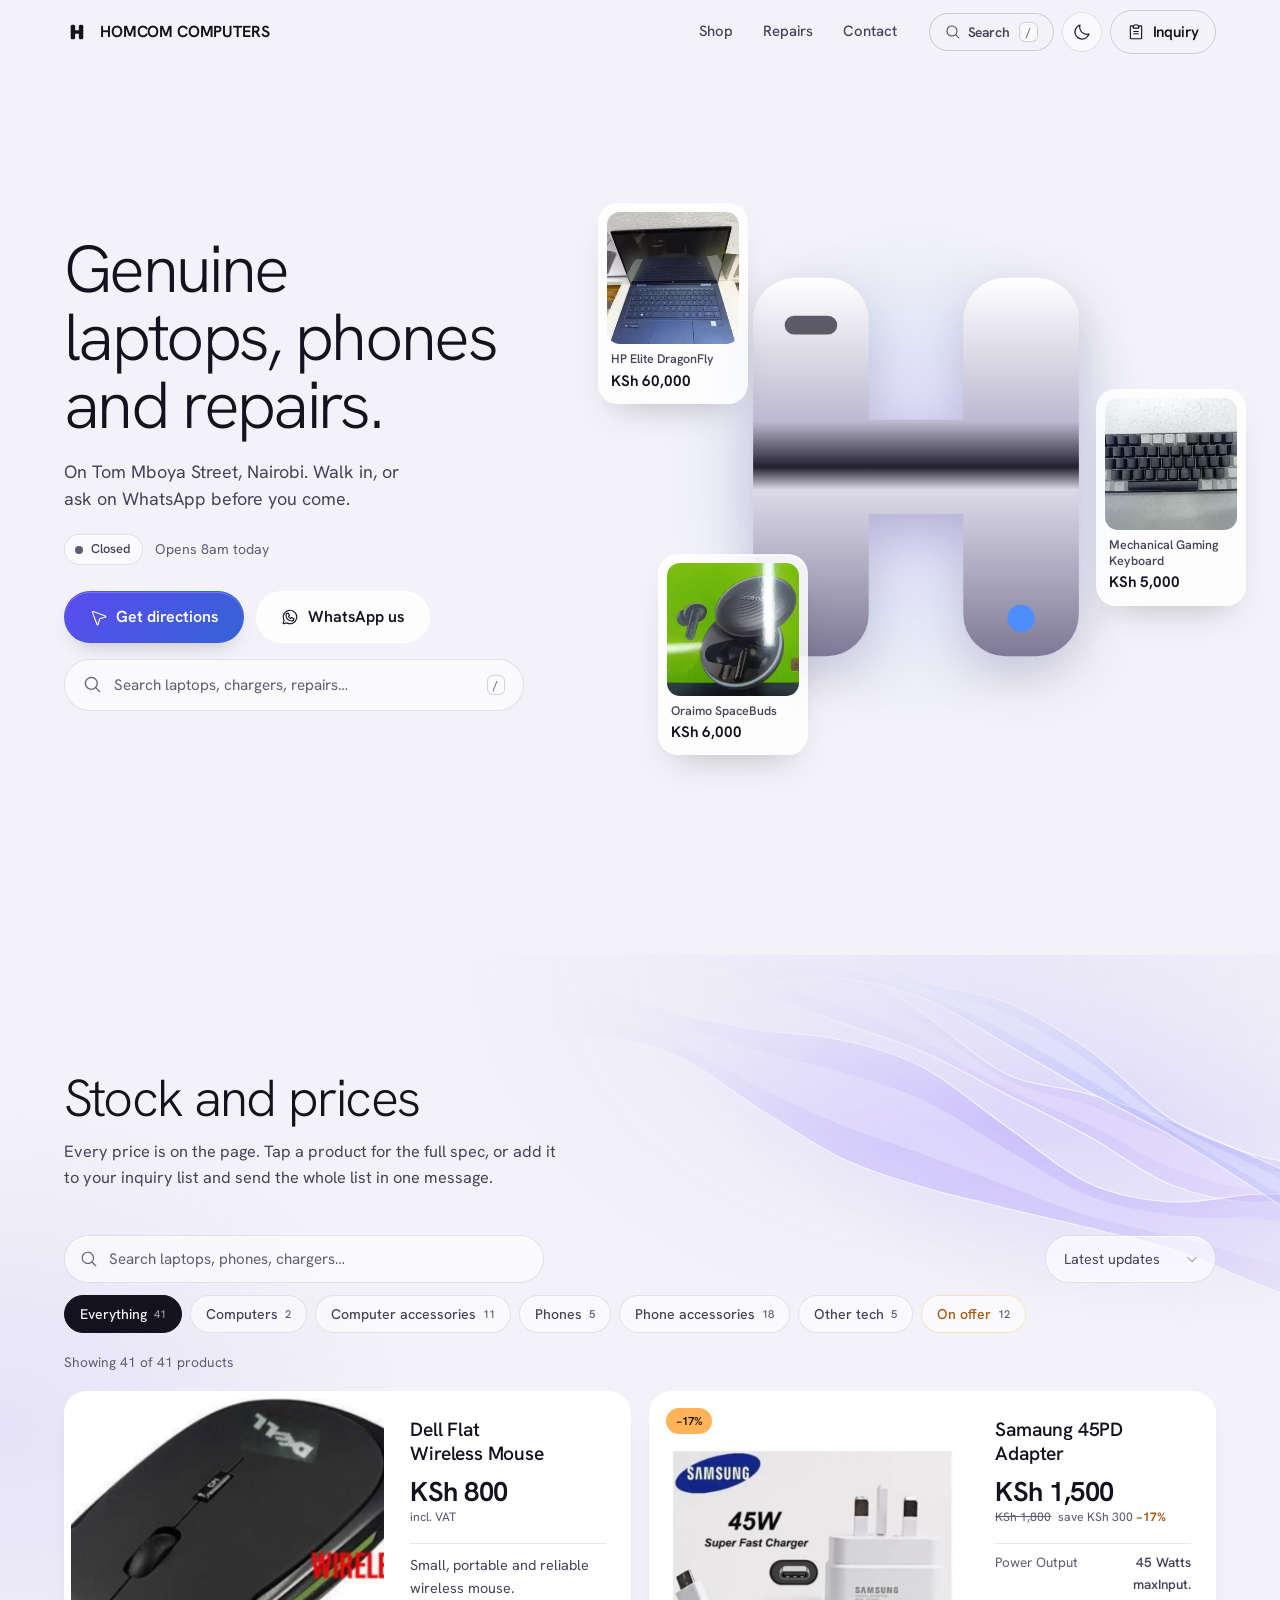
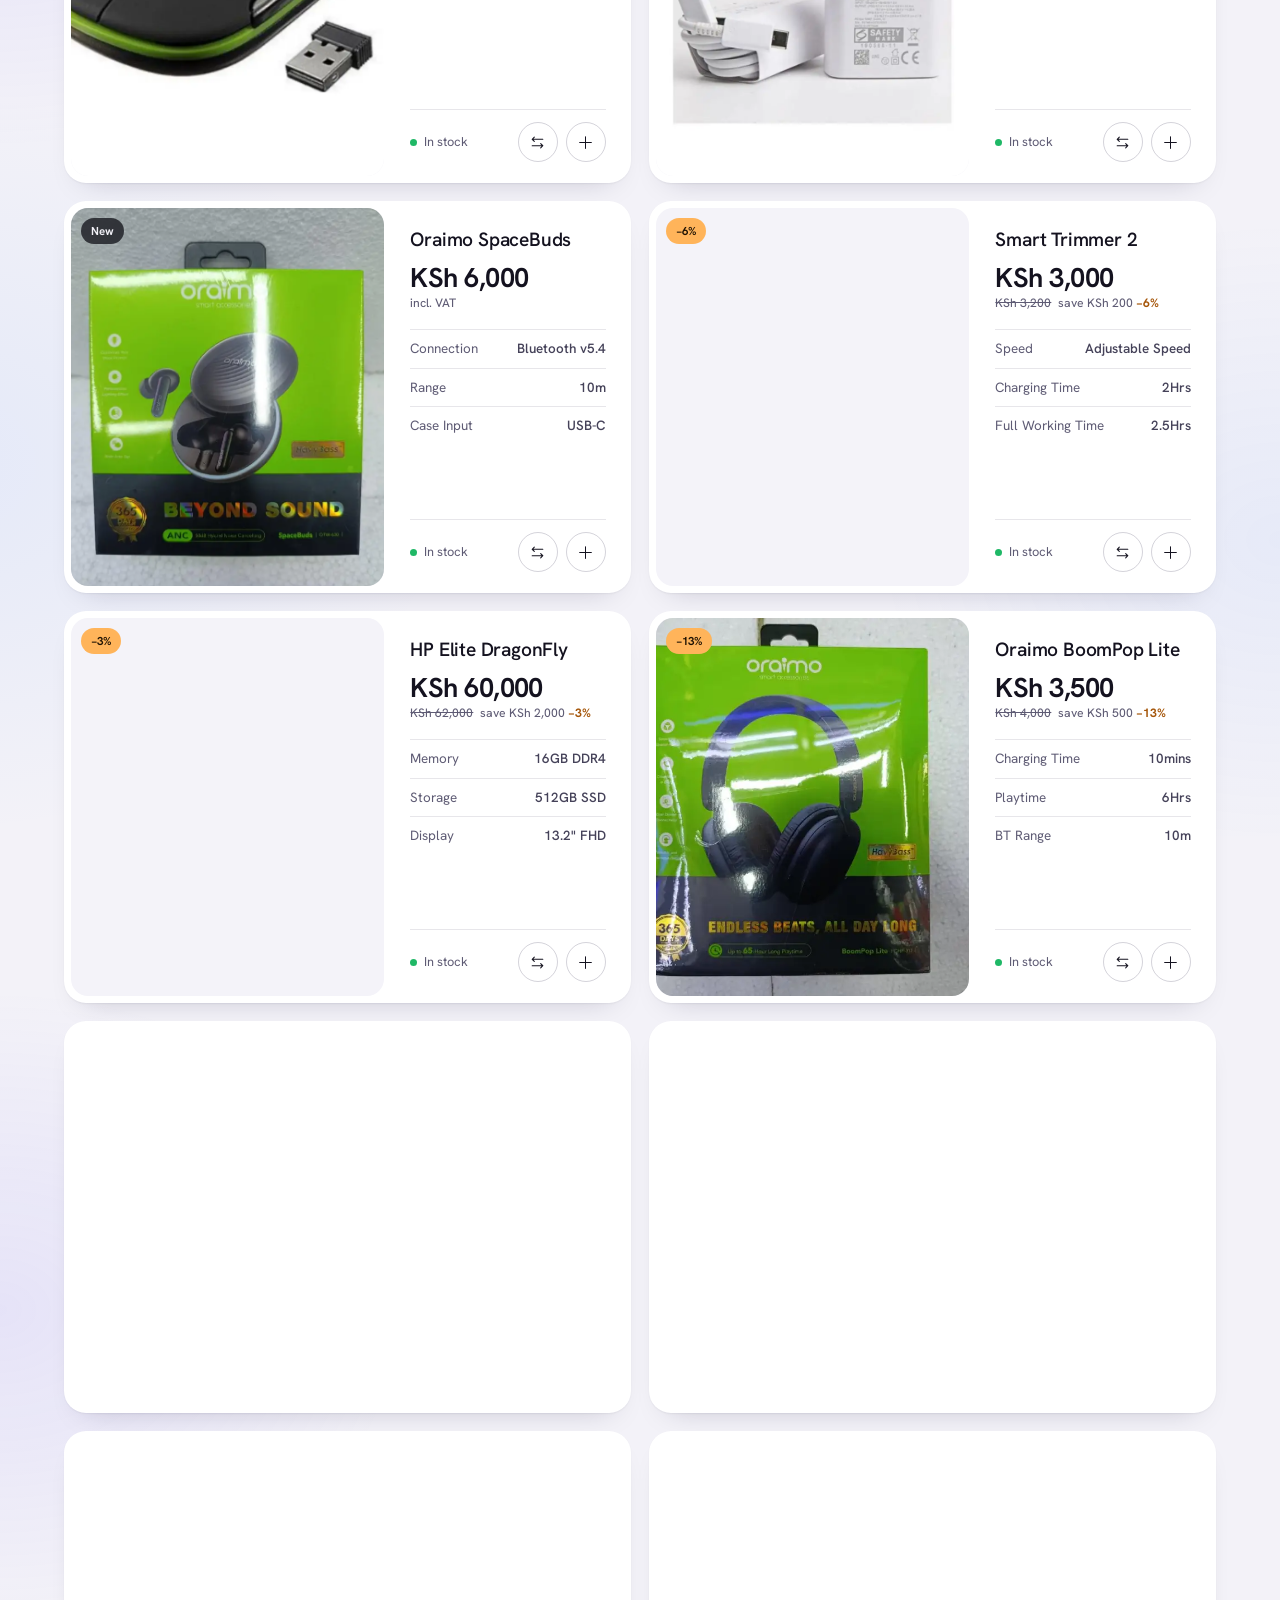
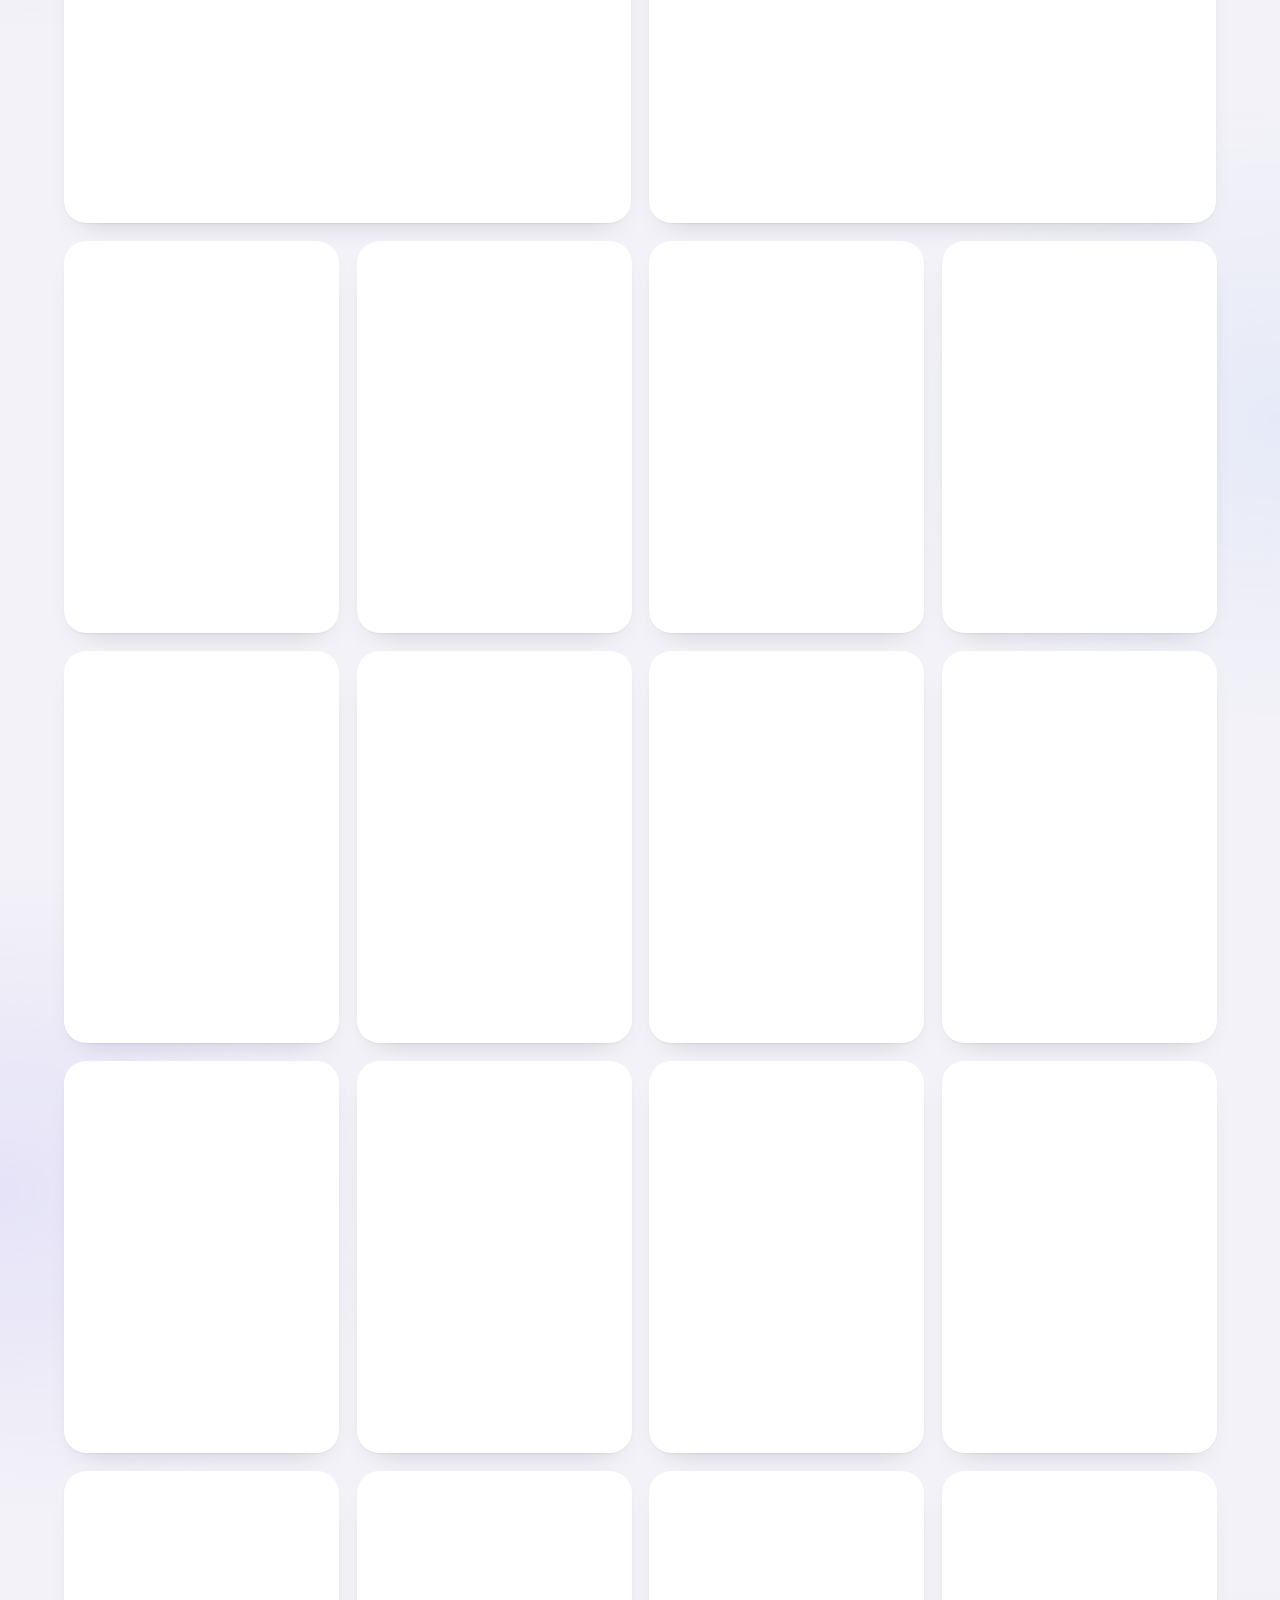
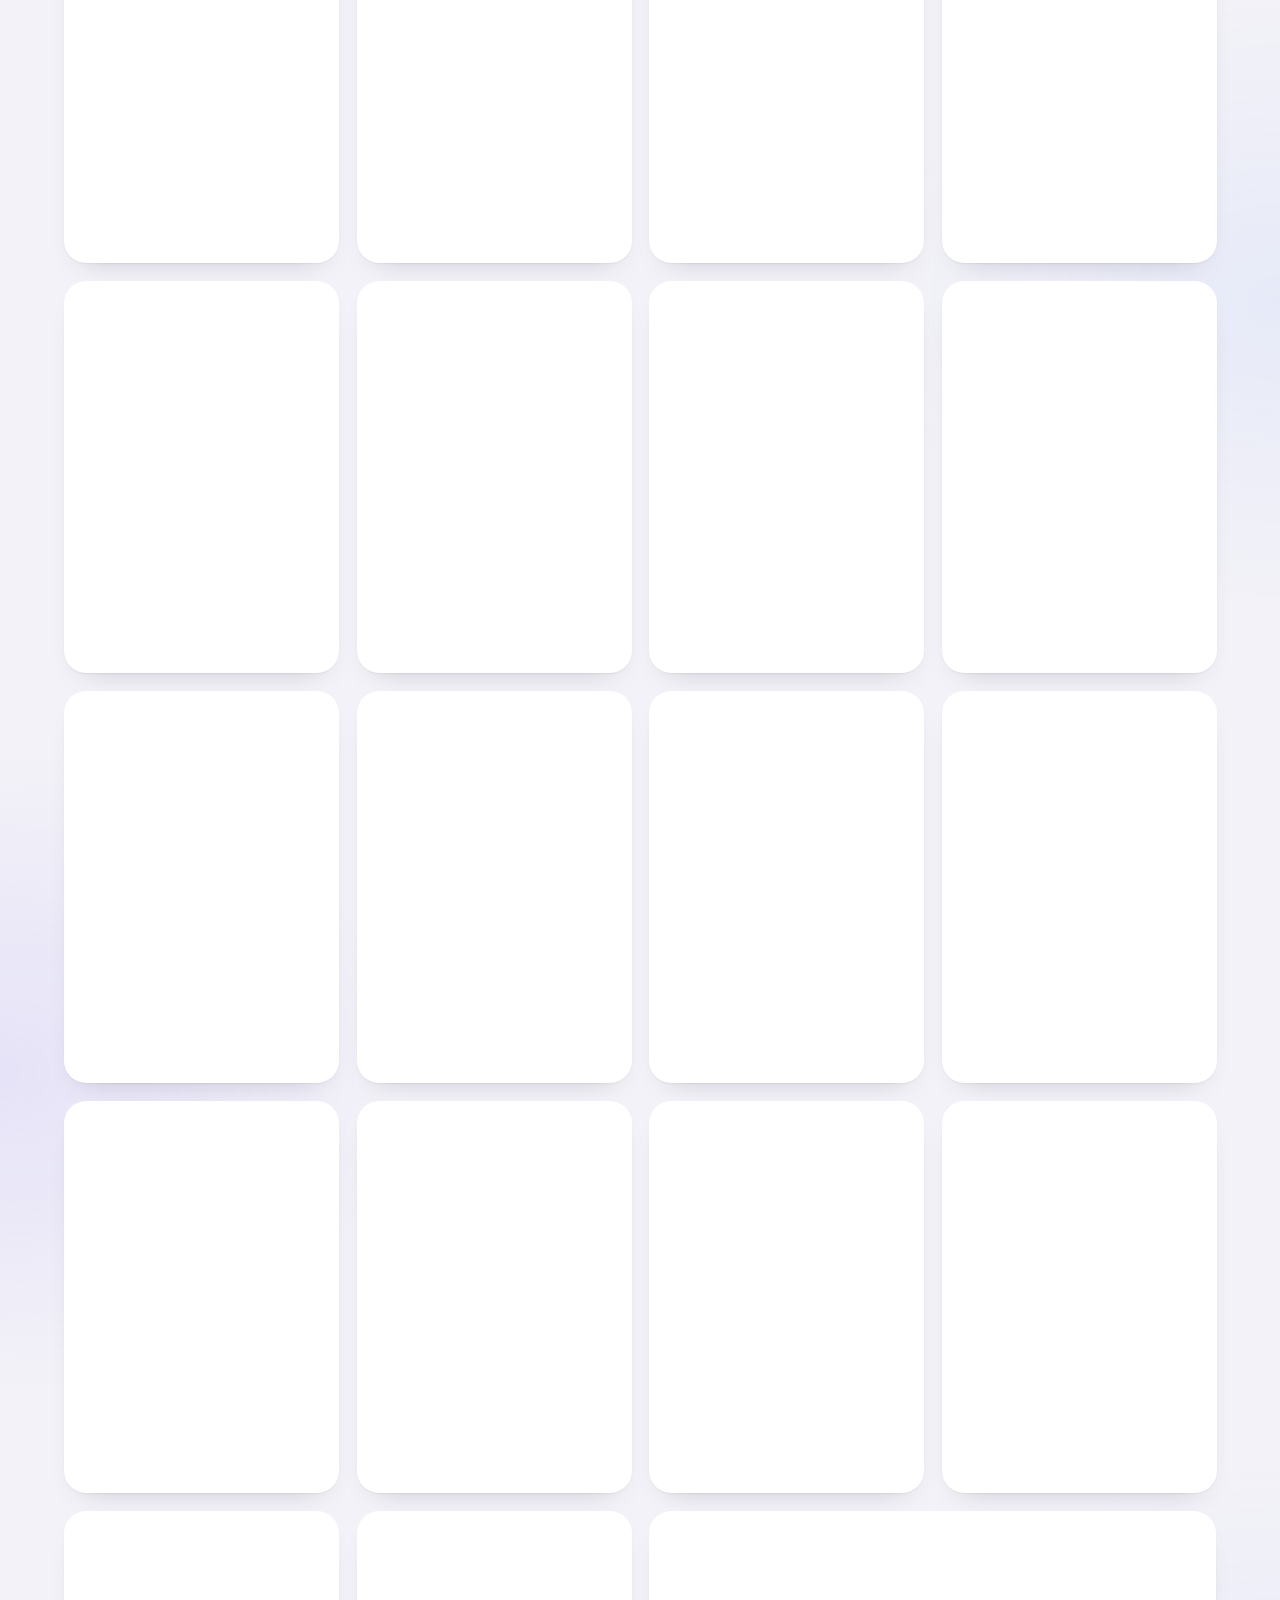
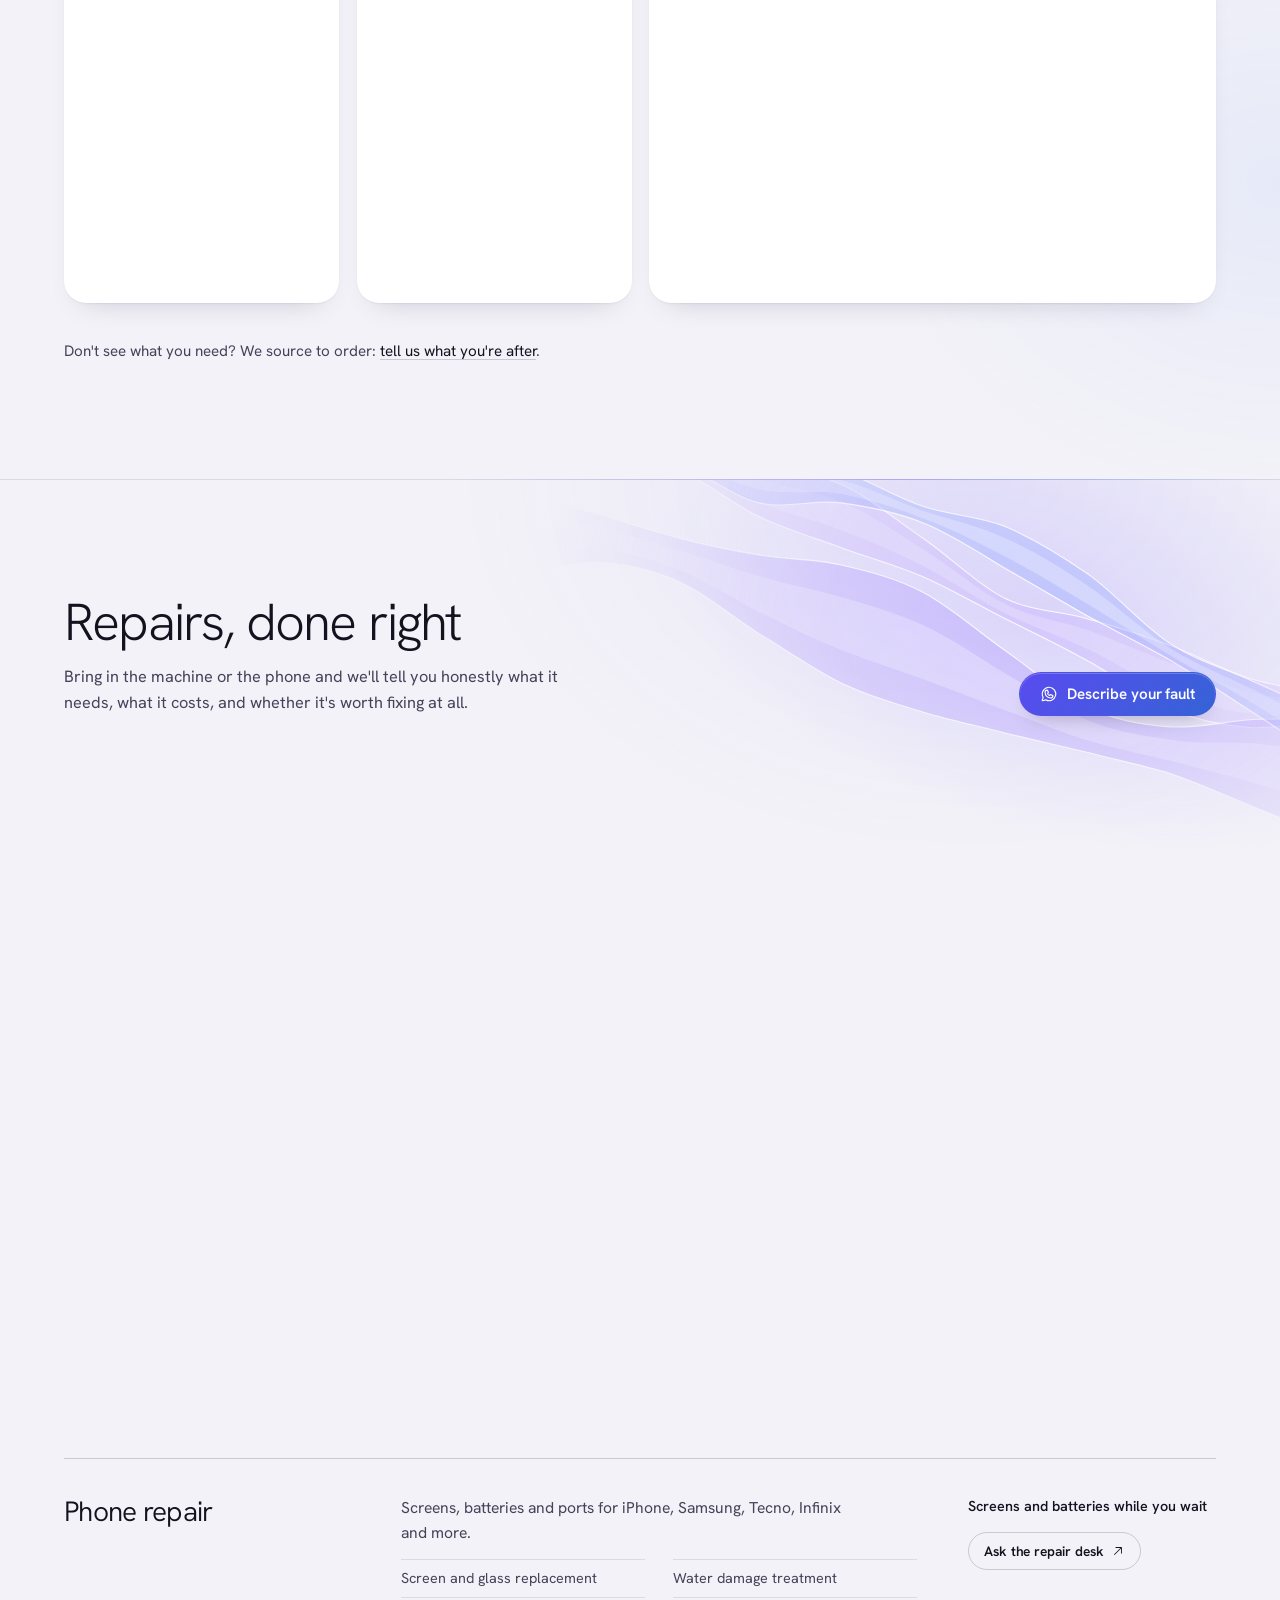
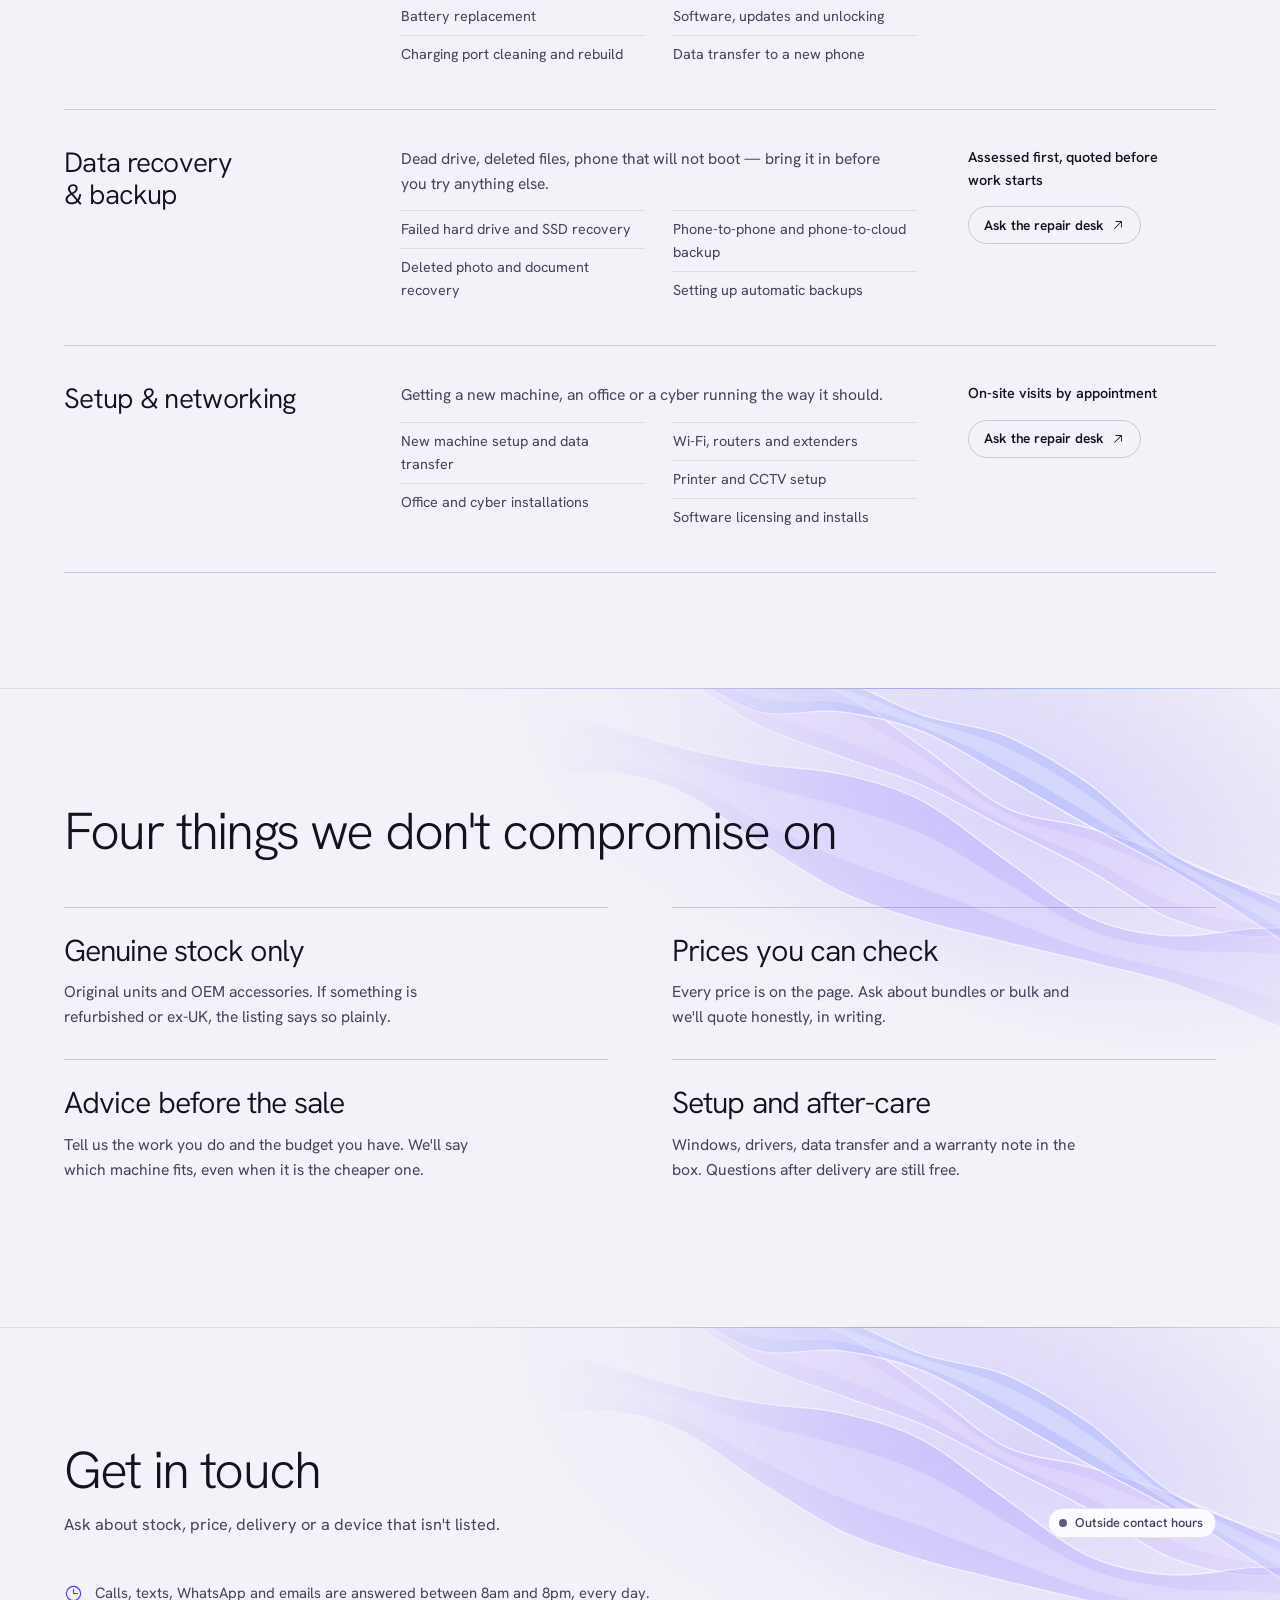
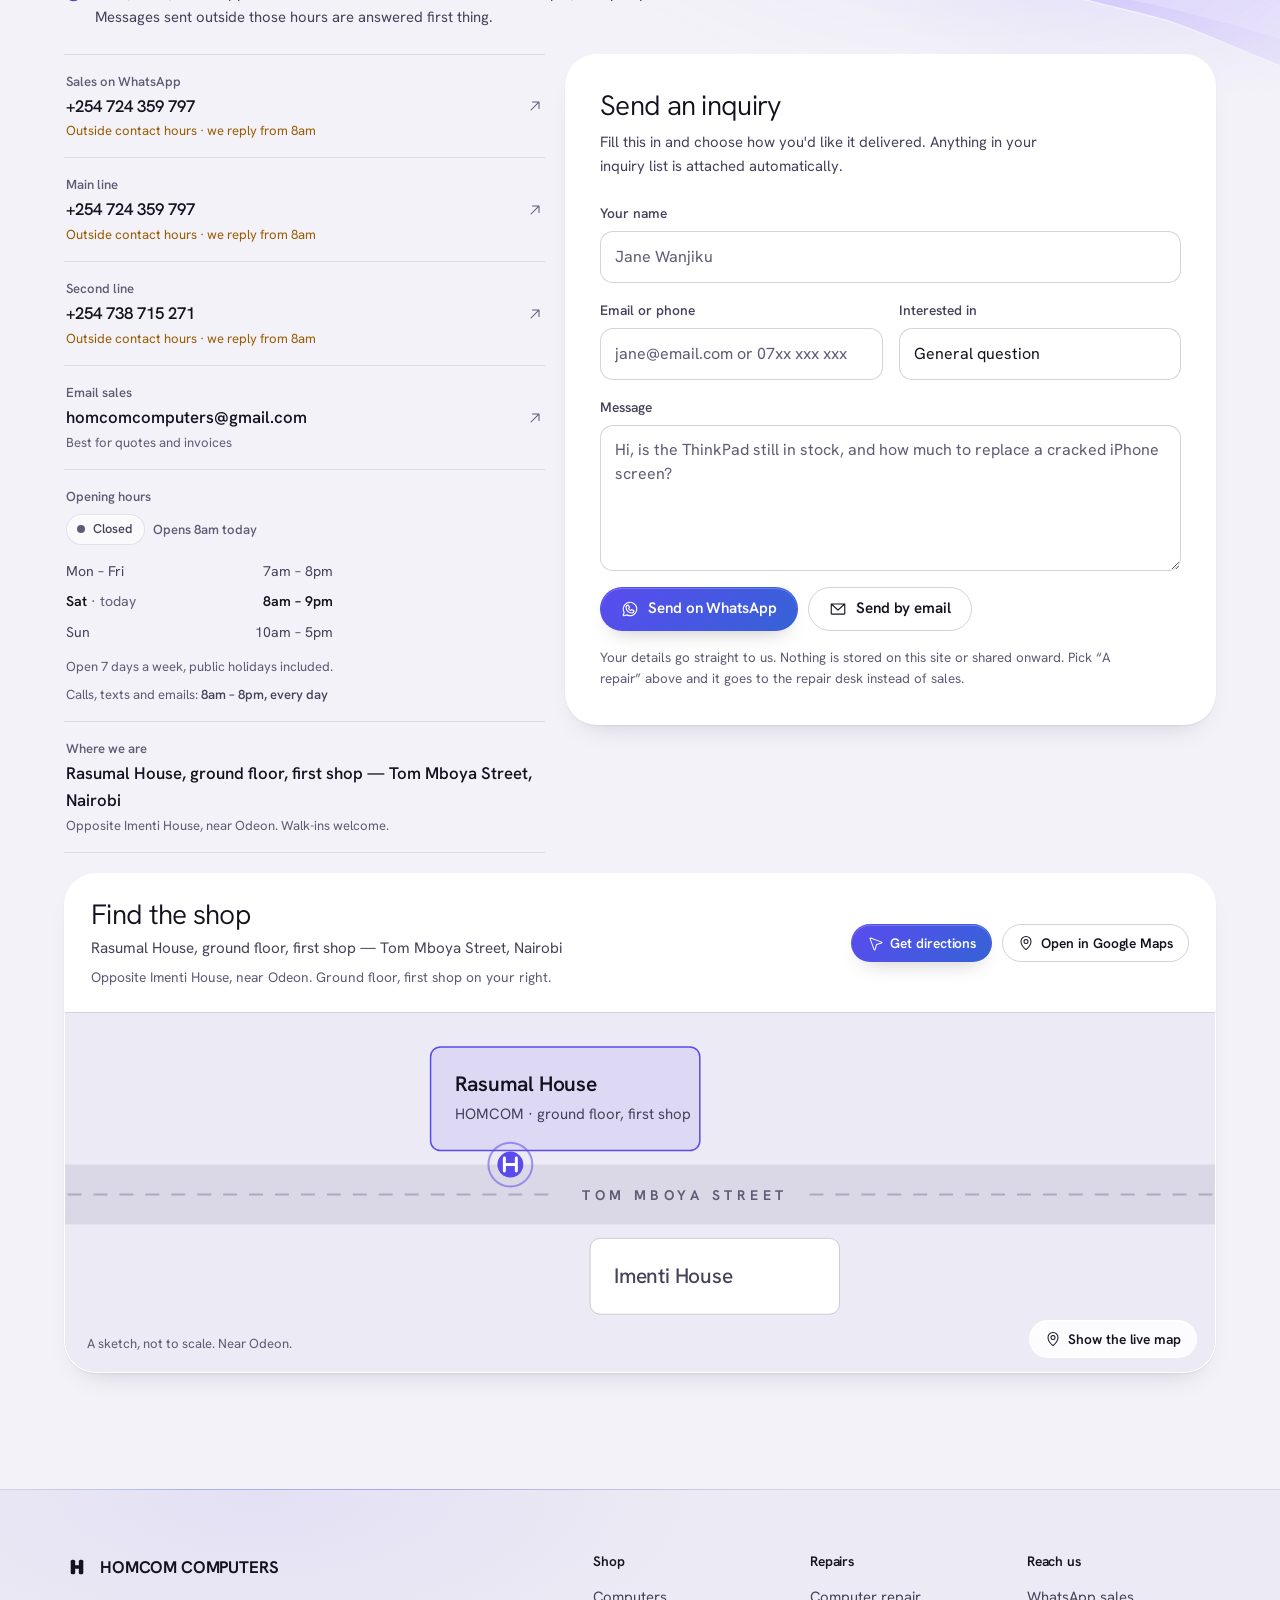
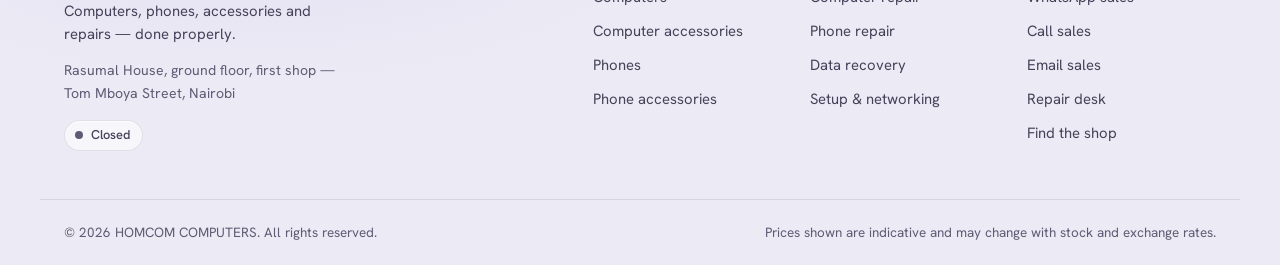
<file: index.html>
<!DOCTYPE html>
<html lang="en" data-theme="dark">
<head>
  <meta charset="UTF-8" />
  <!-- viewport-fit=cover is what switches on env(safe-area-inset-*) in the
       stylesheet. Without it those insets read as 0 and, because the status bar
       style below is translucent, the header slides under an iPhone's notch. -->
  <meta name="viewport" content="width=device-width, initial-scale=1.0, viewport-fit=cover" />
  <title>HOMCOM COMPUTERS — Computers, Phones, Accessories &amp; Repairs</title>
  <meta name="description" content="HOMCOM COMPUTERS sells laptops, desktops, phones and genuine accessories, and repairs computers and phones. Open 7 days a week on Tom Mboya Street, Nairobi. Every price is on the page; inquire by WhatsApp or email." />
  <meta name="theme-color" content="#07080C" />
  <meta name="color-scheme" content="dark light" />

  <link rel="canonical" href="https://homcomtech.com/" />

  <!-- Open Graph / social preview -->
  <meta property="og:title" content="HOMCOM COMPUTERS — Computers, Phones, Accessories &amp; Repairs" />
  <meta property="og:description" content="Laptops, desktops, phones, accessories and same-day repairs on Tom Mboya Street, Nairobi. Open 7 days a week." />
  <meta property="og:type" content="website" />
  <meta property="og:site_name" content="HOMCOM COMPUTERS" />
  <meta property="og:url" content="https://homcomtech.com/" />
  <meta property="og:image" content="https://homcomtech.com/assets/icons/og-image.jpg" />
  <meta property="og:image:type" content="image/jpeg" />
  <meta property="og:image:width" content="1200" />
  <meta property="og:image:height" content="630" />
  <meta property="og:image:alt" content="The HOMCOM H in chrome beside the words: Genuine laptops, phones and repairs. Tom Mboya Street, Nairobi, open 7 days." />
  <meta name="twitter:card" content="summary_large_image" />

  <!-- One typeface, served from this site: Hanken Grotesk, cut down to the
       characters the shop uses (30 KB). Asked for first so it arrives with the
       stylesheet rather than after it. -->
  <link rel="preload" href="assets/fonts/hanken-grotesk.woff2" as="font" type="font/woff2" crossorigin />
  <!-- ?v= is the build number (BUILD in app.js, CACHE_VERSION in the service
       worker). A phone still running last version's worker serves stylesheets
       and scripts from its cache; a new address is one it has never seen, so
       the new page never arrives wearing the old stylesheet. -->
  <link rel="stylesheet" href="assets/css/styles.css?v=29" />
  <!-- The H mark in chrome on Night ink, inline so the tab icon paints on the
       first response with no extra request. Its chrome is lighter through the
       middle than the stage's, so the H still reads as one letter at 16px.
       Safari on iPhone ignores this and uses apple-touch-icon. -->
  <link rel="icon" href="data:image/svg+xml,<svg xmlns='http://www.w3.org/2000/svg' viewBox='0 0 64 64'><defs><radialGradient id='g' cx='.5' cy='.56' r='.62'><stop offset='0' stop-color='%2333288A'/><stop offset='1' stop-color='%2307080C'/></radialGradient><linearGradient id='c' x1='0' y1='14' x2='0' y2='50' gradientUnits='userSpaceOnUse'><stop offset='0' stop-color='%23F6F5FC'/><stop offset='.42' stop-color='%23C4C0DA'/><stop offset='.5' stop-color='%236E6A8F'/><stop offset='.56' stop-color='%23E2DFEE'/><stop offset='1' stop-color='%238F8BB0'/></linearGradient></defs><rect width='64' height='64' rx='14' fill='url(%23g)'/><g fill='url(%23c)'><rect x='16.5' y='14' width='11' height='36' rx='4'/><rect x='36.5' y='14' width='11' height='36' rx='4'/><rect x='25' y='27.5' width='14' height='9' rx='3'/></g></svg>" />
  <link rel="icon" type="image/png" sizes="192x192" href="assets/icons/icon-192.png" />

  <!-- Installable on Android, iOS and desktop -->
  <link rel="manifest" href="manifest.webmanifest" />
  <!-- iPhone and iPad take the home-screen icon from here, not from the manifest.
       These are opaque and full-bleed on purpose: iOS lays a transparent PNG over
       black, and rounds the corners itself. -->
  <link rel="apple-touch-icon" sizes="180x180" href="assets/icons/apple-touch-icon.png" />
  <link rel="apple-touch-icon" sizes="167x167" href="assets/icons/apple-touch-icon-167.png" />
  <link rel="apple-touch-icon" sizes="152x152" href="assets/icons/apple-touch-icon-152.png" />
  <link rel="mask-icon" href="assets/img/brand/mask-icon.svg" color="#7B6BFF" />
  <meta name="apple-mobile-web-app-capable" content="yes" />
  <meta name="apple-mobile-web-app-status-bar-style" content="black-translucent" />
  <meta name="apple-mobile-web-app-title" content="HOMCOM" />
  <meta name="mobile-web-app-capable" content="yes" />

  <!-- Avoid a flash of the wrong theme -->
  <script>
    (function () {
      try {
        var saved = localStorage.getItem('homcom-theme');
        var prefersLight = window.matchMedia('(prefers-color-scheme: light)').matches;
        var theme = saved || (prefersLight ? 'light' : 'dark');
        document.documentElement.setAttribute('data-theme', theme);
        /* The browser's own bar matches the page, not the other theme. */
        var meta = document.querySelector('meta[name="theme-color"]');
        if (meta) meta.setAttribute('content', theme === 'light' ? '#F3F2F8' : '#07080C');
      } catch (e) {}
      /* Scripts are running. The stylesheet uses this to show the loading
         state of the catalogue, which only makes sense if something is going
         to fill it. */
      document.documentElement.className += ' js';

      /* Anything app.js has not revealed by now is shown regardless. The
         catalogue arrives when it arrives, but the shop's name, address, hours
         and both phone numbers are readable long before it. */
      setTimeout(function () {
        if (document.documentElement.className.indexOf('ready') < 0) {
          document.documentElement.className += ' show-all';
        }
      }, 1200);

      /* Last line of defence, and it lives in the page itself on purpose.
         index.html is the one file always fetched from the network, so this
         still arrives on a phone holding an old stylesheet or an old script —
         which is exactly the situation that leaves a blank page. app.js marks
         the page "ready" once it has painted. If that has not happened, show
         everything anyway and offer a one-tap repair. */
      var waitTimer;
      var isReady = function () {
        return document.documentElement.className.indexOf('ready') > -1;
      };

      function showStale() {
        if (isReady() || document.getElementById('stalePage')) return;

        var style = document.createElement('style');
        style.textContent =
          '.reveal,.reveal.in{opacity:1!important;transform:none!important;filter:none!important;animation:none!important}' +
          '.card{animation:none!important;opacity:1!important}' +
          '#stalePage{position:fixed;left:12px;right:12px;bottom:12px;z-index:9999;display:flex;' +
          'gap:10px;align-items:center;justify-content:space-between;flex-wrap:wrap;' +
          'padding:12px 14px;border-radius:16px;font:500 15px/1.4 "Hanken Grotesk",system-ui,sans-serif;' +
          'background:#12131B;color:#F2F1F7;border:1px solid rgba(255,255,255,.12);box-shadow:0 10px 30px rgba(0,0,0,.45)}' +
          '#stalePage button{border:0;border-radius:999px;min-height:44px;padding:8px 18px;font:inherit;' +
          'font-weight:650;background:#F2F1F7;color:#12131B}';
        document.head.appendChild(style);

        var bar = document.createElement('div');
        bar.id = 'stalePage';
        bar.innerHTML = '<span>This page did not load properly.</span>' +
          '<button type="button">Reload it</button>';
        bar.querySelector('button').onclick = function () {
          this.textContent = 'Reloading…';
          var jobs = [];
          try {
            if (window.caches) jobs.push(caches.keys().then(function (keys) {
              return Promise.all(keys.map(function (k) { return caches.delete(k); }));
            }));
            if (navigator.serviceWorker) jobs.push(navigator.serviceWorker.getRegistrations()
              .then(function (rs) { return Promise.all(rs.map(function (r) { return r.unregister(); })); }));
          } catch (e) {}
          Promise.all(jobs.map(function (j) { return j['catch'](function () { return null; }); }))
            .then(function () { location.replace(location.pathname + '?reload=' + Date.now()); });
        };
        document.body.appendChild(bar);
      }

      /* Slow is not broken. The catalogue is a single large file, and on a
         weak connection it can take well over a minute to arrive. A fixed
         timer called that a failure and told the customer the shop was broken
         while it was quietly still loading, and the repair button then threw
         away the cache and started the whole download again.

         So: while the browser is still fetching, keep waiting. Only give up
         once loading has finished without the shop appearing. */
      function considerStale() {
        if (isReady()) return;
        if (document.readyState !== 'complete') {
          waitTimer = setTimeout(considerStale, 2000);
          return;
        }
        showStale();
      }
      waitTimer = setTimeout(considerStale, 8000);

      /* A script that actually fails is a different thing from a slow one —
         there is nothing left to wait for, so say so straight away. */
      window.addEventListener('error', function (e) {
        var el = e.target;
        if (el && el.tagName === 'SCRIPT' && /\/(data|app)\.js/.test(el.src || '')) {
          clearTimeout(waitTimer);
          showStale();
        }
      }, true);
    })();
  </script>
</head>
<body>
  <a class="skip-link" href="#catalogue">Skip to the prices</a>

  <!-- Every icon on the site, from Phosphor (MIT), drawn once and reused with
       <use href="#i-…">. Generated; see assets/img/README.md. -->
  <!--SPRITE-->
  <svg class="sprite" aria-hidden="true" focusable="false" width="0" height="0"><defs>
    <symbol id="i-magnifying-glass" viewBox="0 0 256 256"><path d="M229.66,218.34l-50.07-50.06a88.11,88.11,0,1,0-11.31,11.31l50.06,50.07a8,8,0,0,0,11.32-11.32ZM40,112a72,72,0,1,1,72,72A72.08,72.08,0,0,1,40,112Z"/></symbol>
    <symbol id="i-list" viewBox="0 0 256 256"><path d="M224,128a8,8,0,0,1-8,8H40a8,8,0,0,1,0-16H216A8,8,0,0,1,224,128ZM40,72H216a8,8,0,0,0,0-16H40a8,8,0,0,0,0,16ZM216,184H40a8,8,0,0,0,0,16H216a8,8,0,0,0,0-16Z"/></symbol>
    <symbol id="i-sun" viewBox="0 0 256 256"><path d="M120,40V16a8,8,0,0,1,16,0V40a8,8,0,0,1-16,0Zm72,88a64,64,0,1,1-64-64A64.07,64.07,0,0,1,192,128Zm-16,0a48,48,0,1,0-48,48A48.05,48.05,0,0,0,176,128ZM58.34,69.66A8,8,0,0,0,69.66,58.34l-16-16A8,8,0,0,0,42.34,53.66Zm0,116.68-16,16a8,8,0,0,0,11.32,11.32l16-16a8,8,0,0,0-11.32-11.32ZM192,72a8,8,0,0,0,5.66-2.34l16-16a8,8,0,0,0-11.32-11.32l-16,16A8,8,0,0,0,192,72Zm5.66,114.34a8,8,0,0,0-11.32,11.32l16,16a8,8,0,0,0,11.32-11.32ZM48,128a8,8,0,0,0-8-8H16a8,8,0,0,0,0,16H40A8,8,0,0,0,48,128Zm80,80a8,8,0,0,0-8,8v24a8,8,0,0,0,16,0V216A8,8,0,0,0,128,208Zm112-88H216a8,8,0,0,0,0,16h24a8,8,0,0,0,0-16Z"/></symbol>
    <symbol id="i-moon" viewBox="0 0 256 256"><path d="M233.54,142.23a8,8,0,0,0-8-2,88.08,88.08,0,0,1-109.8-109.8,8,8,0,0,0-10-10,104.84,104.84,0,0,0-52.91,37A104,104,0,0,0,136,224a103.09,103.09,0,0,0,62.52-20.88,104.84,104.84,0,0,0,37-52.91A8,8,0,0,0,233.54,142.23ZM188.9,190.34A88,88,0,0,1,65.66,67.11a89,89,0,0,1,31.4-26A106,106,0,0,0,96,56,104.11,104.11,0,0,0,200,160a106,106,0,0,0,14.92-1.06A89,89,0,0,1,188.9,190.34Z"/></symbol>
    <symbol id="i-download-simple" viewBox="0 0 256 256"><path d="M224,144v64a8,8,0,0,1-8,8H40a8,8,0,0,1-8-8V144a8,8,0,0,1,16,0v56H208V144a8,8,0,0,1,16,0Zm-101.66,5.66a8,8,0,0,0,11.32,0l40-40a8,8,0,0,0-11.32-11.32L136,124.69V32a8,8,0,0,0-16,0v92.69L93.66,98.34a8,8,0,0,0-11.32,11.32Z"/></symbol>
    <symbol id="i-clipboard-text" viewBox="0 0 256 256"><path d="M168,152a8,8,0,0,1-8,8H96a8,8,0,0,1,0-16h64A8,8,0,0,1,168,152Zm-8-40H96a8,8,0,0,0,0,16h64a8,8,0,0,0,0-16Zm56-64V216a16,16,0,0,1-16,16H56a16,16,0,0,1-16-16V48A16,16,0,0,1,56,32H92.26a47.92,47.92,0,0,1,71.48,0H200A16,16,0,0,1,216,48ZM96,64h64a32,32,0,0,0-64,0ZM200,48H173.25A47.93,47.93,0,0,1,176,64v8a8,8,0,0,1-8,8H88a8,8,0,0,1-8-8V64a47.93,47.93,0,0,1,2.75-16H56V216H200Z"/></symbol>
    <symbol id="i-whatsapp-logo" viewBox="0 0 256 256"><path d="M187.58,144.84l-32-16a8,8,0,0,0-8,.5l-14.69,9.8a40.55,40.55,0,0,1-16-16l9.8-14.69a8,8,0,0,0,.5-8l-16-32A8,8,0,0,0,104,64a40,40,0,0,0-40,40,88.1,88.1,0,0,0,88,88,40,40,0,0,0,40-40A8,8,0,0,0,187.58,144.84ZM152,176a72.08,72.08,0,0,1-72-72A24,24,0,0,1,99.29,80.46l11.48,23L101,118a8,8,0,0,0-.73,7.51,56.47,56.47,0,0,0,30.15,30.15A8,8,0,0,0,138,155l14.61-9.74,23,11.48A24,24,0,0,1,152,176ZM128,24A104,104,0,0,0,36.18,176.88L24.83,210.93a16,16,0,0,0,20.24,20.24l34.05-11.35A104,104,0,1,0,128,24Zm0,192a87.87,87.87,0,0,1-44.06-11.81,8,8,0,0,0-6.54-.67L40,216,52.47,178.6a8,8,0,0,0-.66-6.54A88,88,0,1,1,128,216Z"/></symbol>
    <symbol id="i-phone" viewBox="0 0 256 256"><path d="M222.37,158.46l-47.11-21.11-.13-.06a16,16,0,0,0-15.17,1.4,8.12,8.12,0,0,0-.75.56L134.87,160c-15.42-7.49-31.34-23.29-38.83-38.51l20.78-24.71c.2-.25.39-.5.57-.77a16,16,0,0,0,1.32-15.06l0-.12L97.54,33.64a16,16,0,0,0-16.62-9.52A56.26,56.26,0,0,0,32,80c0,79.4,64.6,144,144,144a56.26,56.26,0,0,0,55.88-48.92A16,16,0,0,0,222.37,158.46ZM176,208A128.14,128.14,0,0,1,48,80,40.2,40.2,0,0,1,82.87,40a.61.61,0,0,0,0,.12l21,47L83.2,111.86a6.13,6.13,0,0,0-.57.77,16,16,0,0,0-1,15.7c9.06,18.53,27.73,37.06,46.46,46.11a16,16,0,0,0,15.75-1.14,8.44,8.44,0,0,0,.74-.56L168.89,152l47,21.05h0s.08,0,.11,0A40.21,40.21,0,0,1,176,208Z"/></symbol>
    <symbol id="i-envelope-simple" viewBox="0 0 256 256"><path d="M224,48H32a8,8,0,0,0-8,8V192a16,16,0,0,0,16,16H216a16,16,0,0,0,16-16V56A8,8,0,0,0,224,48ZM203.43,64,128,133.15,52.57,64ZM216,192H40V74.19l82.59,75.71a8,8,0,0,0,10.82,0L216,74.19V192Z"/></symbol>
    <symbol id="i-clock" viewBox="0 0 256 256"><path d="M128,24A104,104,0,1,0,232,128,104.11,104.11,0,0,0,128,24Zm0,192a88,88,0,1,1,88-88A88.1,88.1,0,0,1,128,216Zm64-88a8,8,0,0,1-8,8H128a8,8,0,0,1-8-8V72a8,8,0,0,1,16,0v48h48A8,8,0,0,1,192,128Z"/></symbol>
    <symbol id="i-map-pin" viewBox="0 0 256 256"><path d="M128,64a40,40,0,1,0,40,40A40,40,0,0,0,128,64Zm0,64a24,24,0,1,1,24-24A24,24,0,0,1,128,128Zm0-112a88.1,88.1,0,0,0-88,88c0,31.4,14.51,64.68,42,96.25a254.19,254.19,0,0,0,41.45,38.3,8,8,0,0,0,9.18,0A254.19,254.19,0,0,0,174,200.25c27.45-31.57,42-64.85,42-96.25A88.1,88.1,0,0,0,128,16Zm0,206c-16.53-13-72-60.75-72-118a72,72,0,0,1,144,0C200,161.23,144.53,209,128,222Z"/></symbol>
    <symbol id="i-navigation-arrow" viewBox="0 0 256 256"><path d="M237.33,106.21,61.41,41l-.16-.05A16,16,0,0,0,40.9,61.25a1,1,0,0,0,.05.16l65.26,175.92A15.77,15.77,0,0,0,121.28,248h.3a15.77,15.77,0,0,0,15-11.29l.06-.2,21.84-78,78-21.84.2-.06a16,16,0,0,0,.62-30.38ZM149.84,144.3a8,8,0,0,0-5.54,5.54L121.3,232l-.06-.17L56,56l175.82,65.22.16.06Z"/></symbol>
    <symbol id="i-arrow-up-right" viewBox="0 0 256 256"><path d="M200,64V168a8,8,0,0,1-16,0V83.31L69.66,197.66a8,8,0,0,1-11.32-11.32L172.69,72H88a8,8,0,0,1,0-16H192A8,8,0,0,1,200,64Z"/></symbol>
    <symbol id="i-arrow-right" viewBox="0 0 256 256"><path d="M221.66,133.66l-72,72a8,8,0,0,1-11.32-11.32L196.69,136H40a8,8,0,0,1,0-16H196.69L138.34,61.66a8,8,0,0,1,11.32-11.32l72,72A8,8,0,0,1,221.66,133.66Z"/></symbol>
    <symbol id="i-x" viewBox="0 0 256 256"><path d="M205.66,194.34a8,8,0,0,1-11.32,11.32L128,139.31,61.66,205.66a8,8,0,0,1-11.32-11.32L116.69,128,50.34,61.66A8,8,0,0,1,61.66,50.34L128,116.69l66.34-66.35a8,8,0,0,1,11.32,11.32L139.31,128Z"/></symbol>
    <symbol id="i-arrows-left-right" viewBox="0 0 256 256"><path d="M213.66,181.66l-32,32a8,8,0,0,1-11.32-11.32L188.69,184H48a8,8,0,0,1,0-16H188.69l-18.35-18.34a8,8,0,0,1,11.32-11.32l32,32A8,8,0,0,1,213.66,181.66Zm-139.32-64a8,8,0,0,0,11.32-11.32L67.31,88H208a8,8,0,0,0,0-16H67.31L85.66,53.66A8,8,0,0,0,74.34,42.34l-32,32a8,8,0,0,0,0,11.32Z"/></symbol>
    <symbol id="i-hand-swipe-right" viewBox="0 0 256 256"><path d="M216,140v36c0,25.59-8.49,42.85-8.85,43.58A8,8,0,0,1,200,224a7.9,7.9,0,0,1-3.57-.85,8,8,0,0,1-3.58-10.73c.06-.12,7.16-14.81,7.16-36.42V140a12,12,0,0,0-24,0v4a8,8,0,0,1-16,0V124a12,12,0,0,0-24,0v12a8,8,0,0,1-16,0V68a12,12,0,0,0-24,0V176a8,8,0,0,1-14.79,4.23l-18.68-30-.14-.23A12,12,0,1,0,41.6,162L70.89,212A8,8,0,1,1,57.08,220l-29.32-50a28,28,0,0,1,48.41-28.17L80,148V68a28,28,0,0,1,56,0V98.7a28,28,0,0,1,38.65,16.69A28,28,0,0,1,216,140Zm37.66-89.66-32-32a8,8,0,0,0-11.31,11.32L228.68,48H176a8,8,0,0,0,0,16h52.69L210.34,82.34a8,8,0,0,0,11.31,11.32l32-32A8,8,0,0,0,253.66,50.34Z"/></symbol>
    <symbol id="i-check" viewBox="0 0 256 256"><path d="M229.66,77.66l-128,128a8,8,0,0,1-11.32,0l-56-56a8,8,0,0,1,11.32-11.32L96,188.69,218.34,66.34a8,8,0,0,1,11.32,11.32Z"/></symbol>
    <symbol id="i-plus" viewBox="0 0 256 256"><path d="M224,128a8,8,0,0,1-8,8H136v80a8,8,0,0,1-16,0V136H40a8,8,0,0,1,0-16h80V40a8,8,0,0,1,16,0v80h80A8,8,0,0,1,224,128Z"/></symbol>
    <symbol id="i-arrow-clockwise" viewBox="0 0 256 256"><path d="M240,56v48a8,8,0,0,1-8,8H184a8,8,0,0,1,0-16H211.4L184.81,71.64l-.25-.24a80,80,0,1,0-1.67,114.78,8,8,0,0,1,11,11.63A95.44,95.44,0,0,1,128,224h-1.32A96,96,0,1,1,195.75,60L224,85.8V56a8,8,0,1,1,16,0Z"/></symbol>
    <symbol id="i-pause" viewBox="0 0 256 256"><path d="M200,32H160a16,16,0,0,0-16,16V208a16,16,0,0,0,16,16h40a16,16,0,0,0,16-16V48A16,16,0,0,0,200,32Zm0,176H160V48h40ZM96,32H56A16,16,0,0,0,40,48V208a16,16,0,0,0,16,16H96a16,16,0,0,0,16-16V48A16,16,0,0,0,96,32Zm0,176H56V48H96Z"/></symbol>
    <symbol id="i-play" viewBox="0 0 256 256"><path d="M232.4,114.49,88.32,26.35a16,16,0,0,0-16.2-.3A15.86,15.86,0,0,0,64,39.87V216.13A15.94,15.94,0,0,0,80,232a16.07,16.07,0,0,0,8.36-2.35L232.4,141.51a15.81,15.81,0,0,0,0-27ZM80,215.94V40l143.83,88Z"/></symbol>
    <symbol id="i-laptop" viewBox="0 0 256 256"><path d="M232,168h-8V72a24,24,0,0,0-24-24H56A24,24,0,0,0,32,72v96H24a8,8,0,0,0-8,8v16a24,24,0,0,0,24,24H216a24,24,0,0,0,24-24V176A8,8,0,0,0,232,168ZM48,72a8,8,0,0,1,8-8H200a8,8,0,0,1,8,8v96H48ZM224,192a8,8,0,0,1-8,8H40a8,8,0,0,1-8-8v-8H224ZM152,88a8,8,0,0,1-8,8H112a8,8,0,0,1,0-16h32A8,8,0,0,1,152,88Z"/></symbol>
    <symbol id="i-device-mobile" viewBox="0 0 256 256"><path d="M176,16H80A24,24,0,0,0,56,40V216a24,24,0,0,0,24,24h96a24,24,0,0,0,24-24V40A24,24,0,0,0,176,16ZM72,64H184V192H72Zm8-32h96a8,8,0,0,1,8,8v8H72V40A8,8,0,0,1,80,32Zm96,192H80a8,8,0,0,1-8-8v-8H184v8A8,8,0,0,1,176,224Z"/></symbol>
    <symbol id="i-hard-drives" viewBox="0 0 256 256"><path d="M208,136H48a16,16,0,0,0-16,16v48a16,16,0,0,0,16,16H208a16,16,0,0,0,16-16V152A16,16,0,0,0,208,136Zm0,64H48V152H208v48Zm0-160H48A16,16,0,0,0,32,56v48a16,16,0,0,0,16,16H208a16,16,0,0,0,16-16V56A16,16,0,0,0,208,40Zm0,64H48V56H208v48ZM192,80a12,12,0,1,1-12-12A12,12,0,0,1,192,80Zm0,96a12,12,0,1,1-12-12A12,12,0,0,1,192,176Z"/></symbol>
    <symbol id="i-network" viewBox="0 0 256 256"><path d="M232,112H136V88h8a16,16,0,0,0,16-16V40a16,16,0,0,0-16-16H112A16,16,0,0,0,96,40V72a16,16,0,0,0,16,16h8v24H24a8,8,0,0,0,0,16H56v32H48a16,16,0,0,0-16,16v32a16,16,0,0,0,16,16H80a16,16,0,0,0,16-16V176a16,16,0,0,0-16-16H72V128H184v32h-8a16,16,0,0,0-16,16v32a16,16,0,0,0,16,16h32a16,16,0,0,0,16-16V176a16,16,0,0,0-16-16h-8V128h32a8,8,0,0,0,0-16ZM112,40h32V72H112ZM80,208H48V176H80Zm128,0H176V176h32Z"/></symbol>
    <symbol id="i-wrench" viewBox="0 0 256 256"><path d="M226.76,69a8,8,0,0,0-12.84-2.88l-40.3,37.19-17.23-3.7-3.7-17.23,37.19-40.3A8,8,0,0,0,187,29.24,72,72,0,0,0,88,96,72.34,72.34,0,0,0,94,124.94L33.79,177c-.15.12-.29.26-.43.39a32,32,0,0,0,45.26,45.26c.13-.13.27-.28.39-.42L131.06,162A72,72,0,0,0,232,96,71.56,71.56,0,0,0,226.76,69ZM160,152a56.14,56.14,0,0,1-27.07-7,8,8,0,0,0-9.92,1.77L67.11,211.51a16,16,0,0,1-22.62-22.62L109.18,133a8,8,0,0,0,1.77-9.93,56,56,0,0,1,58.36-82.31l-31.2,33.81a8,8,0,0,0-1.94,7.1L141.83,108a8,8,0,0,0,6.14,6.14l26.35,5.66a8,8,0,0,0,7.1-1.94l33.81-31.2A56.06,56.06,0,0,1,160,152Z"/></symbol>
    <symbol id="i-trash" viewBox="0 0 256 256"><path d="M216,48H176V40a24,24,0,0,0-24-24H104A24,24,0,0,0,80,40v8H40a8,8,0,0,0,0,16h8V208a16,16,0,0,0,16,16H192a16,16,0,0,0,16-16V64h8a8,8,0,0,0,0-16ZM96,40a8,8,0,0,1,8-8h48a8,8,0,0,1,8,8v8H96Zm96,168H64V64H192ZM112,104v64a8,8,0,0,1-16,0V104a8,8,0,0,1,16,0Zm48,0v64a8,8,0,0,1-16,0V104a8,8,0,0,1,16,0Z"/></symbol>
    <symbol id="i-link-simple" viewBox="0 0 256 256"><path d="M165.66,90.34a8,8,0,0,1,0,11.32l-64,64a8,8,0,0,1-11.32-11.32l64-64A8,8,0,0,1,165.66,90.34ZM215.6,40.4a56,56,0,0,0-79.2,0L106.34,70.45a8,8,0,0,0,11.32,11.32l30.06-30a40,40,0,0,1,56.57,56.56l-30.07,30.06a8,8,0,0,0,11.31,11.32L215.6,119.6a56,56,0,0,0,0-79.2ZM138.34,174.22l-30.06,30.06a40,40,0,1,1-56.56-56.57l30.05-30.05a8,8,0,0,0-11.32-11.32L40.4,136.4a56,56,0,0,0,79.2,79.2l30.06-30.07a8,8,0,0,0-11.32-11.31Z"/></symbol>
    <symbol id="i-pencil-simple" viewBox="0 0 256 256"><path d="M227.31,73.37,182.63,28.68a16,16,0,0,0-22.63,0L36.69,152A15.86,15.86,0,0,0,32,163.31V208a16,16,0,0,0,16,16H92.69A15.86,15.86,0,0,0,104,219.31L227.31,96a16,16,0,0,0,0-22.63ZM92.69,208H48V163.31l88-88L180.69,120ZM192,108.68,147.31,64l24-24L216,84.68Z"/></symbol>
  </defs></svg>
  <!--/SPRITE-->

  <!-- ───────────────────────── Header ───────────────────────── -->
  <header class="site-header" id="top">
    <div class="wrap header-inner">
      <a class="brand" href="#top" aria-label="HOMCOM COMPUTERS home">
        <svg class="brand-mark" viewBox="0 0 64 64" aria-hidden="true">
          <rect x="16.5" y="14" width="11" height="36" rx="4" />
          <rect x="36.5" y="14" width="11" height="36" rx="4" />
          <rect x="25" y="27.5" width="14" height="9" rx="3" />
        </svg>
        <span class="brand-name" data-site="brand">HOMCOM COMPUTERS</span>
      </a>

      <span class="status-pill header-status" data-status-pill title="Opening hours"></span>

      <nav class="nav" id="nav" aria-label="Main">
        <a href="#catalogue">Shop</a>
        <a href="#repairs">Repairs</a>
        <a href="#contact">Contact</a>
        <button type="button" class="nav-theme" id="installBtnNav" hidden>
          <svg class="i" aria-hidden="true"><use href="#i-download-simple" /></svg>
          <span>Install app</span>
        </button>
        <button type="button" class="nav-theme" id="themeToggleMobile">
          <svg class="i i-sun" aria-hidden="true"><use href="#i-sun" /></svg>
          <svg class="i i-moon" aria-hidden="true"><use href="#i-moon" /></svg>
          <span class="light-only">Dark mode</span><span class="dark-only">Light mode</span>
        </button>
      </nav>

      <div class="header-actions">
        <button class="btn btn-ghost btn-small search-trigger" id="openSearch" type="button" aria-haspopup="dialog">
          <svg class="i" aria-hidden="true"><use href="#i-magnifying-glass" /></svg>
          <span>Search</span>
          <kbd class="kbd-hint">/</kbd>
        </button>

        <button class="btn btn-ghost btn-small install-btn" id="installBtn" type="button" hidden>
          <svg class="i" aria-hidden="true"><use href="#i-download-simple" /></svg>
          <span>Install app</span>
        </button>

        <button class="icon-btn" id="themeToggle" type="button" aria-label="Switch colour theme" title="Switch theme">
          <svg class="i i-sun" aria-hidden="true"><use href="#i-sun" /></svg>
          <svg class="i i-moon" aria-hidden="true"><use href="#i-moon" /></svg>
        </button>

        <button class="btn btn-ghost inquiry-btn" id="openInquiry" type="button" aria-haspopup="dialog">
          <svg class="i" aria-hidden="true"><use href="#i-clipboard-text" /></svg>
          <span>Inquiry</span>
          <span class="badge" id="inquiryCount" hidden>0</span>
        </button>

        <button class="icon-btn nav-toggle" id="navToggle" type="button" aria-label="Open menu" aria-expanded="false" aria-controls="nav">
          <svg class="i" aria-hidden="true"><use href="#i-list" /></svg>
        </button>
      </div>
    </div>
    <span class="scroll-progress" aria-hidden="true"></span>
  </header>

  <main>
    <!-- ───────────────────────── Hero ─────────────────────────
         The shop's mark as a chrome object on its own stage, with three real
         products from the shelf floating round it. Everything a walk-in needs
         is in the first screen: what the shop is, where, whether it is open
         now, and the two ways to act on it. -->
    <section class="hero" aria-labelledby="heroTitle">
      <!-- motion.js draws the chrome H and its light into this, across the
           whole first screen and behind the words. -->
      <canvas class="hero-canvas" aria-hidden="true"></canvas>
      <div class="wrap hero-grid">
        <div class="hero-copy">
          <h1 id="heroTitle">Genuine laptops, phones and repairs.</h1>
          <p class="hero-sub">On Tom Mboya Street, Nairobi. Walk in, or ask on WhatsApp before you come.</p>
          <p class="hero-status">
            <span class="status-pill" data-status-pill></span>
            <span class="hero-status-detail" data-status-detail></span>
          </p>
          <div class="hero-actions">
            <a class="btn btn-primary btn-large" data-directions target="_blank" rel="noopener"
               href="https://www.google.com/maps/dir/?api=1&amp;destination=Rasumal%20House%2C%20Tom%20Mboya%20Street%2C%20Nairobi%2C%20Kenya">
              <svg class="i" aria-hidden="true"><use href="#i-navigation-arrow" /></svg>
              <span>Get directions</span>
            </a>
            <a class="btn btn-glass btn-large" data-site="linkWhatsapp" target="_blank" rel="noopener"
               href="https://wa.me/254724359797">
              <svg class="i" aria-hidden="true"><use href="#i-whatsapp-logo" /></svg>
              <span>WhatsApp us</span>
            </a>
          </div>
          <button class="hero-search" type="button" id="heroSearch" aria-haspopup="dialog">
            <svg class="i" aria-hidden="true"><use href="#i-magnifying-glass" /></svg>
            <span>Search laptops, chargers, repairs…</span>
            <kbd class="kbd-hint">/</kbd>
          </button>
        </div>

        <!-- The stage: where the chrome H sits, and the handle you drag to
             spin it. Until motion.js has drawn it, and on any device where it
             should not, the drawn H below stands in. The three tiles are real
             listings: app.js corrects the name, price and photo from the
             catalogue once it has arrived. -->
        <div class="stage" data-hero-stage data-fill="0.56" data-fill-phone="0.62">
          <svg class="stage-poster" viewBox="16 13 32 38" aria-hidden="true">
            <defs>
              <linearGradient id="posterChrome" x1="0" y1="14" x2="0" y2="50" gradientUnits="userSpaceOnUse">
                <stop offset="0" style="stop-color: var(--chrome-1)" />
                <stop offset=".38" style="stop-color: var(--chrome-2)" />
                <stop offset=".5" style="stop-color: var(--chrome-3)" />
                <stop offset=".56" style="stop-color: var(--chrome-4)" />
                <stop offset="1" style="stop-color: var(--chrome-5)" />
              </linearGradient>
            </defs>
            <g fill="url(#posterChrome)">
              <rect x="16.5" y="14" width="11" height="36" rx="4" />
              <rect x="36.5" y="14" width="11" height="36" rx="4" />
              <rect x="25" y="27.5" width="14" height="9" rx="3" />
            </g>
            <rect class="poster-slot" x="19.5" y="17.6" width="5" height="1.8" rx=".9" />
            <circle class="poster-led" cx="42" cy="46.4" r="1.3" />
          </svg>

          <a class="float-tile ft-1" href="#p=hp-250-g9" data-hero-product="hp-250-g9" data-photo-sig="36">
            <img src="assets/img/hero/hp-elite-dragonfly.webp" width="256" height="256" alt="" decoding="async" fetchpriority="low" />
            <span class="ft-text">
              <span class="ft-name">HP Elite DragonFly</span>
              <span class="ft-price" data-hero-price>KSh 60,000</span>
            </span>
          </a>
          <a class="float-tile ft-2" href="#p=kb-mech-rgb" data-hero-product="kb-mech-rgb" data-photo-sig="38">
            <img src="assets/img/hero/mechanical-keyboard.webp" width="256" height="256" alt="" decoding="async" fetchpriority="low" />
            <span class="ft-text">
              <span class="ft-name">Mechanical Gaming Keyboard</span>
              <span class="ft-price" data-hero-price>KSh 5,000</span>
            </span>
          </a>
          <a class="float-tile ft-3" href="#p=oraimo-spacebuds" data-hero-product="oraimo-spacebuds" data-photo-sig="43">
            <img src="assets/img/hero/oraimo-spacebuds.webp" width="256" height="256" alt="" decoding="async" fetchpriority="low" />
            <span class="ft-text">
              <span class="ft-name">Oraimo SpaceBuds</span>
              <span class="ft-price" data-hero-price>KSh 6,000</span>
            </span>
          </a>
        </div>
      </div>
    </section>

    <!-- ───────────────────────── Catalogue ───────────────────────── -->
    <section id="catalogue" class="section catalogue" aria-labelledby="catalogueTitle">
      <div class="wrap">
        <div class="section-head reveal">
          <div>
            <h2 id="catalogueTitle">Stock and prices</h2>
            <p class="section-sub">Every price is on the page. Tap a product for the full spec, or add it to your inquiry list and send the whole list in one message.</p>
          </div>
        </div>

        <div class="controls reveal">
          <div class="search">
            <svg class="i" aria-hidden="true"><use href="#i-magnifying-glass" /></svg>
            <input type="search" id="search" placeholder="Search laptops, phones, chargers…" aria-label="Search products" autocomplete="off" />
            <button type="button" class="clear-search" id="clearSearch" aria-label="Clear search" hidden>
              <svg class="i" aria-hidden="true"><use href="#i-x" /></svg>
            </button>
          </div>

          <div class="chips" id="chips" role="group" aria-label="Filter by category"></div>

          <label class="sort">
            <span class="visually-hidden">Sort products</span>
            <select id="sort" aria-label="Sort products">
              <option value="featured">Latest updates</option>
              <option value="price-asc">Price: low to high</option>
              <option value="price-desc">Price: high to low</option>
              <option value="discount">Biggest saving</option>
              <option value="name">Name: A–Z</option>
            </select>
          </label>
        </div>

        <p class="result-count" id="resultCount" aria-live="polite"></p>

        <!-- app.js replaces everything in here with the products. Until then,
             on a slow connection, the shelf shows it is filling, and says how
             to get a price without waiting. -->
        <div class="grid" id="grid">
          <div class="skel" aria-hidden="true"></div>
          <div class="skel" aria-hidden="true"></div>
          <div class="skel" aria-hidden="true"></div>
          <div class="skel" aria-hidden="true"></div>
          <div class="skel" aria-hidden="true"></div>
          <div class="skel" aria-hidden="true"></div>
          <p class="grid-wait" role="status">
            The price list is still arriving on this connection.
            <a data-site="linkWhatsapp" href="https://wa.me/254724359797" target="_blank" rel="noopener">Ask on WhatsApp</a>
            for a price right now.
          </p>
        </div>
        <noscript>
          <p class="grid-wait">The price list needs JavaScript switched on. Call <a href="tel:+254724359797">+254 724 359 797</a> or WhatsApp us for any price.</p>
        </noscript>

        <div class="empty" id="empty" hidden>
          <svg class="i" aria-hidden="true"><use href="#i-magnifying-glass" /></svg>
          <h3>Nothing matched that</h3>
          <p>Try a different search, or clear the filters to see everything.</p>
          <button class="btn btn-ghost" type="button" id="resetFilters">Reset filters</button>
        </div>

        <p class="note">
          Don't see what you need? We source to order: <a href="#contact">tell us what you're after</a>.
        </p>
      </div>
    </section>

    <!-- ───────────────────────── Repairs ───────────────────────── -->
    <section id="repairs" class="section repairs" aria-labelledby="repairsTitle">
      <div class="wrap">
        <div class="section-head reveal">
          <div>
            <h2 id="repairsTitle">Repairs, done right</h2>
            <p class="section-sub">
              Bring in the machine or the phone and we'll tell you honestly what it needs, what it costs,
              and whether it's worth fixing at all.
            </p>
          </div>
          <a class="btn btn-primary" id="repairCta" href="https://wa.me/254106998733" target="_blank" rel="noopener">
            <svg class="i" aria-hidden="true"><use href="#i-whatsapp-logo" /></svg>
            <span>Describe your fault</span>
          </a>
        </div>

        <div class="repair-contact reveal">
          <div class="repair-contact-intro">
            <h3>The repair desk has its own line</h3>
            <p>
              Repairs are handled separately from sales, so your job doesn't get lost behind a
              stock question. Use these for anything you need fixed.
            </p>
            <span class="status-pill" data-contact-pill></span>
          </div>
          <div class="repair-contact-links">
            <a class="contact-card" id="repairWhatsapp" href="https://wa.me/254106998733" target="_blank" rel="noopener">
              <span class="contact-body">
                <strong>Repairs on WhatsApp</strong>
                <span data-site="repairPhone">+254 106 998 733</span>
                <em>Send a photo of the fault</em>
              </span>
              <svg class="i contact-arrow" aria-hidden="true"><use href="#i-arrow-up-right" /></svg>
            </a>
            <a class="contact-card" id="repairCall" href="tel:+254106998733">
              <span class="contact-body">
                <strong>Call the repair desk</strong>
                <span data-site="repairPhone">+254 106 998 733</span>
                <em data-contact-status></em>
              </span>
              <svg class="i contact-arrow" aria-hidden="true"><use href="#i-arrow-up-right" /></svg>
            </a>
            <a class="contact-card" id="repairEmail" href="mailto:mwangiherbert225@gmail.com">
              <span class="contact-body">
                <strong>Email the repair desk</strong>
                <span data-site="repairEmail">mwangiherbert225@gmail.com</span>
                <em>For quotes and job updates</em>
              </span>
              <svg class="i contact-arrow" aria-hidden="true"><use href="#i-arrow-up-right" /></svg>
            </a>
          </div>
        </div>

        <div class="services" id="services"></div>
      </div>
    </section>

    <!-- ───────────────────────── Why us ───────────────────────── -->
    <section id="why" class="section why" aria-labelledby="whyTitle">
      <div class="wrap">
        <h2 id="whyTitle" class="reveal">Four things we don't compromise on</h2>
        <ul class="why-list">
          <li class="reveal">
            <h3>Genuine stock only</h3>
            <p>Original units and OEM accessories. If something is refurbished or ex-UK, the listing says so plainly.</p>
          </li>
          <li class="reveal">
            <h3>Prices you can check</h3>
            <p>Every price is on the page. Ask about bundles or bulk and we'll quote honestly, in writing.</p>
          </li>
          <li class="reveal">
            <h3>Advice before the sale</h3>
            <p>Tell us the work you do and the budget you have. We'll say which machine fits, even when it is the cheaper one.</p>
          </li>
          <li class="reveal">
            <h3>Setup and after-care</h3>
            <p>Windows, drivers, data transfer and a warranty note in the box. Questions after delivery are still free.</p>
          </li>
        </ul>
      </div>
    </section>

    <!-- ───────────────────────── Contact ───────────────────────── -->
    <section id="contact" class="section contact" aria-labelledby="contactTitle">
      <div class="wrap">
        <div class="section-head reveal">
          <div>
            <h2 id="contactTitle">Get in touch</h2>
            <p class="section-sub">Ask about stock, price, delivery or a device that isn't listed.</p>
          </div>
          <span class="status-pill" data-contact-pill></span>
        </div>

        <p class="contact-window reveal">
          <svg class="i" aria-hidden="true"><use href="#i-clock" /></svg>
          <span data-site="contactNote">Calls, texts, WhatsApp and emails are answered between 8am and 8pm, every day. Messages sent outside those hours are answered first thing.</span>
        </p>

        <div class="contact-layout">
          <aside class="contact-cards reveal">
            <a class="contact-card" id="cardWhatsapp" href="https://wa.me/254724359797" target="_blank" rel="noopener">
              <span class="contact-body">
                <strong>Sales on WhatsApp</strong>
                <span data-site="whatsappNumber">+254 724 359 797</span>
                <em data-contact-status></em>
              </span>
              <svg class="i contact-arrow" aria-hidden="true"><use href="#i-arrow-up-right" /></svg>
            </a>

            <div id="phoneList"></div>

            <a class="contact-card" id="cardEmail" href="mailto:homcomcomputers@gmail.com">
              <span class="contact-body">
                <strong>Email sales</strong>
                <span data-site="email">homcomcomputers@gmail.com</span>
                <em>Best for quotes and invoices</em>
              </span>
              <svg class="i contact-arrow" aria-hidden="true"><use href="#i-arrow-up-right" /></svg>
            </a>

            <div class="contact-card static hours-card">
              <span class="contact-body">
                <strong>Opening hours</strong>
                <span class="hours-status">
                  <span class="status-pill" data-status-pill></span>
                  <em data-status-detail></em>
                </span>
                <ul class="hours-list" id="hoursList">
                  <li><span>Mon – Fri</span><span>7am – 8pm</span></li>
                  <li><span>Sat</span><span>8am – 9pm</span></li>
                  <li><span>Sun</span><span>10am – 5pm</span></li>
                </ul>
                <em data-site="holidayNote">Open 7 days a week, public holidays included.</em>
                <em class="hours-contact">Calls, texts and emails: <b data-contact-window>8am – 8pm, every day</b></em>
              </span>
            </div>

            <div class="contact-card static">
              <span class="contact-body">
                <strong>Where we are</strong>
                <span data-site="address">Rasumal House, ground floor, first shop, Tom Mboya Street, Nairobi</span>
                <em>Opposite Imenti House, near Odeon. Walk-ins welcome.</em>
              </span>
            </div>
          </aside>

          <form class="contact-form reveal" id="contactForm" novalidate>
            <h3>Send an inquiry</h3>
            <p class="form-intro">Fill this in and choose how you'd like it delivered. Anything in your inquiry list is attached automatically.</p>

            <div class="field">
              <label for="fName">Your name</label>
              <input type="text" id="fName" name="name" autocomplete="name" required placeholder="Jane Wanjiku" />
              <span class="error" data-error-for="fName"></span>
            </div>

            <div class="field-row">
              <div class="field">
                <label for="fContact">Email or phone</label>
                <input type="text" id="fContact" name="contact" required placeholder="jane@email.com or 07xx xxx xxx" />
                <span class="error" data-error-for="fContact"></span>
              </div>
              <div class="field">
                <label for="fInterest">Interested in</label>
                <select id="fInterest" name="interest"></select>
              </div>
            </div>

            <div class="field">
              <label for="fMessage">Message</label>
              <textarea id="fMessage" name="message" rows="5" required placeholder="Hi, is the ThinkPad still in stock, and how much to replace a cracked iPhone screen?"></textarea>
              <span class="error" data-error-for="fMessage"></span>
            </div>

            <div class="attached" id="attached" hidden>
              <strong>Attached from your inquiry list</strong>
              <ul id="attachedList"></ul>
            </div>

            <div class="form-actions">
              <button type="submit" class="btn btn-primary" data-channel="whatsapp">
                <svg class="i" aria-hidden="true"><use href="#i-whatsapp-logo" /></svg>
                <span>Send on WhatsApp</span>
              </button>
              <button type="submit" class="btn btn-ghost" data-channel="email">
                <svg class="i" aria-hidden="true"><use href="#i-envelope-simple" /></svg>
                <span>Send by email</span>
              </button>
            </div>
            <p class="form-foot">
              Your details go straight to us. Nothing is stored on this site or shared onward.
              Pick “A repair” above and it goes to the repair desk instead of sales.
            </p>
          </form>
        </div>

        <!-- ── Map ── -->
        <div class="map-block reveal" id="visit">
          <div class="map-head">
            <div>
              <h3>Find the shop</h3>
              <p data-site="address">Rasumal House, ground floor, first shop, Tom Mboya Street, Nairobi</p>
              <p class="map-note" data-site="mapNote">Opposite Imenti House, near Odeon. Ground floor, first shop on your right.</p>
            </div>
            <div class="map-actions">
              <a class="btn btn-primary btn-small" id="mapDirections" href="https://www.google.com/maps/dir/?api=1&amp;destination=Rasumal%20House%2C%20Tom%20Mboya%20Street%2C%20Nairobi%2C%20Kenya" target="_blank" rel="noopener">
                <svg class="i" aria-hidden="true"><use href="#i-navigation-arrow" /></svg>
                <span>Get directions</span>
              </a>
              <a class="btn btn-ghost btn-small" id="mapOpen" href="https://www.google.com/maps/search/?api=1&amp;query=Rasumal%20House%2C%20Tom%20Mboya%20Street%2C%20Nairobi%2C%20Kenya" target="_blank" rel="noopener">
                <svg class="i" aria-hidden="true"><use href="#i-map-pin" /></svg>
                <span>Open in Google Maps</span>
              </a>
            </div>
          </div>
          <!-- A sketch of the street first, the live map only when asked for: the
               Google map is one to two megabytes, which at 9 KB/s is minutes of a
               customer's data for a page they may only be scrolling past. The
               sketch shows only what the shop's own directions say: Rasumal House
               on Tom Mboya Street, opposite Imenti House. It is not to scale and
               claims nothing else (no other streets, no compass). -->
          <div class="map-frame" id="mapWrap">
            <svg class="map-poster" viewBox="0 0 1200 360" preserveAspectRatio="xMidYMid slice" role="img" aria-labelledby="mapPosterTitle">
              <title id="mapPosterTitle">Sketch of the street, not to scale: the shop is in Rasumal House on Tom Mboya Street, opposite Imenti House</title>
              <rect class="mp-ground" width="1200" height="360" />
              <rect class="mp-street" x="-10" y="152" width="1220" height="60" />
              <path class="mp-centre" d="M0 182H520M770 182H1200" />
              <text class="mp-street-name" x="645" y="188">TOM MBOYA STREET</text>
              <rect class="mp-shop" x="390" y="34" width="270" height="104" rx="10" />
              <text class="mp-name" x="414" y="78">Rasumal House</text>
              <text class="mp-note" x="414" y="106">HOMCOM · ground floor, first shop</text>
              <rect class="mp-opposite" x="550" y="226" width="250" height="76" rx="10" />
              <text class="mp-name mp-name-2" x="574" y="271">Imenti House</text>
              <g class="mp-pin" transform="translate(470 152)">
                <circle class="mp-pin-ring" r="22" />
                <circle class="mp-pin-dot" r="13" />
                <path class="mp-pin-h" d="M-6 -6.5v13M6 -6.5v13M-6 0h12" />
              </g>
            </svg>
            <p class="map-caption">A sketch, not to scale. Near Odeon.</p>
            <button type="button" class="btn btn-glass btn-small map-load" id="mapLoad">
              <svg class="i" aria-hidden="true"><use href="#i-map-pin" /></svg>
              <span>Show the live map</span>
            </button>
            <iframe id="mapFrame" title="Map showing where the shop is" hidden
                    data-src="https://www.google.com/maps?q=Rasumal%20House%2C%20Tom%20Mboya%20Street%2C%20Nairobi%2C%20Kenya&amp;hl=en&amp;z=17&amp;output=embed"
                    referrerpolicy="no-referrer-when-downgrade" allowfullscreen></iframe>
          </div>
        </div>
      </div>
    </section>
  </main>

  <!-- ───────────────────────── Footer ───────────────────────── -->
  <footer class="site-footer">
    <div class="wrap footer-inner">
      <div class="footer-brand">
        <span class="brand">
          <svg class="brand-mark" viewBox="0 0 64 64" aria-hidden="true">
            <rect x="16.5" y="14" width="11" height="36" rx="4" />
            <rect x="36.5" y="14" width="11" height="36" rx="4" />
            <rect x="25" y="27.5" width="14" height="9" rx="3" />
          </svg>
          <span class="brand-name" data-site="brand">HOMCOM COMPUTERS</span>
        </span>
        <p data-site="tagline">Computers, phones, accessories and repairs, done properly.</p>
        <p class="footer-address" data-site="address">Rasumal House, ground floor, first shop, Tom Mboya Street, Nairobi</p>
        <span class="status-pill" data-status-pill></span>
      </div>

      <nav class="footer-nav" aria-label="Footer">
        <div>
          <h4>Shop</h4>
          <a href="#catalogue" data-cat-link="computers">Computers</a>
          <a href="#catalogue" data-cat-link="computer-accessories">Computer accessories</a>
          <a href="#catalogue" data-cat-link="phones">Phones</a>
          <a href="#catalogue" data-cat-link="phone-accessories">Phone accessories</a>
        </div>
        <div>
          <h4>Repairs</h4>
          <a href="#repairs">Computer repair</a>
          <a href="#repairs">Phone repair</a>
          <a href="#repairs">Data recovery</a>
          <a href="#repairs">Setup &amp; networking</a>
        </div>
        <div>
          <h4>Reach us</h4>
          <a data-site="linkWhatsapp" href="https://wa.me/254724359797" target="_blank" rel="noopener">WhatsApp sales</a>
          <a data-site="linkPhone" href="tel:+254724359797">Call sales</a>
          <a data-site="linkEmail" href="mailto:homcomcomputers@gmail.com">Email sales</a>
          <a href="#repairs">Repair desk</a>
          <a href="#visit">Find the shop</a>
        </div>
      </nav>
    </div>
    <div class="wrap footer-bottom">
      <p>&copy; <span id="year"></span> <span data-site="brand">HOMCOM COMPUTERS</span>. All rights reserved.</p>
      <p>Prices shown are indicative and may change with stock and exchange rates.</p>
      <button type="button" class="link-btn" id="manageChip" hidden>Manage catalogue</button>
    </div>
  </footer>

  <!-- ───────────────────────── Compare bar ───────────────────────── -->
  <div class="compare-bar" id="compareBar" hidden>
    <div class="wrap compare-bar-inner">
      <div class="compare-picks" id="comparePicks"></div>
      <div class="compare-bar-actions">
        <button type="button" class="btn btn-ghost btn-small" id="compareClear">Clear</button>
        <button type="button" class="btn btn-primary btn-small" id="compareOpen">
          <svg class="i" aria-hidden="true"><use href="#i-arrows-left-right" /></svg>
          <span>Compare <span id="compareCount">0</span></span>
        </button>
      </div>
    </div>
  </div>

  <!-- ───────────────────────── Search ───────────────────────── -->
  <div class="search-overlay" id="searchOverlay" hidden>
    <div class="modal-backdrop" data-close></div>
    <div class="search-panel" role="dialog" aria-modal="true" aria-label="Search the shop">
      <div class="search-bar">
        <svg class="i" aria-hidden="true"><use href="#i-magnifying-glass" /></svg>
        <input type="search" id="globalSearch" autocomplete="off" spellcheck="false"
               placeholder="What are you looking for?"
               aria-label="Search products and repairs" role="combobox"
               aria-expanded="true" aria-controls="searchResults" aria-autocomplete="list" />
        <button type="button" class="search-clear" id="searchClear" aria-label="Clear" hidden>
          <svg class="i" aria-hidden="true"><use href="#i-x" /></svg>
        </button>
        <button type="button" class="modal-close" data-close aria-label="Close search">
          <svg class="i" aria-hidden="true"><use href="#i-x" /></svg>
        </button>
      </div>
      <div class="search-results" id="searchResults" role="listbox" aria-label="Search results"></div>
      <div class="search-foot">
        <span class="search-keys">
          <kbd>↑</kbd><kbd>↓</kbd> to move · <kbd>Enter</kbd> to open · <kbd>Esc</kbd> to close
        </span>
        <button type="button" class="btn btn-ghost btn-small" id="searchAll">See all in the catalogue</button>
      </div>
    </div>
  </div>

  <!-- ───────────────────────── Product modal ───────────────────────── -->
  <div class="modal" id="modal" hidden>
    <div class="modal-backdrop" data-close></div>
    <div class="modal-panel" role="dialog" aria-modal="true" aria-labelledby="modalTitle">
      <button class="modal-close" type="button" data-close aria-label="Close">
        <svg class="i" aria-hidden="true"><use href="#i-x" /></svg>
      </button>
      <div class="modal-body" id="modalBody"></div>
    </div>
  </div>

  <!-- ───────────────────────── Compare modal ───────────────────────── -->
  <div class="modal" id="compareModal" hidden>
    <div class="modal-backdrop" data-close></div>
    <div class="modal-panel wide" role="dialog" aria-modal="true" aria-labelledby="compareTitle">
      <button class="modal-close" type="button" data-close aria-label="Close">
        <svg class="i" aria-hidden="true"><use href="#i-x" /></svg>
      </button>
      <div class="compare-wrap">
        <h2 id="compareTitle">Side by side</h2>
        <p class="compare-sub">Rows that differ are highlighted, so the trade-offs are easy to spot.</p>
        <p class="compare-swipe" id="compareSwipe">
          <svg class="i" aria-hidden="true"><use href="#i-hand-swipe-right" /></svg>
          Swipe sideways to see the rest
        </p>
        <div class="compare-scroll"><table class="compare-table" id="compareTable"></table></div>
      </div>
    </div>
  </div>

  <!-- ───────────────────────── Inquiry drawer ───────────────────────── -->
  <div class="drawer" id="drawer" hidden>
    <div class="modal-backdrop" data-close></div>
    <aside class="drawer-panel" role="dialog" aria-modal="true" aria-labelledby="drawerTitle">
      <header class="drawer-head">
        <h2 id="drawerTitle">Your inquiry list</h2>
        <button class="modal-close" type="button" data-close aria-label="Close">
          <svg class="i" aria-hidden="true"><use href="#i-x" /></svg>
        </button>
      </header>
      <div class="drawer-body" id="drawerBody"></div>
      <footer class="drawer-foot" id="drawerFoot"></footer>
    </aside>
  </div>

  <!-- ───────────────────────── Catalogue manager ───────────────────────── -->
  <div class="drawer" id="manage" hidden>
    <div class="modal-backdrop" data-close></div>
    <aside class="drawer-panel wide" role="dialog" aria-modal="true" aria-labelledby="manageTitle">
      <header class="drawer-head">
        <div>
          <h2 id="manageTitle">Manage catalogue</h2>
          <p class="drawer-sub">Products, photos, 360° views, offers and categories. Applies here immediately.</p>
        </div>
        <button class="modal-close" type="button" data-close aria-label="Close">
          <svg class="i" aria-hidden="true"><use href="#i-x" /></svg>
        </button>
      </header>
      <div class="drawer-body" id="manageBody"></div>
      <footer class="drawer-foot" id="manageFoot">
        <p class="manage-hint">
          Publish your changes: download the file, put it in <code>assets/js/</code> replacing the old
          <code>data.js</code>, and upload. Every visitor then sees the new prices and stock.
        </p>
        <button class="btn btn-primary btn-block" type="button" id="downloadData">Download data.js</button>
        <div class="foot-row">
          <button class="btn btn-ghost btn-small" type="button" id="copyData">Copy instead</button>
          <button class="btn btn-ghost btn-small" type="button" id="resetCatalogue">Discard my edits</button>
        </div>
        <p class="manage-version">Running version <b id="buildTag">—</b> · <span id="buildSource">—</span></p>
      </footer>
    </aside>
  </div>

  <div class="toast" id="toast" role="status" aria-live="polite"></div>

  <!-- The moving parts and the controls that must work before the catalogue
       arrives. async and placed after the content: it runs as soon as it is
       here, and everything it needs has already been read. -->
  <script async src="assets/js/motion.js?v=29"></script>

  <!-- Opening hours, painted now rather than after the catalogue arrives.
       These are the same hours as SITE.hours in data.js; app.js repaints the
       badges from data.js once it runs, and tools/check-site.js fails if the
       two ever disagree. -->
  <script id="shopHours" type="application/json">{"timezone":"Africa/Nairobi","hours":{"mon":["07:00","20:00"],"tue":["07:00","20:00"],"wed":["07:00","20:00"],"thu":["07:00","20:00"],"fri":["07:00","20:00"],"sat":["08:00","21:00"],"sun":["10:00","17:00"]},"contactHours":["08:00","20:00"]}</script>
  <script>
    (function () {
      try {
        var cfg = JSON.parse(document.getElementById('shopHours').textContent);
        var keys = ['mon', 'tue', 'wed', 'thu', 'fri', 'sat', 'sun'];
        var names = ['Monday', 'Tuesday', 'Wednesday', 'Thursday', 'Friday', 'Saturday', 'Sunday'];
        /* Kenya keeps East Africa Time, UTC+3, all year round, so the shop's
           clock is simply worked out. Asking Intl for a named time zone
           makes the browser load its time-zone tables first, which holds up
           the first paint on a slow phone; any other zone still asks. */
        var day, now;
        if (cfg.timezone === 'Africa/Nairobi') {
          var eat = new Date(Date.now() + 3 * 3600000);
          day = (eat.getUTCDay() + 6) % 7;
          now = eat.getUTCHours() * 60 + eat.getUTCMinutes();
        } else {
          var parts = new Intl.DateTimeFormat('en-GB', {
            weekday: 'short', hour: '2-digit', minute: '2-digit', hour12: false, timeZone: cfg.timezone
          }).formatToParts(new Date());
          var get = function (type) {
            for (var i = 0; i < parts.length; i++) if (parts[i].type === type) return parts[i].value;
            return '';
          };
          day = keys.indexOf(get('weekday').slice(0, 3).toLowerCase());
          if (day < 0) day = 0;
          now = (Number(get('hour')) % 24) * 60 + Number(get('minute'));
        }
        var mins = function (s) { var p = String(s).split(':'); return Number(p[0]) * 60 + Number(p[1] || 0); };
        var clock = function (s) {
          var m = mins(s), h = Math.floor(m / 60), mm = m % 60;
          return (h % 12 || 12) + (mm ? ':' + (mm < 10 ? '0' : '') + mm : '') + (h >= 12 ? 'pm' : 'am');
        };
        var range = function (i) { var r = cfg.hours[keys[(i + 7) % 7]]; return r && r.length === 2 ? r : null; };

        var shop = { open: false, label: 'Closed', detail: '' };
        var today = range(day);
        if (today && now >= mins(today[0]) && now < mins(today[1])) {
          shop = { open: true, label: 'Open now', detail: 'Closes ' + clock(today[1]) };
        } else if (today && now < mins(today[0])) {
          shop.detail = 'Opens ' + clock(today[0]) + ' today';
        } else {
          for (var ahead = 1; ahead <= 7; ahead++) {
            var next = range(day + ahead);
            if (!next) continue;
            shop.detail = 'Opens ' + (ahead === 1 ? 'tomorrow' : names[(day + ahead) % 7]) + ' ' + clock(next[0]);
            break;
          }
        }

        var c = cfg.contactHours;
        var contact = !c ? { open: true, label: 'Message us', detail: '' }
          : (now >= mins(c[0]) && now < mins(c[1]))
            ? { open: true, label: 'Answering now', detail: 'until ' + clock(c[1]) }
            : { open: false, label: 'Outside contact hours', detail: 'we reply from ' + clock(c[0]) };

        var pill = function (el, s) {
          el.classList.toggle('is-open', s.open);
          el.classList.toggle('is-closed', !s.open);
          el.innerHTML = '<span class="status-dot"></span><span class="status-text"></span>';
          el.lastChild.textContent = s.label;
        };
        var each = function (sel, fn) { Array.prototype.forEach.call(document.querySelectorAll(sel), fn); };
        each('[data-status-pill]', function (el) { pill(el, shop); el.title = shop.label + (shop.detail ? ' · ' + shop.detail : ''); });
        each('[data-status-detail]', function (el) { el.textContent = shop.detail; });
        each('[data-contact-pill]', function (el) { pill(el, contact); });
        each('[data-contact-status]', function (el) {
          el.textContent = contact.label + (contact.detail ? ' · ' + contact.detail : '');
          el.classList.toggle('is-closed', !contact.open);
        });
      } catch (e) { /* app.js paints these when it arrives */ }
    })();
  </script>

  <!-- The catalogue, then the shop that uses it. data.js is asked for at low
       priority so the stylesheet, the typeface and the first screen get the
       connection first; it takes longest to arrive either way. -->
  <script src="assets/js/data.js" fetchpriority="low"></script>
  <script src="assets/js/app.js?v=29"></script>
</body>
</html>
</file>
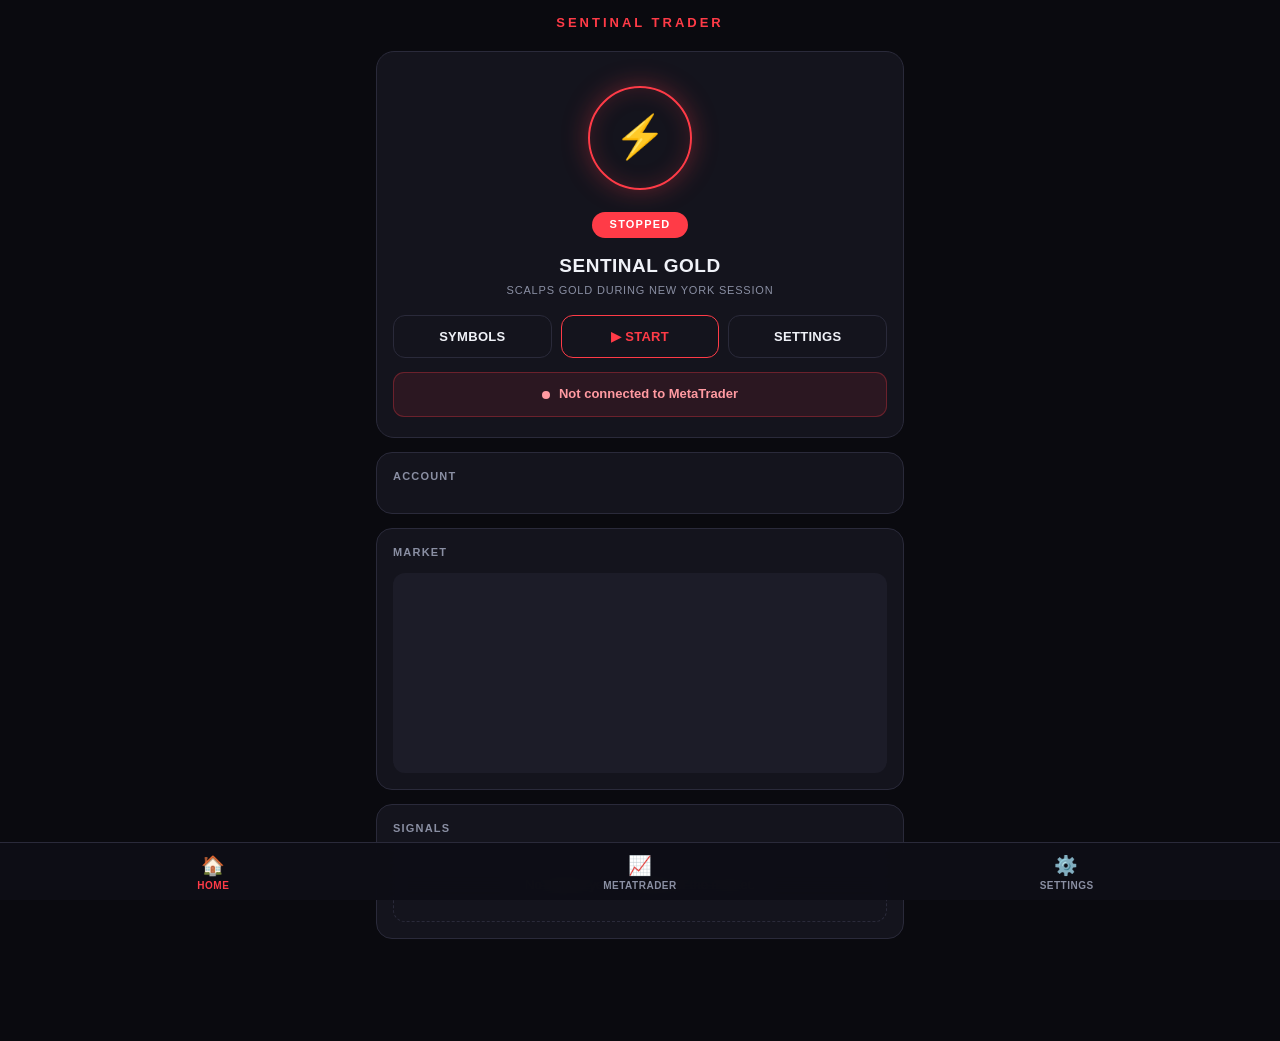
<file: mobile/index.html>
<!doctype html>
<html lang="en">
<head>
<meta charset="utf-8">
<meta name="viewport" content="width=device-width, initial-scale=1, viewport-fit=cover">
<meta name="theme-color" content="#0a0a0f">
<meta name="apple-mobile-web-app-capable" content="yes">
<meta name="apple-mobile-web-app-status-bar-style" content="black-translucent">
<title>Sentinal Trader</title>
<style>
  :root{
    --bg:#0a0a0f; --card:#14141d; --card2:#1c1c28; --line:#2a2a3a;
    --text:#f0f2f8; --dim:#8a8fa3;
    --red:#ff3b47; --redglow:rgba(255,59,71,.35);
    --green:#22e06a; --amber:#ffc043; --blue:#4a9eff;
  }
  *{box-sizing:border-box;-webkit-tap-highlight-color:transparent}
  html,body{margin:0;padding:0;height:100%}
  body{
    background:var(--bg); color:var(--text);
    font:15px/1.45 -apple-system,BlinkMacSystemFont,"Segoe UI",Roboto,sans-serif;
    overscroll-behavior-y:contain;
  }
  .app{max-width:560px;margin:0 auto;min-height:100%;
       padding:calc(14px + env(safe-area-inset-top)) 16px calc(88px + env(safe-area-inset-bottom))}

  .brand{text-align:center;margin-bottom:18px}
  .brand .name{font-size:13px;font-weight:800;letter-spacing:3px;color:var(--red)}

  .orb{width:104px;height:104px;border-radius:50%;margin:14px auto 12px;
       display:flex;align-items:center;justify-content:center;font-size:42px;
       border:2px solid var(--red);box-shadow:0 0 26px var(--redglow),inset 0 0 22px rgba(255,59,71,.18)}
  .orb.on{border-color:var(--green);box-shadow:0 0 26px rgba(34,224,106,.35),inset 0 0 22px rgba(34,224,106,.18)}

  h1{font-size:22px;margin:4px 0 2px;text-align:center;letter-spacing:.3px}
  .sub{color:var(--dim);font-size:13px;text-align:center;margin-bottom:18px}

  .card{background:var(--card);border:1px solid var(--line);border-radius:16px;padding:16px;margin-bottom:14px}
  .card h2{font-size:11px;text-transform:uppercase;letter-spacing:1.2px;color:var(--dim);margin:0 0 12px;font-weight:700}

  label{display:block;font-size:12px;font-weight:600;color:var(--text);margin:14px 0 6px}
  label:first-of-type{margin-top:0}
  .field{position:relative}
  .field .ico{position:absolute;left:13px;top:50%;transform:translateY(-50%);font-size:15px;opacity:.65}
  input,select{
    width:100%;background:var(--card2);border:1px solid var(--line);color:var(--text);
    border-radius:11px;padding:14px 14px 14px 40px;font-size:16px;font-family:inherit;
    appearance:none;-webkit-appearance:none;
  }
  select{background-image:linear-gradient(45deg,transparent 50%,var(--dim) 50%),
                        linear-gradient(135deg,var(--dim) 50%,transparent 50%);
         background-position:calc(100% - 19px) 50%,calc(100% - 14px) 50%;
         background-size:5px 5px,5px 5px;background-repeat:no-repeat}
  input.plain,select.plain{padding-left:14px}
  input:focus,select:focus{outline:none;border-color:var(--red)}

  button{width:100%;border:0;border-radius:12px;padding:15px;font-size:15px;font-weight:700;
         font-family:inherit;background:var(--red);color:#fff;margin-top:16px;cursor:pointer;
         letter-spacing:.3px}
  button.ghost{background:transparent;color:var(--text);border:1px solid var(--line)}
  button.green{background:var(--green);color:#03210f}
  button:disabled{opacity:.45}

  .note{display:flex;gap:10px;align-items:flex-start;background:rgba(74,158,255,.09);
        border:1px solid rgba(74,158,255,.3);border-radius:11px;padding:12px;margin-top:14px;
        font-size:12px;line-height:1.5;color:#bcd8ff}

  .status{display:flex;gap:9px;align-items:center;justify-content:center;border-radius:11px;
          padding:12px;font-size:13px;font-weight:600;margin-top:14px}
  .status.off{background:rgba(255,59,71,.1);border:1px solid rgba(255,59,71,.3);color:#ff9aa1}
  .status.on{background:rgba(34,224,106,.1);border:1px solid rgba(34,224,106,.3);color:#8df0b4}
  .status.busy{background:rgba(255,192,67,.1);border:1px solid rgba(255,192,67,.3);color:#ffd98a}
  .dot{width:8px;height:8px;border-radius:50%;background:currentColor;flex:0 0 8px}

  .err{background:rgba(255,59,71,.08);border:1px solid rgba(255,59,71,.35);color:#ffb3b8;
       border-radius:11px;padding:12px;margin-top:12px;
       font:11px/1.55 ui-monospace,SFMono-Regular,Menlo,monospace;white-space:pre-wrap;word-break:break-all}

  .seg{display:flex;gap:6px;background:var(--card2);border:1px solid var(--line);
       border-radius:11px;padding:4px;margin-bottom:16px}
  .seg button{flex:1;margin:0;padding:10px 6px;font-size:12px;font-weight:700;
              background:transparent;color:var(--dim);border-radius:8px}
  .seg button.active{background:var(--red);color:#fff}

  .linkrow{display:flex;justify-content:space-between;align-items:center;margin-bottom:12px}
  .linkrow .l{font-size:13px;font-weight:700;color:var(--green)}
  .linkrow a{font-size:12px;font-weight:600;color:var(--dim);text-decoration:none;margin-left:16px}
  .linkrow a.danger{color:var(--red)}

  .kv{display:grid;grid-template-columns:1fr 1fr;gap:12px;margin-top:4px}
  .kv .k{font-size:11px;color:var(--dim);margin-bottom:2px}
  .kv .v{font-size:13px;font-weight:600;word-break:break-word}

  .botcard{background:var(--card);border:1px solid var(--line);border-radius:18px;padding:20px 16px;text-align:center;margin-bottom:14px}
  .badge{display:inline-block;padding:5px 18px;border-radius:999px;font-size:11px;font-weight:800;letter-spacing:1.2px;margin-top:10px}
  .badge.stopped{background:var(--red);color:#fff}
  .badge.running{background:var(--green);color:#03210f}
  .botname{font-size:19px;font-weight:800;letter-spacing:.5px;margin:14px 0 4px}
  .bottag{font-size:11px;color:var(--dim);letter-spacing:.8px;text-transform:uppercase}
  .btnrow{display:flex;gap:9px;margin-top:16px}
  .btnrow button{margin:0;flex:1;padding:13px 8px;font-size:13px;border:1px solid var(--line);background:transparent;color:var(--text)}
  .btnrow button.primary{border-color:var(--red);color:var(--red)}
  .btnrow button.primary.on{border-color:var(--green);color:var(--green)}

  .rowlist .row{display:flex;justify-content:space-between;gap:12px;padding:9px 0;
                border-bottom:1px solid var(--line);font-size:13px}
  .rowlist .row:last-child{border-bottom:0}
  .rowlist .k{color:var(--dim)}
  .rowlist .v{text-align:right;font-variant-numeric:tabular-nums;font-weight:600}
  .v.good{color:var(--green)} .v.bad{color:var(--red)} .v.warn{color:var(--amber)}

  canvas{width:100%;height:200px;display:block;background:var(--card2);border-radius:12px;margin-top:4px}

  .grid2{display:grid;grid-template-columns:1fr 1fr;gap:12px}
  .log{font:11px/1.65 ui-monospace,SFMono-Regular,Menlo,monospace;color:var(--dim);
       max-height:210px;overflow-y:auto;white-space:pre-wrap;word-break:break-word}
  .empty{text-align:center;color:var(--dim);font-size:13px;padding:26px 10px;
         border:1px dashed var(--line);border-radius:12px}

  .nav{position:fixed;left:0;right:0;bottom:0;background:rgba(14,14,22,.97);
       backdrop-filter:blur(12px);border-top:1px solid var(--line);display:flex;
       padding-bottom:env(safe-area-inset-bottom);z-index:10}
  .nav button{flex:1;background:none;border:0;margin:0;padding:11px 4px 9px;border-radius:0;
              color:var(--dim);font-size:10px;font-weight:700;letter-spacing:.5px}
  .nav button .i{display:block;font-size:19px;margin-bottom:3px}
  .nav button.active{color:var(--red)}
  .hidden{display:none!important}
</style>
</head>
<body>
<div class="app">

  <!-- ================= HOME ================= -->
  <section id="tabHome">
    <div class="brand"><div class="name">SENTINAL TRADER</div></div>

    <div class="botcard">
      <div class="orb" id="botOrb">⚡</div>
      <div id="botBadge" class="badge stopped">STOPPED</div>
      <div class="botname">SENTINAL GOLD</div>
      <div class="bottag">Scalps gold during New York session</div>
      <div class="btnrow">
        <button id="btnSymbols" class="">SYMBOLS</button>
        <button id="btnStart" class="primary">▶ START</button>
        <button id="btnSettingsJump">SETTINGS</button>
      </div>
      <div id="botState" class="status off" style="margin-top:14px">
        <span class="dot"></span><span id="botStateText">Not connected to MetaTrader</span>
      </div>
    </div>

    <div class="card">
      <h2>Account</h2>
      <div id="acctRows" class="rowlist"></div>
    </div>

    <div class="card">
      <h2>Market</h2>
      <div id="priceRows" class="rowlist"></div>
      <canvas id="chart" width="620" height="200"></canvas>
    </div>

    <div class="card">
      <h2>Signals</h2>
      <div id="log" class="log"></div>
      <div id="logEmpty" class="empty">No signals yet — waiting for the market.</div>
    </div>
  </section>

  <!-- ================= METATRADER ================= -->
  <section id="tabMT" class="hidden">

    <!-- disconnected -->
    <div id="mtConnect">
      <div class="orb" id="mtOrb">📈</div>
      <h1>Connect MT Account</h1>
      <div class="sub">Link your MetaTrader trading account</div>

      <div class="card">
        <div class="seg">
          <button type="button" id="segBroker" class="active">Broker login</button>
          <button type="button" id="segId">MetaApi account ID</button>
        </div>

        <!-- link an account that already exists on MetaApi -->
        <div id="byId" class="hidden">
          <label>MetaApi account ID</label>
          <div class="field"><span class="ico">🆔</span>
            <input id="inAccountId" placeholder="e.g. 8f2c1b4a-…" autocomplete="off"></div>
          <div class="note">
            <span>ℹ️</span>
            <span>From <b>app.metaapi.cloud → Accounts</b>, the UUID beside your account.
                  It already holds your broker login, so nothing else is needed here.
                  If it is not deployed yet, this will deploy it.</span>
          </div>
        </div>

        <div id="byBroker">
        <label>Broker</label>
        <div class="field"><span class="ico">🏦</span>
          <select id="inBroker"></select></div>

        <label>Server</label>
        <div class="field"><span class="ico">📡</span>
          <input id="inServer" list="serverList" placeholder="e.g. Exness-MT5Trial9" autocomplete="off">
          <datalist id="serverList"></datalist></div>

        <label>Login ID</label>
        <div class="field"><span class="ico">👤</span>
          <input id="inLogin" inputmode="numeric" placeholder="1200138545" autocomplete="off"></div>

        <label>Password</label>
        <div class="field"><span class="ico">🔑</span>
          <input id="inPassword" type="password" placeholder="Your MT password" autocomplete="off"></div>

        <div class="note">
          <span>ℹ️</span>
          <span>Your credentials go straight to MetaApi, which runs the terminal.
                They are not stored on this device.</span>
        </div>
        </div><!-- /byBroker -->

        <button id="btnLink">CONNECT ACCOUNT</button>

        <div id="mtStatus" class="status off">
          <span class="dot"></span><span id="mtStatusText">Disconnected from MetaTrader</span>
        </div>
        <div id="mtErr" class="err hidden"></div>
      </div>
    </div>

    <!-- connected -->
    <div id="mtLinked" class="hidden">
      <div class="orb on">📶</div>
      <h1>Account Connected</h1>
      <div class="sub">Your trading account is linked</div>

      <div class="card">
        <div class="linkrow">
          <span class="l">● Connected</span>
          <span>
            <a href="#" id="btnUpdate">Update</a>
            <a href="#" id="btnDisconnect" class="danger">Disconnect</a>
          </span>
        </div>
        <div class="kv">
          <div><div class="k">Broker</div><div class="v" id="vBroker">—</div></div>
          <div><div class="k">Server</div><div class="v" id="vServer">—</div></div>
          <div><div class="k">Login</div><div class="v" id="vLogin">—</div></div>
          <div><div class="k">Region</div><div class="v" id="vRegion">—</div></div>
        </div>
      </div>

      <div class="card">
        <h2>Robot trading commodities</h2>
        <div id="sysState" class="status on">
          <span class="dot"></span><span id="sysStateText">Systems ready and running</span>
        </div>
        <div style="margin-top:12px">
          <div class="k" style="font-size:11px;color:var(--dim)">Your lot size</div>
          <div class="v" style="font-size:14px;font-weight:700" id="vLot">0.01 lots</div>
        </div>
      </div>

      <div class="card">
        <h2>Connection detail</h2>
        <div id="connRows" class="rowlist"></div>
        <div id="connErr" class="err hidden"></div>
      </div>
    </div>
  </section>

  <!-- ================= SETTINGS ================= -->
  <section id="tabSettings" class="hidden">
    <h1 style="text-align:left;font-size:20px">Settings</h1>
    <div class="sub" style="text-align:left">Bot configuration and service key</div>

    <div class="card">
      <h2>MetaApi service key</h2>
      <label>API token</label>
      <input id="inToken" class="plain" type="password" placeholder="Paste your MetaApi token" autocomplete="off">
      <div class="note">
        <span>ℹ️</span>
        <span>Get this once from <b>app.metaapi.cloud</b> → API Access. It is the bridge
              that lets a phone reach MetaTrader at all. Stored only on this device.</span>
      </div>
      <button class="ghost" id="btnSaveToken">Save key</button>
    </div>

    <div class="card">
      <h2>Trade settings</h2>
      <div class="grid2">
        <div><label>Symbol</label><input id="sSymbol" class="plain" value="XAUUSD"></div>
        <div><label>Timeframe</label>
          <select id="sTimeframe" class="plain">
            <option>1m</option><option>5m</option><option>15m</option>
            <option>30m</option><option selected>1h</option><option>4h</option>
          </select></div>
        <div><label>Initial lot</label><input id="sLot" class="plain" type="number" step="0.01" value="0.01"></div>
        <div><label>Max positions</label><input id="sMaxPos" class="plain" type="number" step="1" value="5"></div>
        <div><label>Stop loss ($)</label><input id="sSL" class="plain" type="number" step="0.1" value="2.0"></div>
        <div><label>Take profit ($)</label><input id="sTP" class="plain" type="number" step="0.1" value="1.0"></div>
      </div>
    </div>

    <div class="card">
      <h2>Martingale</h2>
      <div class="grid2">
        <div><label>Enabled</label>
          <select id="sMart" class="plain"><option value="1" selected>Yes</option><option value="0">No</option></select></div>
        <div><label>Multiplier</label><input id="sMult" class="plain" type="number" step="0.1" value="2.0"></div>
        <div><label>Max recovery</label><input id="sMaxRec" class="plain" type="number" step="1" value="3"></div>
        <div><label>Loss to recover ($)</label><input id="sTrigger" class="plain" type="number" step="0.1" value="0.5"></div>
      </div>
      <div class="note" id="ladderNote"><span>⚠️</span><span></span></div>
    </div>

    <div class="card">
      <h2>Risk &amp; session</h2>
      <div class="grid2">
        <div><label>Daily profit ($)</label><input id="sDayTarget" class="plain" type="number" step="1" value="100"></div>
        <div><label>Max total loss (%)</label><input id="sMaxLoss" class="plain" type="number" step="1" value="50"></div>
        <div><label>NY start (UTC)</label><input id="sNYStart" class="plain" type="number" step="1" value="13"></div>
        <div><label>NY end (UTC)</label><input id="sNYEnd" class="plain" type="number" step="1" value="22"></div>
        <div><label>New York only</label>
          <select id="sNYOnly" class="plain"><option value="1" selected>Yes</option><option value="0">No</option></select></div>
        <div><label>Max spread (pts)</label><input id="sMaxSpread" class="plain" type="number" step="1" value="500"></div>
      </div>
      <button class="ghost" id="btnSave">Save settings</button>
    </div>
  </section>
</div>

<nav class="nav">
  <button data-tab="Home" class="active"><span class="i">🏠</span>HOME</button>
  <button data-tab="MT"><span class="i">📈</span>METATRADER</button>
  <button data-tab="Settings"><span class="i">⚙️</span>SETTINGS</button>
</nav>

<script>
"use strict";

/* ------------------------------------------------------------------
   A phone cannot speak MT5's protocol. MetaApi provisions a real
   terminal in the cloud from a broker login, and this app drives it
   over HTTPS. Every failure is surfaced with its exact status and
   body so a wrong server name or a bad password says exactly that.
------------------------------------------------------------------- */
const PROV = "https://mt-provisioning-api-v1.agiliumtrade.agiliumtrade.ai";

/* The two APIs sit on different domains, and the difference is easy to miss.
   Provisioning is under agiliumtrade.agiliumtrade.ai. The regional client API
   is under agiliumtrade.ai — one agiliumtrade, not two.

   Getting that wrong does not fail loudly. Everything under the doubled name
   resolves, including names that plainly do not exist, so a request for the
   client API landed on a catch-all that had nothing to say and the browser
   reported nothing more useful than "Failed to fetch". Under the correct
   domain there is no wildcard: each region has its own record and its own
   address, and a region that does not exist does not resolve at all.

   The region is taken exactly as the account reports it. "backup-new-york"
   is a real region with a real endpoint of its own, not a label to tidy up. */
const clientBase = r => `https://mt-client-api-v1.${r||"new-york"}.agiliumtrade.ai`;
/* Past prices are not served by the same API as everything else — they have
   their own. A live quote for a symbol can work while its candles 404,
   because the two questions are being put to two different places. Both are
   offered, nearest first, so whichever holds the history answers. */
const marketDataBase = r => `https://mt-market-data-client-api-v1.${r||"new-york"}.agiliumtrade.ai`;
const historyHosts = r => {
  const plain = String(r||"").replace(/^backup-/,"");
  const list = [marketDataBase(r)];
  if (plain && plain !== r) list.push(marketDataBase(plain));
  return list.concat(clientHosts(r));
};
const clientHosts = r => {
  const hosts = [clientBase(r)];
  // only if a replica ever reports a region that has no endpoint of its own
  const plain = String(r||"").replace(/^backup-/,"");
  if (plain && plain !== r) hosts.push(clientBase(plain));
  return hosts;
};

/* fetch() rejects outright — "Failed to fetch" — only when a request never
   reaches the server: wrong host, blocked, or refused by CORS. That is the
   one case worth trying elsewhere. A real HTTP reply, even an error one, is
   an answer, so it is handed straight back.

   A failed fetch does not prove the server never got the request, only that
   no reply came back. Reading a balance twice is harmless, so those retry.
   Sending an order twice is not, so anything that places a trade is asked
   once, of one host, and never repeated. */
/* "Failed to fetch" covers two very different faults and the browser refuses
   to say which: a host that is not there, and a host that is there but will
   not talk to a web page. A no-cors request tells them apart — it is allowed
   to succeed opaquely against any server that answers at all, and only
   rejects when nothing was reachable. Knowing which one it is decides whether
   this is a wrong address or a wall no address will get past. */
async function diagnose(host){
  try {
    await fetch(host + "/users/current/accounts", { mode:"no-cors", cache:"no-store" });
    return "the server answered but refused this web page (CORS)";
  } catch(_) {
    return "no answer from " + new URL(host).hostname;
  }
}

/* Which of the broker's own symbols look like the one that was asked for.
   Compared on letters alone, so XAUUSD finds XAUUSDm, XAUUSD.raw and
   XAUUSD_i without needing to know any broker's house style. */
async function suggestSymbols(wanted){
  try{
    const all = await apiTry(S.region, `/symbols`);
    if(!Array.isArray(all) || !all.length) return "";
    const letters = s => String(s).toUpperCase().replace(/[^A-Z]/g,"");
    const want = letters(wanted);
    const near = all.filter(s => letters(s).startsWith(want) || want.startsWith(letters(s)));
    const gold = near.length ? near : all.filter(s => letters(s).includes("XAU"));
    if(!gold.length) return `This account lists ${all.length} symbols and none resemble ${wanted}.`;
    if(gold.length===1) return `Your broker calls it ${gold[0]} — put that in Settings → Symbol.`;
    /* Spelled out one per line, because a comma-separated row reads like
       something to paste in whole, and one of them is what is wanted. */
    return `Your broker offers ${gold.length} like it. Put ONE in Settings → Symbol:\n`
         + gold.slice(0,6).map(s=>`  ${s}`).join("\n")
         + (gold.length>6?`\n  …and ${gold.length-6} more`:"");
  }catch(e){ return ""; }
}

async function apiTryHosts(hosts, path, opts, alsoOn404){
  let last;
  for (const host of hosts){
    try {
      return await api(`${host}/users/current/accounts/${S.accountId}${path}`, opts);
    } catch(e){
      e.triedHost = host; last = e;
      /* A server that answers has settled the question — except when the
         question was put to the wrong API. Asking one service for something
         another one holds earns a 404 that says nothing about the request,
         so where two services might hold it, a 404 is worth carrying on for. */
      if (e.status && !(alsoOn404 && e.status===404)) throw e;
    }
  }
  throw last;
}

async function apiTry(region, path, opts, once){
  return apiTryHosts(once ? [clientBase(region)] : clientHosts(region), path, opts);
}

const BROKERS = {
  "Exness":       ["Exness-MT5Trial9","Exness-MT5Real","Exness-MT5Trial"],
  "JustMarkets":  ["JustMarkets-MT5-Demo-3","JustMarkets-MT5-Demo","JustMarkets-MT5-Live"],
  "IC Markets":   ["ICMarketsSC-Demo","ICMarketsSC-MT5"],
  "Pepperstone":  ["Pepperstone-Demo","Pepperstone-Live"],
  "XM":           ["XMGlobal-MT5","XMGlobal-MT5 2"],
  "FBS":          ["FBS-Demo","FBS-Real"],
  "Deriv":        ["Deriv-Demo","Deriv-Server"],
  "Other":        []
};

const S = {
  token:"", accountId:"", region:"", state:"", conn:"",
  account:null, price:null, candles:[], positions:[],
  balance:0, equity:0, startEquity:0, dayStartEquity:0, dayStamp:"",
  running:false, recoveryStep:0, halted:"", timer:null, lastEntryBar:0, linked:false
};

const $ = id => document.getElementById(id);
const FIELDS = ["sSymbol","sTimeframe","sLot","sMaxPos","sSL","sTP","sMart","sMult","sMaxRec",
                "sTrigger","sDayTarget","sMaxLoss","sNYStart","sNYEnd","sNYOnly","sMaxSpread"];

const cfg = () => ({
  symbol:$("sSymbol").value.trim(), timeframe:$("sTimeframe").value,
  lot:+$("sLot").value, maxPos:+$("sMaxPos").value, sl:+$("sSL").value, tp:+$("sTP").value,
  martingale:$("sMart").value==="1", mult:+$("sMult").value, maxRec:+$("sMaxRec").value,
  trigger:+$("sTrigger").value, dayTarget:+$("sDayTarget").value, maxLoss:+$("sMaxLoss").value,
  nyStart:+$("sNYStart").value, nyEnd:+$("sNYEnd").value,
  nyOnly:$("sNYOnly").value==="1", maxSpread:+$("sMaxSpread").value
});

function log(msg, kind){
  const el=$("log"); $("logEmpty").classList.add("hidden");
  const t=new Date().toTimeString().slice(0,8);
  const m = kind==="bad"?"✕":kind==="ok"?"✓":"·";
  el.textContent = `${t} ${m} ${msg}\n`+el.textContent;
  if(el.textContent.length>9000) el.textContent=el.textContent.slice(0,9000);
}

async function api(url, opts={}){
  const res = await fetch(url,{...opts,headers:{"auth-token":S.token,"Content-Type":"application/json",...(opts.headers||{})}});
  const text = await res.text();
  let body; try{ body = text?JSON.parse(text):null; }catch{ body=text; }
  if(!res.ok){
    const d = typeof body==="string"?body:JSON.stringify(body,null,2);
    const e = new Error(`HTTP ${res.status} ${res.statusText}\n${d}`); e.status=res.status; throw e;
  }
  return body;
}

/* ---------------- tabs ---------------- */
document.querySelectorAll(".nav button").forEach(b=>{
  b.addEventListener("click",()=>showTab(b.dataset.tab));
});
function showTab(name){
  ["Home","MT","Settings"].forEach(t=>$("tab"+t).classList.toggle("hidden",t!==name));
  document.querySelectorAll(".nav button").forEach(b=>b.classList.toggle("active",b.dataset.tab===name));
  window.scrollTo(0,0);
}
$("btnSettingsJump").addEventListener("click",()=>showTab("Settings"));
$("btnSymbols").addEventListener("click",()=>showTab("Settings"));

/* ---------------- broker pickers ---------------- */
function initBrokers(){
  $("inBroker").innerHTML = Object.keys(BROKERS).map(b=>`<option>${b}</option>`).join("");
  syncServers();
}
function syncServers(){
  const list = BROKERS[$("inBroker").value]||[];
  $("serverList").innerHTML = list.map(s=>`<option value="${s}">`).join("");
  if(list.length && !$("inServer").value) $("inServer").value = list[0];
}
$("inBroker").addEventListener("change",()=>{ $("inServer").value=""; syncServers(); });

/* ---------------- link account ---------------- */
function setMtStatus(text, cls){
  $("mtStatus").className = "status "+cls;
  $("mtStatusText").textContent = text;
}

let linkMode = "broker";   // "broker" | "id"

function setLinkMode(m){
  linkMode = m;
  $("segBroker").classList.toggle("active", m==="broker");
  $("segId").classList.toggle("active", m==="id");
  $("byBroker").classList.toggle("hidden", m!=="broker");
  $("byId").classList.toggle("hidden", m!=="id");
  $("btnLink").textContent = m==="id" ? "LINK ACCOUNT" : "CONNECT ACCOUNT";
}
$("segBroker").addEventListener("click",()=>setLinkMode("broker"));
$("segId").addEventListener("click",()=>setLinkMode("id"));

async function linkAccount(){
  $("mtErr").classList.add("hidden");
  if(!S.token){
    showErr("mtErr","No MetaApi service key. Open Settings and paste your token first.");
    showTab("Settings"); return;
  }
  $("btnLink").disabled = true;
  try{
    if(linkMode==="id") await linkExisting();
    else                await linkByBroker();
  }catch(e){
    setMtStatus("Connection failed","off");
    showErr("mtErr", e.message);
    log("Link failed.","bad");
  }finally{ $("btnLink").disabled=false; }
}

/* Link an account that already exists on MetaApi. */
async function linkExisting(){
  const id = $("inAccountId").value.trim();
  if(!id){ showErr("mtErr","Enter the MetaApi account ID."); return; }

  setMtStatus("Looking up account…","busy");
  S.accountId = id;
  const a = await api(`${PROV}/users/current/accounts/${id}`);

  localStorage.setItem("sentinal.account", JSON.stringify({
    id, broker:(a.keywords&&a.keywords[0])||a.brokerName||"MetaApi",
    server:a.server||"—", login:a.login||"—"
  }));
  log(`Found ${a.name||id} — ${a.state} / ${a.connectionStatus}.`,"ok");

  if(a.state!=="DEPLOYED"){
    setMtStatus("Deploying…","busy");
    try{ await api(`${PROV}/users/current/accounts/${id}/deploy`,{method:"POST"}); }
    catch(e){ if(e.status!==409) throw e; }
  }
  setMtStatus("Waiting for broker connection…","busy");
  await waitForConnection();
}

/* Provision a brand new cloud terminal from broker credentials. */
async function linkByBroker(){
  const broker=$("inBroker").value, server=$("inServer").value.trim();
  const login=$("inLogin").value.trim(), password=$("inPassword").value;
  if(!server||!login||!password){
    showErr("mtErr","Server, login ID and password are all required."); return;
  }

  setMtStatus("Creating cloud terminal…","busy");
  const acc = await api(`${PROV}/users/current/accounts`,{
    method:"POST",
    body:JSON.stringify({
      name:`Sentinal ${login}`, type:"cloud-g2", platform:"mt5",
      login:String(login), password, server, magic:0,
      keywords:[broker], quoteStreamingIntervalInSeconds:2.5
    })
  });
  S.accountId = acc.id || acc._id;
  localStorage.setItem("sentinal.account", JSON.stringify({id:S.accountId, broker, server, login}));
  log(`Account created (${S.accountId}).`,"ok");

  setMtStatus("Deploying…","busy");
  try{ await api(`${PROV}/users/current/accounts/${S.accountId}/deploy`,{method:"POST"}); }
  catch(e){ if(e.status!==409) throw e; }

  setMtStatus("Waiting for broker connection…","busy");
  await waitForConnection();
}

async function waitForConnection(){
  for(let i=0;i<40;i++){
    const a = await api(`${PROV}/users/current/accounts/${S.accountId}`);
    S.account=a; S.region=a.region||"new-york"; S.state=a.state; S.conn=a.connectionStatus;
    if(a.state==="DEPLOYED" && a.connectionStatus==="CONNECTED"){
      S.linked=true; showLinked(); log("Broker connected.","ok");
      startPolling(); return;
    }
    setMtStatus(`${a.state||"…"} · ${a.connectionStatus||"connecting"}`,"busy");
    await new Promise(r=>setTimeout(r,3000));
  }
  setMtStatus("Timed out waiting for the broker","off");
  showErr("mtErr",
    `Account reached state ${S.state} / ${S.conn} but never CONNECTED.\n\n` +
    `Most common causes: wrong server name, wrong password, or the broker\n` +
    `rejecting the login. Check the exact server string in MT5 under\n` +
    `File > Open an Account.`);
}

function showErr(id,msg){ const el=$(id); el.textContent=msg; el.classList.remove("hidden"); }
/* A refresh that works must take the last failure off the screen, or an old
   message sits there looking like a current one. */
function clearErr(id){ const el=$(id); if(el){ el.textContent=""; el.classList.add("hidden"); } }

function showLinked(){
  const saved = JSON.parse(localStorage.getItem("sentinal.account")||"{}");
  $("mtConnect").classList.add("hidden");
  $("mtLinked").classList.remove("hidden");
  $("vBroker").textContent = saved.broker||"—";
  $("vServer").textContent = saved.server||"—";
  $("vLogin").textContent  = saved.login||"—";
  $("vRegion").textContent = S.region||"—";
  $("vLot").textContent    = `${cfg().lot} lots`;
  renderBot();
}

$("btnLink").addEventListener("click",linkAccount);
$("btnUpdate").addEventListener("click",e=>{e.preventDefault();refresh();});
$("btnDisconnect").addEventListener("click",async e=>{
  e.preventDefault();
  if(!confirm("Disconnect this MetaTrader account? The bot will stop.")) return;
  stopBot();
  clearInterval(S.timer); S.timer=null;
  try{ await api(`${PROV}/users/current/accounts/${S.accountId}/undeploy`,{method:"POST"}); }catch{}
  localStorage.removeItem("sentinal.account");
  S.linked=false; S.accountId="";
  $("mtLinked").classList.add("hidden"); $("mtConnect").classList.remove("hidden");
  setMtStatus("Disconnected from MetaTrader","off");
  renderBot(); log("Account disconnected.");
});

/* ---------------- start / stop ---------------- */
function startBot(){
  if(!S.linked){ showTab("MT"); return; }
  S.running=true; renderBot(); log("Bot STARTED.","ok");
}
function stopBot(){ S.running=false; renderBot(); log("Bot stopped."); }
$("btnStart").addEventListener("click",()=> S.running?stopBot():startBot());

function renderBot(){
  const on=S.running;
  $("botBadge").className = "badge "+(on?"running":"stopped");
  $("botBadge").textContent = on?"RUNNING":"STOPPED";
  $("botOrb").className = "orb"+(on?" on":"");
  $("btnStart").className = "primary"+(on?" on":"");
  $("btnStart").textContent = on?"■ STOP":"▶ START";

  let text,cls;
  if(!S.linked){ text="Not connected to MetaTrader"; cls="off"; }
  else if(!on){ text="Connected · bot stopped"; cls="busy"; }
  else { const r=blockedReason(); text = r?`Idle — ${r}`:"Armed — watching for a signal"; cls = r?"busy":"on"; }
  $("botState").className="status "+cls; $("botStateText").textContent=text;
}

/* ---------------- polling ---------------- */
/* Live means live without being asked. Five seconds while you are looking at
   it; a slower beat when you are not, because a phone in a pocket should not
   spend battery and data on a screen nobody can see. */
const POLL_WATCHING = 5000, POLL_POCKET = 30000;

function startPolling(every){
  if(every) S.pollEvery = every;
  clearInterval(S.timer);
  S.timer = setInterval(tick, S.pollEvery || POLL_WATCHING);
  refresh();                       // never wait a whole beat for the first one
}

/* A phone freezes a page it has put away, and the timer with it. Coming back
   to a screen showing numbers from an hour ago looks like a broken app, so
   returning to the foreground refetches at once rather than waiting. The same
   goes for a network that has just come back. */
function wakeUp(){
  if(!S.linked || !S.accountId || !S.token) return;
  startPolling(document.hidden ? POLL_POCKET : POLL_WATCHING);
}
document.addEventListener("visibilitychange", wakeUp);
window.addEventListener("online", wakeUp);
window.addEventListener("pageshow", wakeUp);      // returning via the back button

/* Nothing above helps if polling never began — a flaky moment during startup
   used to leave the app sitting there for good, with a reload the only way
   out. It keeps trying instead. */
setInterval(()=>{
  if(S.linked && S.accountId && S.token && !S.timer) startPolling();
}, 15000);

/* "Updated 4s ago" has to keep counting between fetches, or it freezes at
   whatever it said when the last one landed and becomes the very thing it
   was added to prevent. Only while the screen is being looked at. */
setInterval(()=>{ if(S.linked && !document.hidden) renderConn(); }, 1000);

async function refresh(){
  if(!S.accountId||!S.token) return;
  $("connErr").classList.add("hidden");
  const c=cfg();

  /* One instrument, not a list. When the app offers several names it is
     inviting a choice, and a choice pasted in whole is not a symbol any
     broker will recognise. Better to say so than to quietly trade whichever
     one happened to be first. */
  if(/[,;\s]/.test(c.symbol)){
    renderConn();
    showErr("connErr",
      `Settings → Symbol holds more than one name:\n  ${c.symbol}\n` +
      `Enter exactly one of them. Nothing will trade until it is a single symbol.`);
    renderBot(); return;
  }
  try{
    const a = await api(`${PROV}/users/current/accounts/${S.accountId}`);
    S.account=a; S.region=a.region||S.region; S.state=a.state; S.conn=a.connectionStatus;
    if(a.state!=="DEPLOYED"){
      renderConn();
      showErr("connErr",`Account state is ${a.state}, not DEPLOYED. Nothing can trade until it is.`);
      renderBot(); return;
    }
    /* These four are asked for together but stand alone. A symbol the broker
       spells differently, or a chart that will not come, used to take the
       balance down with it and leave the account looking dead when it was
       fine. Each is now allowed to fail on its own, and says so by name. */
    const sym = encodeURIComponent(c.symbol);
    const [info,price,pos,candles] = await Promise.allSettled([
      apiTry(S.region, `/account-information`),
      apiTry(S.region, `/symbols/${sym}/current-price`),
      apiTry(S.region, `/positions`),
      apiTryHosts(historyHosts(S.region),
        `/historical-market-data/symbols/${sym}/timeframes/${c.timeframe}/candles?limit=120`,
        undefined, true)
    ]);

    if(info.status==="fulfilled"){
      S.lastOk = Date.now();       // the balance is what "up to date" means here
      S.balance=info.value.balance; S.equity=info.value.equity;
      if(!S.startEquity) S.startEquity=info.value.equity;
      const day=new Date().toISOString().slice(0,10);
      if(S.dayStamp!==day){ S.dayStamp=day; S.dayStartEquity=info.value.equity; S.halted=""; }
    }
    if(price.status==="fulfilled") S.price=price.value;
    if(pos.status==="fulfilled") S.positions=pos.value||[];
    if(candles.status==="fulfilled") S.candles=Array.isArray(candles.value)?candles.value:[];

    const failed = [["Balance",info],["Price of "+c.symbol,price],
                    ["Positions",pos],["Chart",candles]]
      .filter(([,r])=>r.status==="rejected");
    if(failed.length){
      const lines = failed.map(([name,r])=>
        `${name}: ${String((r.reason||{}).message||r.reason).split("\n")[0]}`);

      /* When every one of them died the same way, the calls are not the
         problem — the road to the server is. Say that once, plainly, instead
         of repeating the same host four times. */
      const netDead = failed.filter(([,r])=>!(r.reason||{}).status);
      if(netDead.length===failed.length && failed.length>1){
        const host=(failed[0][1].reason||{}).triedHost||clientBase(S.region);
        lines.push("", `Nothing reached ${new URL(host).hostname} — checking why…`);
        showErr("connErr", lines.join("\n"));
        diagnose(host).then(verdict=>{
          lines[lines.length-1] = `Cause: ${verdict}`;
          showErr("connErr", lines.join("\n"));
        });
      } else {
        showErr("connErr", lines.join("\n"));

        /* A 404 on the symbol is the broker saying it has never heard of it.
           Brokers name the same metal differently — XAUUSD here, XAUUSDm or
           XAUUSD.raw there — and there is no guessing it from outside. The
           account knows, so ask it, and name the ones it does have. */
        /* Only when the live quote is the thing refused. A working price
           proves the symbol is right, so a chart that fails alone is about
           the history, not the name — suggesting other symbols there would
           send someone off to change a setting that was never wrong. */
        if(failed.some(([n,r])=>/^Price of/.test(n) && (r.reason||{}).status===404)){
          suggestSymbols(c.symbol).then(msg=>{
            if(msg) showErr("connErr", lines.concat(["", msg]).join("\n"));
          });
        }
      }
    } else clearErr("connErr");

    renderConn(); renderAccount(); renderPrice(); drawChart(); renderBot();
  }catch(e){
    renderConn(); showErr("connErr", e.message); renderBot();
  }
}

/* ---------------- render ---------------- */
const rows=(t,p)=>$(t).innerHTML=p.map(([k,v,c])=>
  `<div class="row"><span class="k">${k}</span><span class="v ${c||""}">${v}</span></div>`).join("");

/* Numbers on a screen say nothing about their own age. Without this, stale
   figures and live ones look identical, which is the whole reason a person
   reaches for reload. */
function freshness(){
  if(!S.lastOk) return ["Updated","—",""];
  const secs = Math.round((Date.now()-S.lastOk)/1000);
  const when = secs<10 ? "just now"
             : secs<60 ? secs+"s ago"
             : secs<3600 ? Math.round(secs/60)+" min ago"
             : new Date(S.lastOk).toLocaleTimeString();
  // a beat and a half of grace before calling it stale
  const late = secs > (S.pollEvery||POLL_WATCHING)/1000*3;
  return ["Updated", when, late?"warn":"good"];
}

function renderConn(){
  rows("connRows",[
    ["State", S.state||"—", S.state==="DEPLOYED"?"good":"bad"],
    ["Broker link", S.conn||"—", S.conn==="CONNECTED"?"good":"warn"],
    ["Region", S.region||"—"],
    ["Balance", S.balance?S.balance.toFixed(2):"—"],
    ["Equity", S.equity?S.equity.toFixed(2):"—"],
    freshness()
  ]);
}

function renderAccount(){
  const c=cfg();
  const pl = S.startEquity? S.equity-S.startEquity : 0;
  rows("acctRows",[
    ["Balance", S.balance.toFixed(2)],
    ["Equity", S.equity.toFixed(2)],
    ["P/L", pl.toFixed(2), pl>=0?"good":"bad"],
    ["Open positions", `${S.positions.length} / ${c.maxPos}`],
    ["Recovery", c.martingale?`step ${S.recoveryStep} / ${c.maxRec} · lot ${nextLot().toFixed(2)}`:"off",
      S.recoveryStep>0?"warn":""]
  ]);
}

function renderPrice(){
  const p=S.price||{}, c=cfg();
  const digits=(S.candles[0]&&String(S.candles[0].close).split(".")[1]?.length)||2;
  const pt=Math.pow(10,-digits);
  const sp=(p.ask!=null&&p.bid!=null)?(p.ask-p.bid)/pt:null;
  rows("priceRows",[
    ["Symbol", `${c.symbol} · ${c.timeframe}`],
    ["Bid / Ask", p.bid!=null?`${p.bid} / ${p.ask}`:"—"],
    ["Spread", sp!=null?`${sp.toFixed(0)} / ${c.maxSpread} pts`:"—", sp!=null&&sp>c.maxSpread?"bad":""],
    ["Session", c.nyOnly?(inSession()?"NY open":"outside NY"):"always on", c.nyOnly&&!inSession()?"warn":"good"]
  ]);
}

function drawChart(){
  const cv=$("chart"),x=cv.getContext("2d"),W=cv.width,H=cv.height;
  x.clearRect(0,0,W,H);
  const d=S.candles.slice(-70); if(!d.length) return;
  const hi=Math.max(...d.map(v=>v.high)), lo=Math.min(...d.map(v=>v.low));
  const pad=(hi-lo)*.08||1, top=hi+pad, bot=lo-pad;
  const y=v=>H-((v-bot)/(top-bot))*H, bw=W/d.length;
  x.strokeStyle="#2a2a3a"; x.lineWidth=1;
  for(let i=1;i<4;i++){const gy=H/4*i;x.beginPath();x.moveTo(0,gy);x.lineTo(W,gy);x.stroke();}
  d.forEach((v,i)=>{
    const cx=i*bw+bw/2, up=v.close>=v.open;
    x.strokeStyle=x.fillStyle=up?"#22e06a":"#ff3b47";
    x.beginPath();x.moveTo(cx,y(v.high));x.lineTo(cx,y(v.low));x.stroke();
    const yo=y(v.open),yc=y(v.close);
    x.fillRect(cx-bw*.32,Math.min(yo,yc),bw*.64,Math.max(1,Math.abs(yc-yo)));
  });
}

/* ---------------- strategy ---------------- */
function ema(v,p){const k=2/(p+1);let e=v[0],o=[e];for(let i=1;i<v.length;i++){e=v[i]*k+e*(1-k);o.push(e);}return o;}
function signal(){
  const c=S.candles.map(x=>x.close); if(c.length<40) return 0;
  const f=ema(c,12), s=ema(c,26), n=c.length-1;
  if(f[n-1]<=s[n-1]&&f[n]>s[n]) return 1;
  if(f[n-1]>=s[n-1]&&f[n]<s[n]) return -1;
  return 0;
}
function inSession(){
  const c=cfg(); if(!c.nyOnly) return true;
  const h=new Date().getUTCHours();
  return c.nyStart<=c.nyEnd ? (h>=c.nyStart&&h<c.nyEnd) : (h>=c.nyStart||h<c.nyEnd);
}
function nextLot(){
  const c=cfg();
  return (!c.martingale||S.recoveryStep<=0) ? c.lot
       : +(c.lot*Math.pow(c.mult,S.recoveryStep)).toFixed(2);
}
function blockedReason(){
  const c=cfg();
  if(!S.linked) return "no account linked";
  if(S.state!=="DEPLOYED") return `account ${S.state}`;
  if(S.halted) return S.halted;
  if(!inSession()) return "outside New York session";
  if(S.positions.length>=c.maxPos) return "position limit reached";
  if(!S.price||S.price.bid==null) return "no price";
  if(S.candles.length<40) return "waiting for candles";
  const digits=(S.candles[0]&&String(S.candles[0].close).split(".")[1]?.length)||2;
  const sp=(S.price.ask-S.price.bid)/Math.pow(10,-digits);
  if(sp>c.maxSpread) return "spread too wide";
  return "";
}

async function tick(){
  await refresh();
  if(!S.running) return;
  const c=cfg();

  if(c.dayTarget>0 && S.dayStartEquity && (S.equity-S.dayStartEquity)>=c.dayTarget){
    if(S.halted!=="daily profit target reached") log("Daily profit target reached.","ok");
    S.halted="daily profit target reached";
  }
  if(c.maxLoss>0 && S.startEquity && ((S.equity-S.startEquity)/S.startEquity*100)<=-c.maxLoss){
    if(S.halted!=="max total loss reached") log("Max total loss reached — halted.","bad");
    S.halted="max total loss reached";
  }
  if(blockedReason()) return;

  const last=S.candles[S.candles.length-1];
  const bar=last?new Date(last.time).getTime():0;
  if(bar && bar===S.lastEntryBar) return;

  const sig=signal(); if(!sig) return;
  await placeOrder(sig>0?"ORDER_TYPE_BUY":"ORDER_TYPE_SELL");
  S.lastEntryBar=bar;
}

async function placeOrder(actionType){
  const c=cfg(), lot=nextLot(), p=S.price;
  const isBuy = actionType==="ORDER_TYPE_BUY";
  const entry = isBuy?p.ask:p.bid;
  const contract = (S.account&&S.account.contractSize)||100;
  const perPrice = contract*lot;
  if(perPrice<=0){ log("Cannot size order — contract size unknown.","bad"); return; }

  const minD=(p.ask-p.bid)*2;
  let slD=Math.max(c.sl/perPrice,minD), tpD=Math.max(c.tp/perPrice,minD);
  const sl=+(isBuy?entry-slD:entry+slD).toFixed(3);
  const tp=+(isBuy?entry+tpD:entry-tpD).toFixed(3);

  try{
    const r=await apiTry(S.region, `/trade`,{method:"POST",body:JSON.stringify({
      actionType, symbol:c.symbol, volume:lot, stopLoss:sl, takeProfit:tp, comment:"Sentinal"
    })}, true);   // once only — never risk a duplicate order
    log(`${isBuy?"BUY":"SELL"} ${lot} @ ${entry} · SL ${sl} · TP ${tp}${r&&r.orderId?` #${r.orderId}`:""}`,"ok");
  }catch(e){
    log(`Order rejected: ${e.message.split("\n")[0]}`,"bad");
    showErr("connErr", e.message);
  }
}

/* ---------------- settings persistence ---------------- */
function saveSettings(){
  const o={}; FIELDS.forEach(f=>o[f]=$(f).value);
  localStorage.setItem("sentinal.settings",JSON.stringify(o));
  renderLadder(); if(S.linked) $("vLot").textContent=`${cfg().lot} lots`;
  log("Settings saved.","ok");
}
function loadSettings(){
  try{
    const o=JSON.parse(localStorage.getItem("sentinal.settings")||"{}");
    FIELDS.forEach(f=>{ if(o[f]!==undefined) $(f).value=o[f]; });
  }catch{}
}
function renderLadder(){
  const c=cfg(), n=$("ladderNote").querySelector("span:last-child");
  n.textContent = c.martingale
    ? `Ladder: ${Array.from({length:c.maxRec+1},(_,i)=>(c.lot*Math.pow(c.mult,i)).toFixed(2)).join(" → ")} lots. `
      + `A full losing run stakes every rung before resetting.`
    : "Martingale off — every entry uses the initial lot.";
}
FIELDS.forEach(f=>$(f).addEventListener("change",renderLadder));
$("btnSave").addEventListener("click",saveSettings);
$("btnSaveToken").addEventListener("click",()=>{
  S.token=$("inToken").value.trim();
  localStorage.setItem("sentinal.token",S.token);
  log(S.token?"Service key saved.":"Service key cleared.", S.token?"ok":null);
  if(S.token) showTab("MT");
});

/* ---------------- boot ---------------- */
initBrokers(); loadSettings(); renderLadder(); renderBot();
S.token = localStorage.getItem("sentinal.token")||"";
$("inToken").value = S.token;

(async ()=>{
  const saved = JSON.parse(localStorage.getItem("sentinal.account")||"null");
  if(saved && saved.id && S.token){
    S.accountId = saved.id;

    /* The account is already linked — the token and the id are both here, so
       nothing needs entering again. All this does is find out what state it
       is in, and a bad moment on the network is no reason to make someone
       sign in again. It keeps asking, backing off as it goes, and picks up by
       itself the moment the answer arrives. */
    const attach = async (wait) => {
      try{
        const a = await api(`${PROV}/users/current/accounts/${S.accountId}`);
        S.account=a; S.region=a.region||"new-york"; S.state=a.state; S.conn=a.connectionStatus;
        if(a.state==="DEPLOYED"){ S.linked=true; showLinked(); startPolling(); }
        else { setMtStatus(`${a.state} — reconnect to continue`,"off"); }
      }catch(e){
        setMtStatus(`Reconnecting to your saved account… (${e.message.split("\n")[0]})`,"busy");
        setTimeout(()=>attach(Math.min(wait*2, 60000)), wait);
      }
    };
    await attach(5000);
  }
})();
</script>
</body>
</html>
</file>
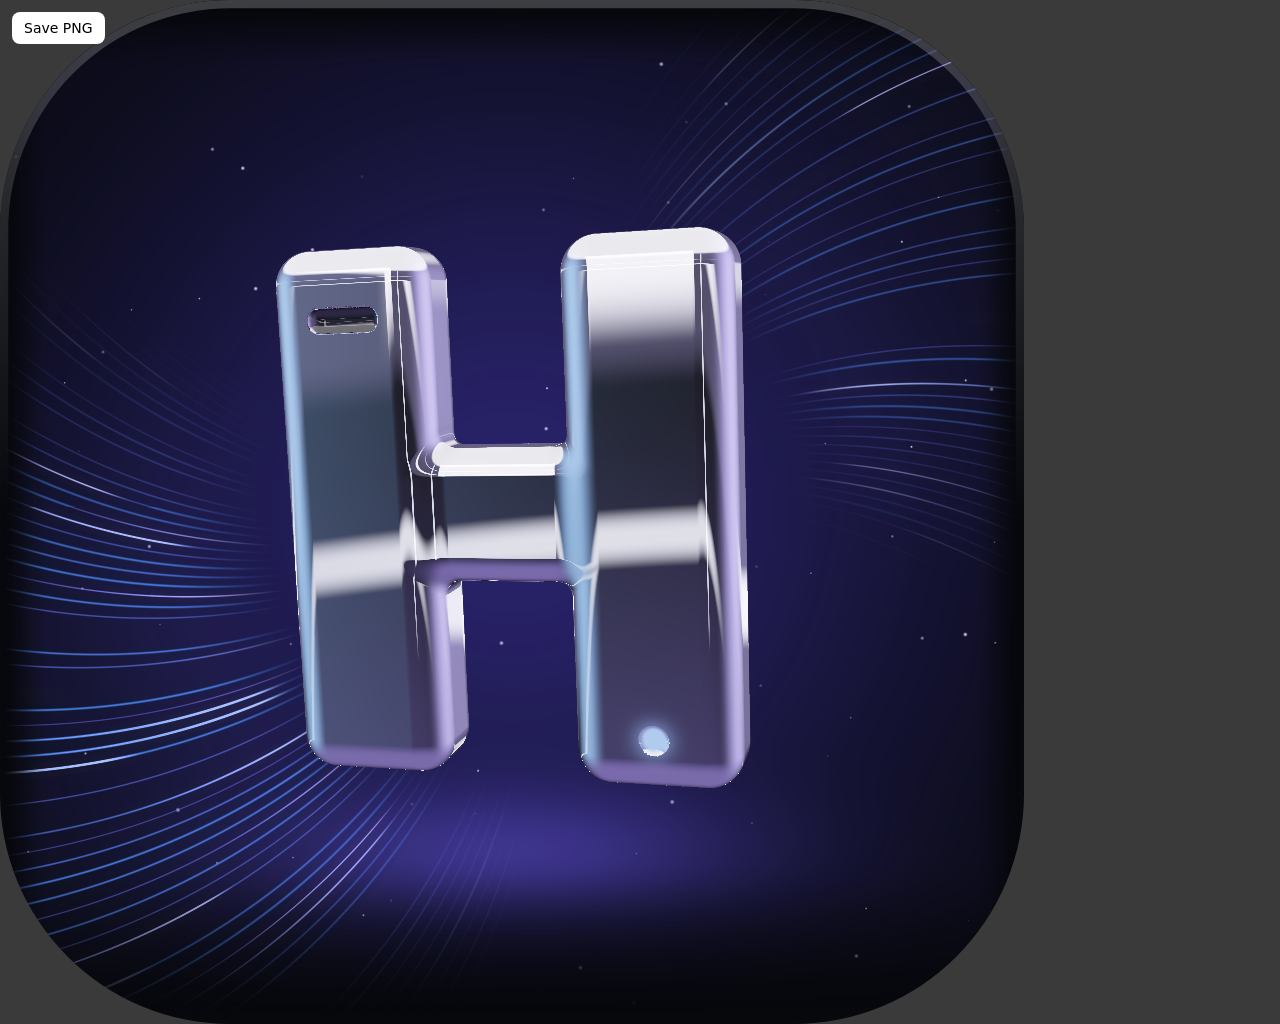
<file: tools/icons/render.html>
<!doctype html>
<html><head><meta charset="utf-8"><meta name="robots" content="noindex"><title>Icon renderer</title>
<style>html,body{margin:0;background:#3a3a3a}canvas{display:block;max-width:100vw;height:auto}
#c{display:none}
a{position:fixed;left:12px;top:12px;padding:8px 12px;border-radius:8px;background:#fff;color:#000;font:14px system-ui,sans-serif;text-decoration:none}</style></head>
<body><canvas id="c"></canvas><canvas id="out"></canvas><a id="save" download="icon.png" hidden>Save PNG</a>
<script src="../../assets/js/motion.js"></script>
<script>
// The renderer behind assets/icons/: the app icons and the picture shown when
// someone shares the site. The chrome H in them is not redrawn: this page
// takes the shader the first screen runs (window.HOMCOM_SHADER, from
// assets/js/motion.js) and renders the same letter, in the same studio and
// light streaks, still, at the size each file needs, at twice that size so
// it can be scaled down cleanly.
//
// Open it in a browser (Chrome works) with ?kind=
//   any       the installed-app icon: a rounded ink tile, corners clear
//   full      full-bleed and opaque, for iPhone home screens, which round
//             the corners themselves
//   maskable  full-bleed and opaque, for Android, which cuts it to a circle
//             or a squircle: the letter stays inside the safe circle
//   og        the 1200 × 630 link preview, with the shop's name and where it is
// and &size=N for the icons (og is always 1200 × 630). Press "Save PNG", then
// scale it to the size it was asked for:
//   ffmpeg -i icon.png -vf scale=N:N:flags=lanczos icon-N.png
// Every file shipped and the line that made it are in assets/img/README.md.
const P = new URLSearchParams(location.search);
const kind = P.get('kind') || 'any';
const SS = 2;                                   // drawn at twice the size, scaled down after
const size = +P.get('size') || 512;
const W = (kind === 'og' ? 1200 : size) * SS, H = (kind === 'og' ? 630 : size) * SS;
const INK = '#07080C';                          // --bg at Night
const S = window.HOMCOM_SHADER;

// The letter's pose: a touch turned and tipped back, so its bars catch the
// studio's strips the way they do when the page opens.
const YAW = -0.30, PITCH = 0.15;
// Where it stands, how tall, and the box kept clear of streaks (the words).
const L = kind === 'og'
  ? { cx: 0.735 * W, cy: 0.5 * H, letter: 0.66 * H, copy: [0.06 * W, 0.12 * H, 0.56 * W, 0.88 * H] }
  : kind === 'maskable'
    ? { cx: 0.5 * W, cy: 0.5 * H, letter: 0.46 * H, copy: null }
    : { cx: 0.5 * W, cy: 0.5 * H, letter: 0.54 * H, copy: null };

function pose(yaw, pitch) {                     // as motion.js: R = Ry(yaw) · Rx(pitch)
  const cy = Math.cos(yaw), sy = Math.sin(yaw), cp = Math.cos(pitch), sp = Math.sin(pitch);
  return new Float32Array([cy, 0, -sy, sy * sp, cp, cy * sp, sy * cp, -sp, cy * cp]);
}

function letter() {
  const cv = document.getElementById('c'); cv.width = W; cv.height = H;
  const gl = cv.getContext('webgl', { alpha: true, premultipliedAlpha: true, preserveDrawingBuffer: true, antialias: false });
  const sh = (t, src) => { const s = gl.createShader(t); gl.shaderSource(s, src); gl.compileShader(s);
    if (!gl.getShaderParameter(s, gl.COMPILE_STATUS)) throw new Error(gl.getShaderInfoLog(s)); return s; };
  const pr = gl.createProgram();
  gl.attachShader(pr, sh(gl.VERTEX_SHADER, S.vert));
  gl.attachShader(pr, sh(gl.FRAGMENT_SHADER, 'precision highp float;\n' + S.frag));
  gl.linkProgram(pr); gl.useProgram(pr);
  gl.bindBuffer(gl.ARRAY_BUFFER, gl.createBuffer());
  gl.bufferData(gl.ARRAY_BUFFER, new Float32Array([-1, -1, 3, -1, -1, 3]), gl.STATIC_DRAW);
  const a = gl.getAttribLocation(pr, 'aPos'); gl.enableVertexAttribArray(a); gl.vertexAttribPointer(a, 2, gl.FLOAT, false, 0, 0);
  const u = (n) => gl.getUniformLocation(pr, n);
  const half = L.letter / 2.08;                 // the letter is 2.08 units tall; uHalf is pixels per unit
  const box = L.copy || [0, 0, 0, 0];           // canvas pixels count from the bottom
  gl.viewport(0, 0, W, H);
  gl.uniform2f(u('uRes'), W, H);
  gl.uniform1f(u('uTime'), 2.2);                // the page's own opening still
  gl.uniformMatrix3fv(u('uRot'), false, pose(YAW, PITCH));
  gl.uniform1f(u('uDay'), 0);
  gl.uniform1f(u('uFocal'), 3.6);
  gl.uniform1f(u('uBob'), 0);
  gl.uniform1f(u('uLed'), 0.6);
  gl.uniform2f(u('uCenter'), L.cx, H - L.cy);
  gl.uniform1f(u('uHalf'), half);
  gl.uniform4f(u('uCopy'), box[0], H - box[3], box[2], H - box[1]);
  gl.drawArrays(gl.TRIANGLES, 0, 3);
  return cv;
}

async function compose() {
  const out = document.getElementById('out'); out.width = W; out.height = H;
  const g = out.getContext('2d');
  if (kind === 'any') {                          // the tile: 22.5% corners, as app tiles are
    const r = 0.225 * W;
    g.beginPath(); g.roundRect(0, 0, W, H, r); g.clip();
  }
  g.fillStyle = INK; g.fillRect(0, 0, W, H);
  g.drawImage(letter(), 0, 0);
  if (kind === 'any') {                          // a lit top edge, as every glass surface on the site has
    const lw = 0.008 * W, edge = g.createLinearGradient(0, 0, 0, 0.5 * H);
    edge.addColorStop(0, 'rgba(255,255,255,.22)'); edge.addColorStop(1, 'rgba(255,255,255,0)');
    g.strokeStyle = edge; g.lineWidth = lw;
    g.beginPath(); g.roundRect(lw / 2, lw / 2, W - lw, H - lw, 0.225 * W - lw / 2); g.stroke();
  }
  if (kind === 'og') await words(g);
  const save = document.getElementById('save');
  save.href = out.toDataURL('image/png');
  save.download = (kind === 'og' ? 'og-image' : 'icon-' + kind + '-' + size) + '.png';
  save.hidden = false;
  document.title = 'done';
}

// The words on the link preview, in the site's own typeface and colours.
async function words(g) {
  const face = new FontFace('Hanken Grotesk', 'url(../../assets/fonts/hanken-grotesk.woff2)', { weight: '100 900' });
  document.fonts.add(await face.load());
  const x = 0.07 * W, k = SS;                   // k: one preview pixel
  const font = (w, px) => w + ' ' + px * k + 'px "Hanken Grotesk"';
  g.textBaseline = 'alphabetic';
  g.fillStyle = '#F2F1F7';                      // --ink
  g.font = font(700, 26);
  g.letterSpacing = 0.5 * k + 'px';
  g.fillText('HOMCOM COMPUTERS', x, 132 * k);
  g.letterSpacing = '0px';
  g.font = font(300, 74);                       // the first screen's own headline, light
  ['Genuine laptops,', 'phones and', 'repairs.'].forEach((line, i) => g.fillText(line, x - 3 * k, (252 + i * 76) * k));
  g.fillStyle = '#B4B1C9';                      // --ink-2
  g.font = font(500, 27);
  g.fillText('Tom Mboya Street, Nairobi · open 7 days', x, 492 * k);
  g.fillStyle = '#A99CFF';                      // --ion-text
  g.font = font(600, 27);
  g.fillText('WhatsApp 0724 359 797', x, 534 * k);
}

compose().catch((e) => { document.title = 'failed: ' + e.message; console.error(e); });
</script>
</body></html>
</file>
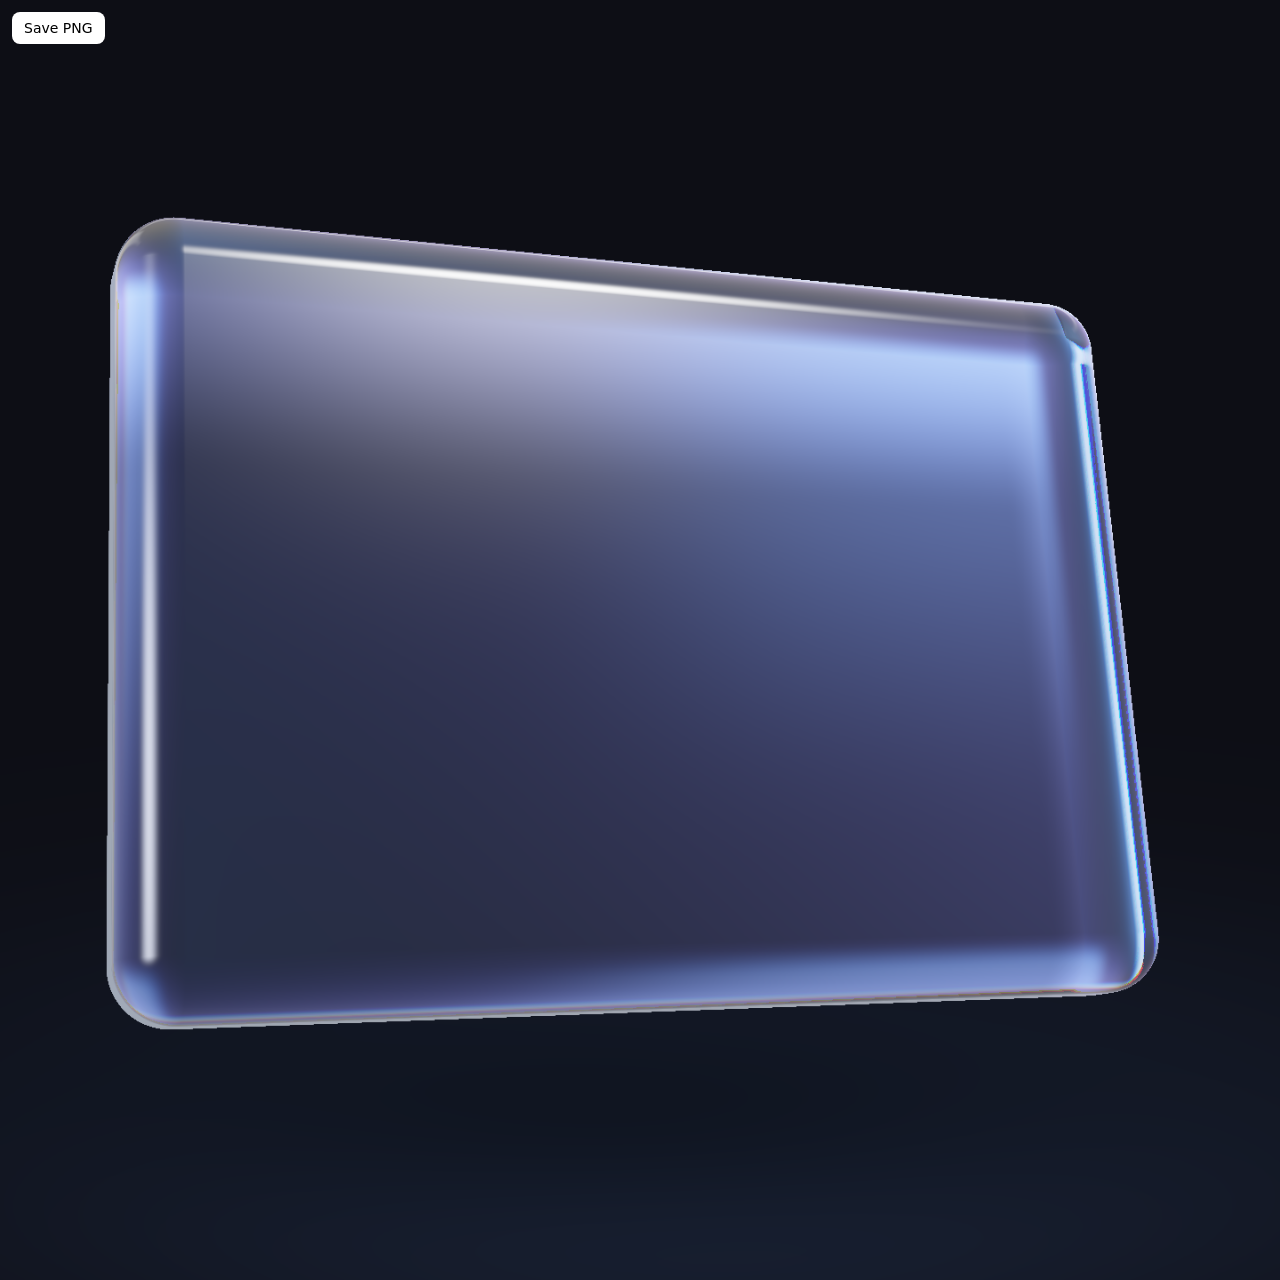
<file: tools/plates/render.html>
<!doctype html>
<html><head><meta charset="utf-8"><meta name="robots" content="noindex"><title>Glass plate renderer</title>
<style>html,body{margin:0;background:#000}canvas{display:block;max-width:100vw;height:auto}
a{position:fixed;left:12px;top:12px;padding:8px 12px;border-radius:8px;background:#fff;color:#000;font:14px system-ui,sans-serif;text-decoration:none}</style></head>
<body><canvas id="c"></canvas><a id="save" download="plate.png" hidden>Save PNG</a>
<script>
// The renderer behind assets/img/plates/. Ray-traces a rounded glass slab:
// Fresnel reflection off the face, refraction through the body (three
// wavelengths, so the edges fringe), absorption tinted per category, exit
// refraction, bevel glints, a soft coloured caustic on the floor. The floor
// is the card's own colour, so a plate sits in its frame without a seam.
//
// Open it in a browser (Chrome works) with:
//   ?tint=R,G,B   the category's tint, 0–1 per channel
//   &day=0|1      Night or Day studio
//   &seed=-2..2   a slight turn, so neighbouring plates are not identical
//   &pose=rz,rx,ry  or a different turn altogether (see assets/img/README.md)
//   &w=1440&h=1440
// then press "Save PNG", and encode it at 720 × 720:
//   ffmpeg -i plate.png -vf scale=720:720:flags=lanczos -c:v libwebp -quality 76 -compression_level 6 <category>-<night|day>.webp
//
// The tints and seeds used for the shipped plates are listed in
// assets/img/README.md.
const P = new URLSearchParams(location.search);
const W = +P.get('w') || 1440, H = +P.get('h') || 1440;
const tint = (P.get('tint') || '0.40,0.62,1.00').split(',').map(Number);
const day = +P.get('day') || 0;
const seed = +P.get('seed') || 0;
// &pose=rz,rx,ry turns the slab some other way (radians, in the shader's own
// order: R = rotZ(rz)·rotX(rx)·rotY(ry)); without it, the original turn.
const pose = P.has('pose') ? P.get('pose').split(',').map(Number) : null;
const cv = document.getElementById('c'); cv.width = W; cv.height = H;
const gl = cv.getContext('webgl', { preserveDrawingBuffer: true, antialias: false });
const VS = 'attribute vec2 p;void main(){gl_Position=vec4(p,0.,1.);}';
const FS = `precision highp float;
uniform vec2 uRes; uniform vec3 uTint; uniform float uDay; uniform float uSeed; uniform vec3 uPose; uniform float uHasPose;
float sdRB(vec3 p,vec3 b,float r){vec3 q=abs(p)-b+r;return length(max(q,0.))+min(max(q.x,max(q.y,q.z)),0.)-r;}
const vec3 B=vec3(1.20,0.86,0.17);
mat3 rotY(float a){float c=cos(a),s=sin(a);return mat3(c,0.,-s, 0.,1.,0., s,0.,c);}
mat3 rotX(float a){float c=cos(a),s=sin(a);return mat3(1.,0.,0., 0.,c,s, 0.,-s,c);}
mat3 rotZ(float a){float c=cos(a),s=sin(a);return mat3(c,s,0., -s,c,0., 0.,0.,1.);}
mat3 R;
float map(vec3 p){return sdRB(R*(p-vec3(0.03,0.03,0.)),B,0.13);}
vec3 nrm(vec3 p){vec2 e=vec2(0.0008,0.);return normalize(vec3(map(p+e.xyy)-map(p-e.xyy),map(p+e.yxy)-map(p-e.yxy),map(p+e.yyx)-map(p-e.yyx)));}
float band(float x,float a,float b,float s){return smoothstep(a-s,a+s,x)*(1.-smoothstep(b-s,b+s,x));}
// The studio the glass sees, and is seen against.
vec3 env(vec3 d){
  float y=d.y,x=d.x;
  vec3 c;
  if(uDay<0.5){
    c=mix(vec3(0.012,0.012,0.022),vec3(0.05,0.045,0.09),smoothstep(-0.4,0.8,y));
    c+=vec3(0.55,0.45,1.0)*3.2*pow(max(dot(d,normalize(vec3(0.55,0.5,-0.65))),0.),5.);
    c+=uTint*2.0*band(x,0.05,0.45,0.08)*band(y,0.05,0.55,0.08)*step(d.z,0.);
    c+=vec3(0.30,0.55,1.0)*1.5*pow(max(dot(d,normalize(vec3(-0.8,-0.3,-0.5))),0.),7.);
    c+=vec3(2.4)*band(y,0.55,0.62,0.02)*smoothstep(0.9,0.2,abs(x-0.2))*step(d.z,0.);
    c+=vec3(1.0,0.7,0.35)*0.5*pow(max(dot(d,normalize(vec3(0.2,-0.9,-0.4))),0.),5.);
    c+=vec3(1.6)*band(x,-0.75,-0.55,0.02)*band(y,-0.2,0.7,0.03)*step(d.z,0.);
  } else {
    c=mix(vec3(0.78,0.77,0.86),vec3(1.08,1.07,1.12),smoothstep(-0.4,0.7,y));
    c=mix(c,vec3(0.10,0.09,0.16),band(y,-0.12,0.02,0.02)*0.85);
    c+=vec3(0.55,0.45,1.0)*1.0*pow(max(dot(d,normalize(vec3(0.55,0.5,-0.65))),0.),5.);
    c+=uTint*0.5*band(x,0.05,0.45,0.08)*band(y,0.05,0.55,0.08)*step(d.z,0.);
    c+=vec3(0.30,0.55,1.0)*0.6*pow(max(dot(d,normalize(vec3(-0.8,-0.3,-0.5))),0.),7.);
    c+=vec3(1.4)*band(y,0.55,0.62,0.02)*smoothstep(0.9,0.2,abs(x-0.2))*step(d.z,0.);
    c=mix(c,vec3(0.12,0.11,0.2),0.8*band(x,-0.75,-0.55,0.02)*band(y,-0.2,0.7,0.03)*step(d.z,0.));
  }
  return c;
}
// Frosted: a few jittered looks into the studio, so the glass softens what
// is behind it the way a satin-finished pane does.
vec3 envSoft(vec3 d,float rough){
  vec3 a=vec3(0.),t=normalize(cross(d,vec3(0.,1.,0.)+0.001)),b=cross(d,t);
  for(int i=0;i<12;i++){float fi=float(i);float an=fi*2.399+uSeed;float r=sqrt((fi+0.5)/12.)*rough;
    a+=env(normalize(d+t*cos(an)*r+b*sin(an)*r));}
  return a/12.;
}
vec3 ground(vec2 uv){
  // exactly the card's own colour, so the plate sits in its frame seamlessly
  vec3 g=uDay<0.5?vec3(0.051,0.055,0.082):vec3(0.957,0.953,0.976);
  float caust=exp(-pow((uv.y+0.80)*3.0,2.)-pow((uv.x-0.08)*0.85,2.));
  g+=uTint*(uDay<0.5?0.16:0.08)*caust;
  float sh=exp(-pow((uv.y+0.74)*5.,2.)-pow(uv.x*1.1,2.));
  g*=1.-(uDay<0.5?0.45:0.10)*sh;
  return g;
}
vec3 tone(vec3 c){c=1.-exp(-c*1.2);return pow(c,vec3(0.4545));}
// one colour channel through the slab: in, across, out
vec3 through(vec3 p,vec3 rd,vec3 n,float ior,vec2 uv,out float len){
  vec3 rd2=refract(rd,n,1./ior);
  vec3 q=p+rd2*0.002; float s=0.;
  for(int i=0;i<90;i++){float d=-map(q+rd2*s);if(d<0.0004)break;s+=max(d,0.002);if(s>4.)break;}
  vec3 pe=q+rd2*s; vec3 ne=-nrm(pe);
  vec3 rd3=refract(rd2,ne,ior);
  if(dot(rd3,rd3)<0.01)rd3=reflect(rd2,ne);
  len=s;
  vec3 c=envSoft(rd3,0.10);
  return c;
}
void main(){
  R=uHasPose>0.5?rotZ(uPose.x)*rotX(uPose.y)*rotY(uPose.z):rotZ(0.03)*rotX(0.24)*rotY(-0.36+uSeed*0.02);
  vec2 uv=(2.*gl_FragCoord.xy-uRes)/uRes.y;
  vec3 ro=vec3(0.,0.,4.6),rd=normalize(vec3(uv*0.57,-1.8));
  float t=0.;bool hit=false;
  for(int i=0;i<160;i++){float d=map(ro+rd*t);if(d<0.0004){hit=true;break;}t+=d;if(t>12.)break;}
  vec3 col;
  if(!hit){gl_FragColor=vec4(ground(uv),1.);return;}
  vec3 p=ro+rd*t,n=nrm(p);
  float cosi=clamp(dot(-rd,n),0.,1.);
  float F=0.04+0.96*pow(1.-cosi,5.);
  vec3 r=reflect(rd,n);
  vec3 refl=envSoft(r,0.05);
  // three wavelengths bend by slightly different amounts: colour at the edges
  float lr,lg,lb;
  vec3 tr=through(p,rd,n,1.47,uv,lr);
  vec3 tg=through(p,rd,n,1.50,uv,lg);
  vec3 tb=through(p,rd,n,1.53,uv,lb);
  vec3 tra=vec3(tr.r,tg.g,tb.b);
  float len=lg;
  // the body takes on its colour more the further light travels through it
  vec3 absorb=exp(-(1.-uTint)*(len*(uDay<0.5?2.6:1.1)+0.2));
  vec3 body=tra*absorb;
  body+=uTint*(uDay<0.5?0.035:0.10);
  // Night: all but the top and right edges of the glass fall into the
  // studio's shadow, and a black card kills the face's reflection there, so
  // the maker's name set over it in white reads cleanly.
  vec3 lp=R*(p-vec3(0.03,0.03,0.));
  // A plate turned some other way (pose) catches the studio's strips across
  // more of its face, so the black card reaches further and cuts harder.
  float shadeK=uDay<0.5?smoothstep(0.82,0.25,lp.y)*(uHasPose>0.5?smoothstep(1.24,1.02,lp.x):smoothstep(1.18,0.85,lp.x)):0.;
  body*=1.-0.80*shadeK;
  refl*=1.-(uHasPose>0.5?0.96:0.75)*shadeK;
  col=mix(body,refl,F);
  // key-light glints along the bevels, and the edges catching the room
  vec3 L1=normalize(vec3(0.5,0.7,0.5)),L2=normalize(vec3(-0.6,0.3,0.7));
  // On a posed plate the face can turn into a key light; its glint is kept off
  // the shaded zone where the words sit (the bevels still catch it).
  float glintK=uHasPose>0.5?1.-0.97*shadeK*smoothstep(0.35,0.8,abs((R*n).z)):1.;
  col+=vec3(1.0)*pow(max(dot(r,L1),0.),120.)*2.5*glintK;
  col+=vec3(0.75,0.8,1.0)*pow(max(dot(r,L2),0.),60.)*1.2*glintK;
  vec3 ln=R*n; float edge=1.-abs(ln.z);
  col+=mix(vec3(1.),uTint,0.4)*pow(edge,5.)*(uDay<0.5?0.45:0.35);
  if(uDay>0.5){ col=mix(col,col*vec3(0.94,0.93,0.97),0.5); }
  gl_FragColor=vec4(tone(col),1.);
}`;
function sh(t, s) { const x = gl.createShader(t); gl.shaderSource(x, s); gl.compileShader(x); if (!gl.getShaderParameter(x, gl.COMPILE_STATUS)) throw new Error(gl.getShaderInfoLog(x)); return x; }
const pr = gl.createProgram(); gl.attachShader(pr, sh(gl.VERTEX_SHADER, VS)); gl.attachShader(pr, sh(gl.FRAGMENT_SHADER, FS)); gl.linkProgram(pr); gl.useProgram(pr);
gl.bindBuffer(gl.ARRAY_BUFFER, gl.createBuffer()); gl.bufferData(gl.ARRAY_BUFFER, new Float32Array([-1, -1, 3, -1, -1, 3]), gl.STATIC_DRAW);
const a = gl.getAttribLocation(pr, 'p'); gl.enableVertexAttribArray(a); gl.vertexAttribPointer(a, 2, gl.FLOAT, false, 0, 0);
gl.uniform2f(gl.getUniformLocation(pr, 'uRes'), W, H);
gl.uniform3f(gl.getUniformLocation(pr, 'uTint'), tint[0], tint[1], tint[2]);
gl.uniform1f(gl.getUniformLocation(pr, 'uDay'), day);
gl.uniform1f(gl.getUniformLocation(pr, 'uSeed'), seed);
gl.uniform1f(gl.getUniformLocation(pr, 'uHasPose'), pose ? 1 : 0);
gl.uniform3f(gl.getUniformLocation(pr, 'uPose'), ...(pose || [0, 0, 0]));
gl.viewport(0, 0, W, H); gl.drawArrays(gl.TRIANGLES, 0, 3); gl.finish();
window.DONE = true;
const save = document.getElementById('save');
save.href = cv.toDataURL('image/png'); save.hidden = false;
</script></body></html>
</file>
<file: assets/css/styles.css>
/* ==========================================================================
   HOMCOM COMPUTERS — the shop page.

   Two themes, one world. Night is deep space ink with ion light, violet to
   blue, and warm amber for offers. Day is pale lavender with the same light
   at low intensity. Both are chrome, glass with a bright top edge, hairlines,
   and one typeface: Hanken Grotesk, light for display. Its figures are all
   one width, so prices line up in every list without asking.

   Sections: type · tokens · base · browser surfaces · buttons · header ·
             hero and stage · sections · catalogue · product plates · cards ·
             repairs · why · contact · map · footer · search · modal and
             viewer · compare · drawer · manage · toast · motion · phones ·
             touch · safe areas · contrast · lite · slow screens · reduced
             motion · print

   Every colour pair below was measured against WCAG AA, not picked by eye.
   The palette is written in plain rgba() throughout, so iPhones on iOS 15
   (no color-mix) get exactly the same page as everyone else.
   ========================================================================== */

/* ── Type ────────────────────────────────────────────────────────────────── */
@font-face {
  font-family: 'Hanken Grotesk';
  src: url('../fonts/hanken-grotesk.woff2') format('woff2');
  font-weight: 200 900;
  font-style: normal;
  font-display: swap;
}
/* While Hanken Grotesk is still on its way (seconds, on a slow phone), the
   text is set in the system sans with Hanken's vertical metrics, so the page
   does not jump when it lands. Measured on the shop's own copy, the two are
   within half a percent of each other in width. */
@font-face {
  font-family: 'Hanken Fallback';
  src: local('Arial'), local('ArialMT'), local('Liberation Sans'), local('Helvetica Neue'), local('Helvetica'), local('Roboto');
  size-adjust: 100.5%;
  ascent-override: 99.5%;
  descent-override: 30.1%;
  line-gap-override: 0%;
}

/* ── Tokens ──────────────────────────────────────────────────────────────── */
:root {
  --font: 'Hanken Grotesk', 'Hanken Fallback', system-ui, -apple-system, 'Segoe UI', Roboto, sans-serif;

  /* Motion: strong ease-out for things arriving, ease-in-out for things
     moving on screen, the iOS sheet curve for drawers. */
  --ease-out: cubic-bezier(.23, 1, .32, 1);
  --ease-in-out: cubic-bezier(.77, 0, .175, 1);
  --ease-sheet: cubic-bezier(.32, .72, 0, 1);

  --r-lg: 24px;
  --r-xl: 32px;
  --wrap: 1200px;
  --gutter: 24px;
  --header-h: 64px;
}

/* Night — the default, and what a phone set to dark gets. */
:root,
[data-theme="dark"] {
  color-scheme: dark;
  --bg:          #07080C;
  --bg-2:        #0C0E16;
  --panel:       #11121A;
  --panel-2:     #171826;
  --ink:         #F2F1F7;   /* 17.8:1 on --bg */
  --ink-2:       #B4B1C9;   /*  9.6:1 */
  --ink-3:       #8E8BA6;   /*  6.1:1, 5.5:1 on glass */
  --line:        rgba(255, 255, 255, .08);
  --line-2:      rgba(255, 255, 255, .15);
  --glass:       rgba(255, 255, 255, .035);
  --glass-2:     rgba(255, 255, 255, .07);
  --glass-solid: #11121B;   /* panels you read in: opaque, or bright text behind them ghosts through */
  --glass-edge:  rgba(255, 255, 255, .13);
  --glass-top:   inset 0 1px 0 rgba(255, 255, 255, .08);
  --header-bg:   rgba(7, 8, 12, .72);
  --header-solid: #0A0B11;

  --ion-1:       #7B6BFF;
  --ion-2:       #4C8DFF;
  --ion-text:    #A99CFF;   /*  8.5:1 */
  --accent:      #8E80FF;   /* focus rings, carets */
  --cta-1:       #5A4BEF;   /* white on it 5.7:1 */
  --cta-2:       #3563D6;   /* white on it 5.4:1 */
  --amber:       #FFB45A;   /* offers, 11.4:1 */
  --amber-bg:    #FFB45A;
  --amber-ink:   #1E1203;
  --ok:          #5BE49B;
  --ok-dot:      #3DDC84;
  --warn:        #FFC56B;
  --danger:      #FF7F7A;
  --danger-soft: rgba(255, 127, 122, .12);

  /* At night a surface is defined by its edge: a hairline and a lit top.
     A drop shadow on near-black is invisible, so there is none. */
  --card-solid:  #0D0E15;
  --card-bg:     linear-gradient(180deg, rgba(255, 255, 255, .055), rgba(255, 255, 255, .018)), var(--card-solid);
  --card-border: var(--line);
  --card-shadow: inset 0 1px 0 rgba(255, 255, 255, .06);
  --card-hover:  inset 0 1px 0 rgba(255, 255, 255, .1);
  --cta-shadow:  inset 0 1px 0 rgba(255, 255, 255, .22), 0 10px 22px -10px rgba(0, 0, 0, .7);
  --panel-border: var(--glass-edge);
  --panel-shadow: 0 0 0 0 transparent;   /* on near-black a panel is its edge; a shadow would not show */
  --bar-shadow:   0 0 0 0 transparent;   /* the same for a bar along the bottom */
  --tile-border: var(--glass-edge);
  --tile-shadow: var(--glass-top);
  --media-bg:    #0D0E15;   /* also the floor the glass plates were rendered on */

  /* The plates are lit from above; by night the lower body of the glass
     falls into shadow, and the name is set there. Measured, at all three
     angles, against the brightest 2% of the glass under the letters: the
     second, smaller line at least 5.81:1, the large lead at least 6.74:1
     (8.91:1 on a phone card, where it stands alone). */
  --plate-ink:   #F2F1F7;
  --plate-ink-2: #D2CFE2;

  --page-glow:
    radial-gradient(1100px 680px at 78% -8%, rgba(123, 107, 255, .17), transparent 62%),
    radial-gradient(900px 620px at -6% 18%, rgba(76, 141, 255, .10), transparent 60%);
  --section-glow: rgba(123, 107, 255, .10);
  /* Past the first screen the light runs on: in at the top right of each
     section's head (the streaks, still), along the seam above it, and in
     slow pools down the sides of the long shelf. */
  --trails:      url("../img/light/trails-night.svg");
  --seam-1:      rgba(123, 107, 255, .55);
  --seam-2:      rgba(76, 141, 255, .45);
  --shelf-glow-1: rgba(123, 107, 255, .13);
  --shelf-glow-2: rgba(76, 141, 255, .10);

  --chrome-1: #F6F5FC;
  --chrome-2: #A9A5C4;
  --chrome-3: #1C1A2B;
  --chrome-4: #C6C2DC;
  --chrome-5: #5E5A7E;

  --scroll-thumb: rgba(255, 255, 255, .16);
  --selection:   rgba(123, 107, 255, .45);
  --map-filter:  invert(.9) hue-rotate(180deg) saturate(.7) brightness(.92) contrast(.92);
  --map-ground:  #0B0C12;   /* the street sketch under the live map */
  --map-block:   #12131C;
  --map-street:  #1A1C28;
  --map-centre:  rgba(255, 255, 255, .16);
  --map-shop:    rgba(123, 107, 255, .14);
}

/* Day */
[data-theme="light"] {
  color-scheme: light;
  --bg:          #F3F2F8;
  --bg-2:        #ECEAF4;
  --panel:       #FFFFFF;
  --panel-2:     #F7F6FB;
  --ink:         #14121F;   /* 16.6:1 on --bg */
  --ink-2:       #454259;   /*  8.7:1 */
  --ink-3:       #5E5B74;   /*  5.9:1, 5.5:1 on --bg-2 */
  --line:        rgba(20, 16, 50, .10);
  --line-2:      rgba(20, 16, 50, .18);
  --glass:       rgba(255, 255, 255, .6);
  --glass-2:     rgba(255, 255, 255, .85);
  --glass-solid: #FCFBFF;
  --glass-edge:  rgba(255, 255, 255, .95);
  --glass-top:   inset 0 1px 0 rgba(255, 255, 255, .95);
  --header-bg:   rgba(243, 242, 248, .76);
  --header-solid: #F3F2F8;

  --ion-text:    #5140D9;   /*  6.1:1 */
  --accent:      #5B4BEF;
  --amber:       #A5560A;   /* offers as text, 4.8:1 */
  --amber-bg:    #FFB45A;
  --amber-ink:   #1E1203;
  --ok:          #0E7A43;
  --ok-dot:      #1FB866;
  --warn:        #9A5B00;
  --danger:      #C4312B;
  --danger-soft: rgba(196, 49, 43, .08);

  /* By day a surface is defined by soft elevation instead: no hairline. */
  --card-solid:  #FFFFFF;
  --card-bg:     #FFFFFF;
  --card-border: transparent;
  --card-shadow: 0 1px 2px rgba(20, 16, 50, .06), 0 14px 30px -20px rgba(20, 16, 50, .26);
  --card-hover:  0 1px 2px rgba(20, 16, 50, .06), 0 22px 40px -22px rgba(20, 16, 50, .34);
  --cta-shadow:  inset 0 1px 0 rgba(255, 255, 255, .22), 0 10px 22px -12px rgba(0, 0, 0, .3);
  --panel-border: transparent;
  --panel-shadow: 0 30px 70px -24px rgba(0, 0, 0, .28);
  --bar-shadow:   0 -18px 40px -20px rgba(20, 16, 50, .26);
  --tile-border: transparent;
  --tile-shadow: var(--glass-top), 0 18px 36px -18px rgba(0, 0, 0, .26);
  --media-bg:    #F4F3F9;   /* the Day plates' floor */

  /* By day the glass darkens toward its lower edge, where it reflects the
     dark band of the studio: ink, not grey, to hold 5:1 there (measured
     5.06:1 at worst on the small line, 6.57:1 on the lead). */
  --plate-ink:   #14121F;
  --plate-ink-2: #2E2B40;

  --page-glow:
    radial-gradient(1100px 680px at 78% -8%, rgba(123, 107, 255, .16), transparent 62%),
    radial-gradient(900px 620px at -6% 18%, rgba(76, 141, 255, .09), transparent 60%);
  --section-glow: rgba(123, 107, 255, .08);
  --trails:      url("../img/light/trails-day.svg");   /* the glass ribbons */
  --seam-1:      rgba(123, 107, 255, .42);
  --seam-2:      rgba(76, 141, 255, .30);
  --shelf-glow-1: rgba(123, 107, 255, .11);
  --shelf-glow-2: rgba(76, 141, 255, .07);

  --chrome-1: #FFFFFF;
  --chrome-2: #BDB9D0;
  --chrome-3: #22202F;
  --chrome-4: #DCD9E8;
  --chrome-5: #7D7996;

  --scroll-thumb: rgba(20, 16, 50, .22);
  --selection:   rgba(123, 107, 255, .28);
  --map-filter:  none;
  --map-ground:  #ECEAF4;
  --map-block:   #FFFFFF;
  --map-street:  #DAD7E6;
  --map-centre:  rgba(20, 16, 50, .22);
  --map-shop:    rgba(91, 75, 239, .10);
}

/* ── Base ────────────────────────────────────────────────────────────────── */
*, *::before, *::after { box-sizing: border-box; }
* { margin: 0; }

html {
  scroll-behavior: smooth;
  scroll-padding-top: calc(var(--header-h) + 16px);
  -webkit-text-size-adjust: 100%;
  background: var(--bg);
}

body {
  min-height: 100vh;
  background: var(--page-glow), var(--bg);
  background-repeat: no-repeat;
  color: var(--ink);
  font-family: var(--font);
  font-size: 16px;
  font-weight: 400;
  line-height: 1.6;
  font-synthesis: none;
  text-rendering: optimizeLegibility;
  -webkit-font-smoothing: antialiased;
  -moz-osx-font-smoothing: grayscale;
}

img, svg, canvas { display: block; max-width: 100%; }
/* hidden means hidden, whatever display a component asks for. */
[hidden] { display: none !important; }
button, input, select, textarea { font: inherit; color: inherit; letter-spacing: inherit; }
button { cursor: pointer; }
a { color: inherit; text-decoration: none; }

h1, h2, h3, h4 { font-weight: 600; line-height: 1.15; letter-spacing: -0.015em; text-wrap: balance; }
h2 {
  font-size: clamp(2rem, 4.2vw, 3.25rem);
  font-weight: 300;
  line-height: 1.05;
  letter-spacing: -0.035em;
}
h3 { font-size: 1.1rem; }
p { text-wrap: pretty; }

/* The icon sprite: Phosphor, drawn once in index.html. */
.sprite { position: absolute; width: 0; height: 0; overflow: hidden; }
.i { width: 1.15em; height: 1.15em; flex: none; fill: currentColor; }

.visually-hidden {
  position: absolute; width: 1px; height: 1px; overflow: hidden;
  clip: rect(0 0 0 0); clip-path: inset(50%); white-space: nowrap;
}

.skip-link {
  position: absolute; left: 50%; top: 8px; z-index: 300;
  padding: 10px 18px; border-radius: 999px;
  background: var(--ink); color: var(--bg); font-weight: 600;
  transform: translate(-50%, -160%);
  transition: transform .2s var(--ease-out);
}
.skip-link:focus { transform: translate(-50%, 0); }

.wrap { width: 100%; max-width: var(--wrap); margin-inline: auto; padding-inline: var(--gutter); }

/* ── Browser surfaces ────────────────────────────────────────────────────────
   The parts no design system draws unless told to: selection, the caret,
   focus rings, scrollbars, underline offset and the numerals in prices. */
::selection { background: var(--selection); color: var(--ink); }
input, textarea { caret-color: var(--accent); }
:root { accent-color: var(--accent); }

:focus-visible {
  outline: 2px solid var(--accent);
  outline-offset: 3px;
  border-radius: 8px;
}
.btn:focus-visible, .chip:focus-visible, .status-pill:focus-visible { border-radius: 999px; }

html { scrollbar-color: var(--scroll-thumb) transparent; scrollbar-width: thin; }
::-webkit-scrollbar { width: 10px; height: 10px; }
::-webkit-scrollbar-track { background: transparent; }
::-webkit-scrollbar-thumb {
  background: var(--scroll-thumb); border-radius: 999px;
  border: 3px solid transparent; background-clip: padding-box;
}

.price, .row-price, .drawer-total strong, .modal-price, .ft-price, .compare-table .price,
.hours-list, .chip-n, .badge, .group-n, #compareCount {
  font-variant-numeric: tabular-nums lining-nums;
}

.note a, .grid-wait a, .form-foot a, .data-error a:not(.btn) {
  color: var(--ink);
  text-decoration: underline;
  text-decoration-thickness: 1px;
  text-underline-offset: .22em;
  text-decoration-color: var(--line-2);
  transition: text-decoration-color .2s var(--ease-out);
}
.note a:hover, .grid-wait a:hover { text-decoration-color: currentColor; }

kbd, .kbd-hint {
  display: inline-grid; place-items: center; min-width: 1.6em; padding: 0 .4em;
  border: 1px solid var(--line-2); border-radius: 6px;
  font: 550 .72rem/1.55 var(--font); color: var(--ink-3);
  background: var(--glass);
}

/* ── Buttons ─────────────────────────────────────────────────────────────── */
.btn {
  position: relative;
  display: inline-flex; align-items: center; justify-content: center; gap: 9px;
  min-height: 44px; padding: 0 20px;
  border: 1px solid transparent; border-radius: 999px;
  font-size: .95rem; font-weight: 600; letter-spacing: -0.005em; line-height: 1.2;
  white-space: nowrap; text-align: center;
  cursor: pointer; user-select: none; -webkit-user-select: none;
  transition: transform .16s var(--ease-out), background-color .2s var(--ease-out),
              border-color .2s var(--ease-out), box-shadow .25s var(--ease-out), filter .2s var(--ease-out);
}
.btn .i { width: 18px; height: 18px; }
.btn:active { transform: scale(.97); }
.btn:disabled { opacity: .45; cursor: not-allowed; transform: none; }

.btn-primary {
  color: #FFFFFF;
  background: linear-gradient(135deg, var(--cta-1), var(--cta-2));
  box-shadow: var(--cta-shadow);
}
.btn-ghost {
  color: var(--ink);
  background: transparent;
  border-color: var(--line-2);
}
.btn-glass {
  color: var(--ink);
  background: var(--glass-2);
  border-color: var(--glass-edge);
  box-shadow: var(--glass-top);
}
/* WhatsApp is the shop's main line, so its buttons are the page's own
   primary action; the label and the logo say which app, not a green. */
.btn-wa {
  color: #FFFFFF;
  background: linear-gradient(135deg, var(--cta-1), var(--cta-2));
  box-shadow: var(--cta-shadow);
}
.btn-small { min-height: 38px; padding: 0 15px; font-size: .86rem; gap: 7px; }
.btn-small .i { width: 16px; height: 16px; }
.btn-large { min-height: 52px; padding: 0 24px; font-size: 1rem; }
.btn-block { width: 100%; }

@media (hover: hover) and (pointer: fine) {
  .btn-primary:hover { filter: brightness(1.1); }
  .btn-ghost:hover { background: var(--glass-2); border-color: var(--ink-3); }
  .btn-glass:hover { border-color: var(--line-2); background: var(--glass-2); filter: brightness(1.08); }
  .btn-wa:hover { filter: brightness(1.06); }
}

.icon-btn {
  display: grid; place-items: center; flex: none;
  width: 40px; height: 40px; padding: 0;
  border: 1px solid var(--line); border-radius: 50%;
  background: var(--glass); color: var(--ink);
  transition: background-color .2s var(--ease-out), border-color .2s var(--ease-out), transform .16s var(--ease-out);
}
.icon-btn .i { width: 19px; height: 19px; }
.icon-btn:active { transform: scale(.94); }
@media (hover: hover) and (pointer: fine) {
  .icon-btn:hover { background: var(--glass-2); border-color: var(--line-2); }
}

/* One glyph at a time: the moon offers night, the sun offers day. */
.i-sun { display: none; }
[data-theme="dark"] .i-sun { display: block; }
[data-theme="dark"] .i-moon { display: none; }
.dark-only { display: none; }
[data-theme="dark"] .dark-only { display: inline; }
[data-theme="dark"] .light-only { display: none; }

.link-btn {
  padding: 0; border: 0; background: none;
  color: var(--ink-3); font-size: .82rem;
  text-decoration: underline; text-underline-offset: .22em;
}
.link-btn:hover { color: var(--ink); }

/* ── Status pill ─────────────────────────────────────────────────────────── */
.status-pill {
  display: inline-flex; align-items: center; gap: 8px; flex: none;
  min-height: 30px; padding: 4px 12px 4px 10px;
  border: 1px solid var(--line); border-radius: 999px;
  background: var(--glass); box-shadow: var(--glass-top);
  font-size: .8rem; font-weight: 550; color: var(--ink-2);
  white-space: nowrap;
}
.status-pill:empty { display: none; }
.status-dot {
  position: relative; width: 8px; height: 8px; flex: none;
  border-radius: 50%; background: var(--ink-3);
}
.status-pill.is-open { color: var(--ok); }
.status-pill.is-open .status-dot { background: var(--ok-dot); }
/* The ring that breathes out of the dot is its own layer: scale and opacity
   only, so it costs the compositor and nothing else. */
.status-pill.is-open .status-dot::after {
  content: ""; position: absolute; inset: -4px; border-radius: 50%;
  border: 2px solid var(--ok-dot);
  animation: breathe 2.6s var(--ease-out) infinite;
}
@keyframes breathe {
  0%   { transform: scale(.5); opacity: .8; }
  80%, 100% { transform: scale(1.5); opacity: 0; }
}
.status-pill.is-closed { color: var(--ink-2); }
/* In a section's head the pill sits in that section's light, so it is solid
   glass there, like any panel that is read. */
.section-head .status-pill { background: var(--glass-solid); }

/* ── Header ──────────────────────────────────────────────────────────────── */
.site-header {
  position: sticky; top: 0; z-index: 100;
  background: var(--header-bg);
  -webkit-backdrop-filter: saturate(160%) blur(18px);
  backdrop-filter: saturate(160%) blur(18px);
  border-bottom: 1px solid transparent;
  transition: border-color .3s var(--ease-out), background-color .3s var(--ease-out);
}
.site-header.scrolled { border-bottom-color: var(--line); }

.header-inner { display: flex; align-items: center; gap: 18px; height: var(--header-h); }

.brand {
  display: inline-flex; align-items: center; gap: 10px; min-width: 0;
  font-weight: 650; letter-spacing: -0.01em;
}
.brand-mark { width: 26px; height: 26px; flex: none; fill: currentColor; }
.brand-name { font-size: 1rem; white-space: nowrap; }
.header-inner .brand { flex: 0 1 auto; }

.nav { display: flex; align-items: center; gap: 2px; margin-left: auto; }
.nav a {
  position: relative;
  padding: 8px 14px; border-radius: 999px;
  font-size: .93rem; font-weight: 500; color: var(--ink-2);
  transition: color .2s var(--ease-out), background-color .2s var(--ease-out);
}
.nav a:hover, .nav a.active { color: var(--ink); }
.nav a.active { background: var(--glass-2); }
.nav-theme {
  display: none; align-items: center; gap: 10px;
  min-height: 44px; padding: 10px 14px; border: 0; border-radius: 12px;
  background: none; color: var(--ink-2); font-size: 1rem; text-align: left;
}
.nav-theme .i { width: 19px; height: 19px; }
.nav-theme:hover { color: var(--ink); background: var(--glass-2); }
#installBtnNav[hidden] { display: none; }

.header-actions { display: flex; align-items: center; gap: 8px; flex: none; }
.search-trigger { color: var(--ink-2); }
.search-trigger .kbd-hint { margin-left: 2px; }
.inquiry-btn { gap: 8px; padding: 0 16px; }
.inquiry-btn .i { width: 18px; height: 18px; }
.badge {
  display: inline-grid; place-items: center;
  min-width: 20px; height: 20px; padding: 0 6px; border-radius: 999px;
  background: linear-gradient(135deg, var(--cta-1), var(--cta-2)); color: #FFFFFF;
  font-size: .72rem; font-weight: 700; line-height: 1;
  animation: pop-in .35s var(--ease-out);
}
.nav-toggle { display: none; }

/* Reading progress along the header's lower edge */
.scroll-progress {
  position: absolute; left: 0; bottom: -1px; width: 100%; height: 2px;
  background: linear-gradient(90deg, var(--ion-1), var(--ion-2));
  transform: scaleX(var(--progress, 0)); transform-origin: left;
  opacity: 0; transition: opacity .3s var(--ease-out);
}
.site-header.scrolled .scroll-progress { opacity: 1; }

/* ── Hero and stage ──────────────────────────────────────────────────────── */
.hero { position: relative; isolation: isolate; overflow-x: clip; padding: 28px 0 clamp(56px, 8vw, 104px); }

/* The light layer: motion.js draws the chrome H, the streaks (night) and the
   glass ribbons (day) across the whole first screen. It sits under the words
   and never takes a tap; the stage above it is what you drag. */
.hero-canvas {
  position: absolute; inset: 0; z-index: 0; width: 100%; height: 100%;
  pointer-events: none; opacity: 0;
  transition: opacity .7s var(--ease-out);
}
.hero.is-live .hero-canvas { opacity: 1; }
.hero-grid { position: relative; z-index: 1; }

.hero-grid {
  display: grid; align-items: center;
  grid-template-columns: minmax(0, 5fr) minmax(0, 6fr);
  gap: clamp(24px, 4vw, 64px);
  min-height: min(760px, calc(100vh - var(--header-h) - 40px));
}

.hero h1 {
  font-size: clamp(2.3rem, 5.2vw, 4.6rem);
  font-weight: 300;
  line-height: 1.02;
  letter-spacing: -0.04em;
  max-width: 12ch;
}
.hero-sub {
  margin-top: 20px; max-width: 34ch;
  font-size: clamp(1.02rem, 1.4vw, 1.2rem); color: var(--ink-2); line-height: 1.5;
}
/* The header carries the shop's status once the hero's own line is out of
   view (motion.js watches it), so the first screen says "Closed" once. */
.header-status { transition: opacity .3s var(--ease-out), visibility .3s; }
.site-header.hero-status-in-view .header-status { opacity: 0; visibility: hidden; }
.hero-status {
  display: flex; flex-wrap: wrap; align-items: center; gap: 6px 12px;
  margin-top: 22px; min-height: 30px;
  font-size: .88rem; color: var(--ink-3);
}
.hero-actions { display: flex; flex-wrap: wrap; gap: 12px; margin-top: 26px; }

/* A search that looks like a field and opens the real one. */
.hero-search {
  display: flex; align-items: center; gap: 12px;
  width: min(460px, 100%); min-height: 52px; margin-top: 16px; padding: 0 18px;
  border: 1px solid var(--line); border-radius: 999px;
  background: var(--glass); box-shadow: var(--glass-top);
  color: var(--ink-3); text-align: left; cursor: text;
  transition: border-color .2s var(--ease-out), background-color .2s var(--ease-out);
}
.hero-search .i { width: 19px; height: 19px; }
.hero-search span { flex: 1; min-width: 0; overflow: hidden; text-overflow: ellipsis; white-space: nowrap; font-size: .95rem; }
@media (hover: hover) and (pointer: fine) {
  .hero-search:hover { border-color: var(--line-2); background: var(--glass-2); }
}

/* The stage. The canvas is drawn by motion.js; the SVG under it is the H as a
   picture, which stays if the canvas never comes (old phone, lite mode, high
   contrast) and crossfades away when it does. */
.stage {
  position: relative; isolation: isolate;
  width: 100%; max-width: 640px; aspect-ratio: 1 / 1; margin-inline: auto;
  touch-action: pan-y;
}
.stage::before {
  content: ""; position: absolute; inset: 8%; z-index: -1; border-radius: 50%;
  background: radial-gradient(closest-side, rgba(123, 107, 255, .34), rgba(76, 141, 255, .10) 60%, transparent);
  transition: opacity .6s var(--ease-out);
}
[data-theme="light"] .stage::before {
  background: radial-gradient(closest-side, rgba(123, 107, 255, .22), rgba(76, 141, 255, .08) 60%, transparent);
}
/* Cropped to the letter and sized to data-fill, so the picture and the 3D
   letter are the same size and the crossfade between them does not jump. */
.stage-poster {
  position: absolute; left: 50%; top: 49%; width: 56%;
  transform: translate(-50%, -50%);
  filter: drop-shadow(0 18px 30px rgba(0, 0, 0, .45));
  transition: opacity .6s var(--ease-out);
}
[data-theme="light"] .stage-poster { filter: drop-shadow(0 18px 26px rgba(40, 30, 90, .22)); }
.poster-slot { fill: var(--chrome-3); opacity: .7; }
.poster-led { fill: var(--ion-2); }
.hero.is-live .stage { cursor: grab; }
.hero.is-live .stage.is-grabbing { cursor: grabbing; }
.hero.is-live .stage-poster,
.hero.is-live .stage::before { opacity: 0; }

/* Real products from the shelf, floating in glass round the letter. */
.float-tile {
  position: absolute; z-index: 2;
  display: flex; flex-direction: column; gap: 8px;
  width: clamp(112px, 25%, 158px); padding: 8px 8px 10px;
  border: 1px solid var(--tile-border); border-radius: 20px;
  background: var(--glass-2);
  -webkit-backdrop-filter: blur(14px) saturate(160%);
  backdrop-filter: blur(14px) saturate(160%);
  box-shadow: var(--tile-shadow);
  translate: calc(var(--px, 0) * -22px) calc(var(--py, 0) * -14px);
  animation: tile-in .9s var(--ease-out) both, drift 7s var(--ease-in-out) infinite alternate;
  transition: border-color .2s var(--ease-out);
}
.float-tile img {
  width: 100%; height: auto; aspect-ratio: 1 / 1; object-fit: cover;
  border-radius: 13px; background: var(--media-bg);
}
.ft-text { display: flex; flex-direction: column; gap: 1px; padding: 0 4px; min-width: 0; }
.ft-name { font-size: .78rem; font-weight: 550; line-height: 1.25; color: var(--ink-2); }   /* wraps; never cut off */
.ft-price { font-size: .95rem; font-weight: 650; letter-spacing: -0.01em; color: var(--ink); }
.ft-price:empty { display: none; }
@media (hover: hover) and (pointer: fine) {
  .float-tile:hover { border-color: var(--line-2); }
}
.ft-1 { top: 5%;  left: -3%;  animation-delay: .35s, 0s; }
.ft-2 { top: 36%; right: -5%; animation-delay: .5s, -2.4s; animation-duration: .9s, 8.2s; }
.ft-3 { bottom: 3%; left: 7%; animation-delay: .65s, -4.1s; animation-duration: .9s, 6.4s; }

@keyframes tile-in {
  from { opacity: 0; scale: .9; }
  to   { opacity: 1; scale: 1; }
}
@keyframes drift {
  from { transform: translate3d(0, -6px, 0) rotate(-1deg); }
  to   { transform: translate3d(0, 7px, 0) rotate(1.2deg); }
}

/* The first screen arrives in order: headline, line, status, actions. Pure
   CSS, so it runs on the first paint and cannot be held up by any script. */
.hero-copy { min-width: 0; }
.hero-copy > * { animation: rise .9s var(--ease-out) both; }
.hero-copy > :nth-child(2) { animation-delay: .06s; }
.hero-copy > :nth-child(3) { animation-delay: .12s; }
.hero-copy > :nth-child(4) { animation-delay: .18s; }
.hero-copy > :nth-child(5) { animation-delay: .24s; }
.stage { animation: stage-in 1.2s var(--ease-out) both; }
@keyframes rise {
  from { opacity: 0; transform: translate3d(0, 16px, 0); }
  to   { opacity: 1; transform: none; }
}
@keyframes stage-in {
  from { opacity: 0; transform: scale(.96); }
  to   { opacity: 1; transform: none; }
}

/* ── Sections ────────────────────────────────────────────────────────────── */
.section { position: relative; isolation: isolate; padding: clamp(64px, 9vw, 120px) 0; }
/* The first screen's light runs on down the page. Each section sits in a
   pool of it, lit from the top right, where a still drawing of the hero's
   streaks (by day, its glass ribbons) comes in over the head; between
   sections the hairline carries a line of the same light. All of it is
   painted once with the section: nothing fixed, nothing repainting while
   you scroll. */
.section::before {
  content: ""; position: absolute; z-index: -1; pointer-events: none;
  left: 0; right: 0; top: 0; height: min(520px, 70%);
  background: radial-gradient(56% 100% at 76% 0%, var(--section-glow), transparent 72%);
}
.section::after {
  content: ""; position: absolute; z-index: -1; pointer-events: none;
  top: 0; right: 0; width: 100%; height: clamp(300px, 40vw, 580px);
  background: var(--trails) right top / auto 100% no-repeat;
}
/* The shelf follows the first screen with no hairline between them, so its
   light fades in from the hero's own instead of starting on an edge. */
.catalogue::after {
  -webkit-mask-image: linear-gradient(transparent, #000 34%);
  mask-image: linear-gradient(transparent, #000 34%);
}
.section + .section { border-top: 1px solid var(--line); }
.section + .section::before {
  top: -1px;
  background:
    linear-gradient(90deg, transparent 34%, var(--seam-1) 70%, var(--seam-2) 86%, transparent) top / 100% 1px no-repeat,
    radial-gradient(56% 100% at 76% 0%, var(--section-glow), transparent 72%);
}
/* The shelf is long: its light keeps coming, in pools that rise from one
   side and then the other, sized so a whole number of them fits and none is
   cut off at the end. Each is drawn only in the side band it lights (it
   has faded out before the band ends), not across the whole shelf behind
   the cards. Not on phones: there the shelf is ten thousand pixels of cards
   with 16px either side, so the pools would show only as a hint in the
   gutters while still being drawn, at twice the pixels, as you scroll. */
@media (min-width: 721px) {
  .catalogue::before {
    height: auto; bottom: 0;
    background:
      radial-gradient(56% 100% at 76% 0%, var(--section-glow), transparent 72%) 0 0 / 100% min(520px, 70%) no-repeat,
      radial-gradient(110% 30% at 0% 32%, var(--shelf-glow-1), transparent 72%) 0 0 / 40% 1600px no-repeat round,
      radial-gradient(110% 30% at 100% 80%, var(--shelf-glow-2), transparent 72%) 100% 0 / 40% 1600px no-repeat round;
  }
}

.section-head {
  display: flex; flex-wrap: wrap; align-items: flex-end; justify-content: space-between;
  gap: 20px 32px; margin-bottom: clamp(28px, 4vw, 44px);
}
.section-sub { margin-top: 14px; max-width: 56ch; color: var(--ink-2); font-size: 1.02rem; }

/* ── Catalogue controls ──────────────────────────────────────────────────── */
.controls { display: flex; flex-wrap: wrap; align-items: center; gap: 12px; padding-bottom: 18px; }
.controls .chips { order: 3; flex-basis: 100%; }
.controls .sort { margin-left: auto; }

.search { position: relative; flex: 1 1 320px; min-width: 220px; max-width: 480px; }
.search > .i {
  position: absolute; left: 16px; top: 50%; transform: translateY(-50%);
  width: 18px; height: 18px; color: var(--ink-3); pointer-events: none;
}
.search input {
  width: 100%; min-height: 48px; padding: 0 46px 0 44px;
  border: 1px solid var(--line); border-radius: 999px;
  background: var(--glass); box-shadow: var(--glass-top);
  font-size: .95rem;
  transition: border-color .2s var(--ease-out), box-shadow .2s var(--ease-out);
}
.search input::placeholder { color: var(--ink-3); }
.search input::-webkit-search-cancel-button { display: none; }
.search input:focus, .field input:focus, .field textarea:focus, .field select:focus, .sort select:focus {
  outline: none; border-color: var(--accent);
  box-shadow: 0 0 0 1px var(--accent), 0 0 0 5px rgba(123, 107, 255, .2);
}
.clear-search {
  position: absolute; right: 7px; top: 50%; transform: translateY(-50%);
  display: grid; place-items: center; width: 34px; height: 34px;
  border: 0; border-radius: 50%; background: var(--glass-2); color: var(--ink-2);
}
.clear-search .i { width: 15px; height: 15px; }

.chips { display: flex; flex-wrap: wrap; gap: 8px; }
.chip {
  display: inline-flex; align-items: center; gap: 7px;
  min-height: 38px; padding: 8px 15px;
  border: 1px solid var(--line); border-radius: 999px;
  background: var(--glass); color: var(--ink-2);
  font-size: .88rem; font-weight: 500; line-height: 1.2; white-space: nowrap;
  transition: background-color .2s var(--ease-out), border-color .2s var(--ease-out),
              color .2s var(--ease-out), transform .16s var(--ease-out);
}
.chip:active { transform: scale(.96); }
.chip .chip-n { font-size: .8em; color: var(--ink-3); }
.chip[aria-pressed="true"] { background: var(--ink); border-color: var(--ink); color: var(--bg); }
.chip[aria-pressed="true"] .chip-n { color: inherit; opacity: .6; }
.chip-offer { color: var(--amber); border-color: rgba(255, 180, 90, .35); }
.chip-offer[aria-pressed="true"] { background: var(--amber-bg); border-color: var(--amber-bg); color: var(--amber-ink); }
@media (hover: hover) and (pointer: fine) {
  .chip:hover { border-color: var(--line-2); color: var(--ink); }
  .chip[aria-pressed="true"]:hover { color: var(--bg); }
  .chip-offer[aria-pressed="true"]:hover { color: var(--amber-ink); }
}

.sort select {
  appearance: none; -webkit-appearance: none;
  min-height: 48px; padding: 0 42px 0 18px;
  border: 1px solid var(--line); border-radius: 999px;
  background-color: var(--glass); box-shadow: var(--glass-top);
  font-size: .9rem; color: var(--ink-2); cursor: pointer;
}
.sort select, .field select {
  background-image: url("data:image/svg+xml,%3Csvg xmlns='http://www.w3.org/2000/svg' viewBox='0 0 256 256' fill='%238E8BA6'%3E%3Cpath d='M213.66,101.66l-80,80a8,8,0,0,1-11.32,0l-80-80A8,8,0,0,1,53.66,90.34L128,164.69l74.34-74.35a8,8,0,0,1,11.32,11.32Z'/%3E%3C/svg%3E");
  background-repeat: no-repeat;
  background-position: right 16px center;
  background-size: 14px 14px;
}
.sort select option, .field select option { background: var(--panel); color: var(--ink); }

.result-count { margin-bottom: 18px; font-size: .86rem; color: var(--ink-3); }
.result-count:empty { display: none; }

/* ── Product grid ────────────────────────────────────────────────────────── */
.grid {
  display: grid; gap: 18px;
  grid-template-columns: repeat(auto-fill, minmax(250px, 1fr));
}

/* Before the catalogue arrives: the shelf, filling. */
.skel {
  aspect-ratio: 3 / 4; border-radius: 22px;
  border: 1px solid var(--line);
  background: var(--card-bg);
  /* The empty shelf breathes while it fills: opacity only, on the compositor. */
  animation: skel-breathe 1.6s var(--ease-in-out) infinite alternate;
}
[data-theme="light"] .skel { background: #FFFFFF; }
@keyframes skel-breathe { from { opacity: 1; } to { opacity: .55; } }
.grid-wait {
  grid-column: 1 / -1;
  max-width: 60ch; padding-top: 6px;
  font-size: .95rem; color: var(--ink-2);
}
html:not(.js) .skel, html:not(.js) .grid > .grid-wait { display: none; }

/* ── Product plates ──────────────────────────────────────────────────────────
   Thirty of the forty-one products have no photo yet. They are not given a
   clip-art icon: they get a plate of glass with the maker's name set large,
   the way a product is introduced before its picture is ready. The glass is
   rendered (assets/img/plates/: a ray-traced slab with thickness, refraction
   and a tint per category, one for Night and one for Day), square, with the
   slab centred, so one image serves a square pop-up, a 4:3 card and a
   thumbnail. */
.card-media, .viewer { container-type: inline-size; }
.plate, .plate-mini {
  --plate-img: url("../img/plates/computers-night.webp");
  background: var(--media-bg) var(--plate-img) center / cover no-repeat;
}
.plate[data-cat="computer-accessories"], .plate-mini[data-cat="computer-accessories"] { --plate-img: url("../img/plates/computer-accessories-night.webp"); }
.plate[data-cat="phones"], .plate-mini[data-cat="phones"]                             { --plate-img: url("../img/plates/phones-night.webp"); }
.plate[data-cat="phone-accessories"], .plate-mini[data-cat="phone-accessories"]       { --plate-img: url("../img/plates/phone-accessories-night.webp"); }
.plate[data-cat="other-tech"], .plate-mini[data-cat="other-tech"]                     { --plate-img: url("../img/plates/other-tech-night.webp"); }
[data-theme="light"] :is(.plate, .plate-mini)                                         { --plate-img: url("../img/plates/computers-day.webp"); }
[data-theme="light"] :is(.plate, .plate-mini)[data-cat="computer-accessories"]        { --plate-img: url("../img/plates/computer-accessories-day.webp"); }
[data-theme="light"] :is(.plate, .plate-mini)[data-cat="phones"]                      { --plate-img: url("../img/plates/phones-day.webp"); }
[data-theme="light"] :is(.plate, .plate-mini)[data-cat="phone-accessories"]           { --plate-img: url("../img/plates/phone-accessories-day.webp"); }
[data-theme="light"] :is(.plate, .plate-mini)[data-cat="other-tech"]                  { --plate-img: url("../img/plates/other-tech-day.webp"); }
/* The two other angles (b: tipped back, nearly square-on; c: turned further
   aside), for every category and theme. */
:is(.plate, .plate-mini)[data-pose="b"][data-cat="computers"] { --plate-img: url("../img/plates/computers-night-b.webp"); }
:is(.plate, .plate-mini)[data-pose="b"][data-cat="computer-accessories"] { --plate-img: url("../img/plates/computer-accessories-night-b.webp"); }
:is(.plate, .plate-mini)[data-pose="b"][data-cat="phones"] { --plate-img: url("../img/plates/phones-night-b.webp"); }
:is(.plate, .plate-mini)[data-pose="b"][data-cat="phone-accessories"] { --plate-img: url("../img/plates/phone-accessories-night-b.webp"); }
:is(.plate, .plate-mini)[data-pose="b"][data-cat="other-tech"] { --plate-img: url("../img/plates/other-tech-night-b.webp"); }
[data-theme="light"] :is(.plate, .plate-mini)[data-pose="b"][data-cat="computers"] { --plate-img: url("../img/plates/computers-day-b.webp"); }
[data-theme="light"] :is(.plate, .plate-mini)[data-pose="b"][data-cat="computer-accessories"] { --plate-img: url("../img/plates/computer-accessories-day-b.webp"); }
[data-theme="light"] :is(.plate, .plate-mini)[data-pose="b"][data-cat="phones"] { --plate-img: url("../img/plates/phones-day-b.webp"); }
[data-theme="light"] :is(.plate, .plate-mini)[data-pose="b"][data-cat="phone-accessories"] { --plate-img: url("../img/plates/phone-accessories-day-b.webp"); }
[data-theme="light"] :is(.plate, .plate-mini)[data-pose="b"][data-cat="other-tech"] { --plate-img: url("../img/plates/other-tech-day-b.webp"); }
:is(.plate, .plate-mini)[data-pose="c"][data-cat="computers"] { --plate-img: url("../img/plates/computers-night-c.webp"); }
:is(.plate, .plate-mini)[data-pose="c"][data-cat="computer-accessories"] { --plate-img: url("../img/plates/computer-accessories-night-c.webp"); }
:is(.plate, .plate-mini)[data-pose="c"][data-cat="phones"] { --plate-img: url("../img/plates/phones-night-c.webp"); }
:is(.plate, .plate-mini)[data-pose="c"][data-cat="phone-accessories"] { --plate-img: url("../img/plates/phone-accessories-night-c.webp"); }
:is(.plate, .plate-mini)[data-pose="c"][data-cat="other-tech"] { --plate-img: url("../img/plates/other-tech-night-c.webp"); }
[data-theme="light"] :is(.plate, .plate-mini)[data-pose="c"][data-cat="computers"] { --plate-img: url("../img/plates/computers-day-c.webp"); }
[data-theme="light"] :is(.plate, .plate-mini)[data-pose="c"][data-cat="computer-accessories"] { --plate-img: url("../img/plates/computer-accessories-day-c.webp"); }
[data-theme="light"] :is(.plate, .plate-mini)[data-pose="c"][data-cat="phones"] { --plate-img: url("../img/plates/phones-day-c.webp"); }
[data-theme="light"] :is(.plate, .plate-mini)[data-pose="c"][data-cat="phone-accessories"] { --plate-img: url("../img/plates/phone-accessories-day-c.webp"); }
[data-theme="light"] :is(.plate, .plate-mini)[data-pose="c"][data-cat="other-tech"] { --plate-img: url("../img/plates/other-tech-day-c.webp"); }

/* The words are set on the glass itself: .plate-face is the slab's front
   face, turned exactly as tools/plates/render.html turned it, so the lettering
   lies in the slab's plane and recedes with it. The renderer's camera sits
   4.6 units from the slab with a focal length of 1.8 / 0.57, which makes one
   unit 34.33% of the image's width (cqi, here) and the perspective 4.6 units;
   the slab is 2.40 × 1.72 units, centred .03 right and .03 up, its face .17
   in front, turned rotY (per plate, below), then rotX .24, then rotZ .03
   (angle a; angles b and c set all three).
   Cover cropping keeps the centre, so the same face fits a square pop-up and
   a 4:3 card. */
.plate {
  --plate-ry: .40rad;
  position: relative; overflow: hidden;
  width: 100%; height: 100%;
  color: var(--plate-ink);
  perspective: 157.9cqi; perspective-origin: 50% 50%;
}
.plate[data-cat="computer-accessories"] { --plate-ry: .36rad; }
.plate[data-cat="phones"]               { --plate-ry: .32rad; }
.plate[data-cat="phone-accessories"]    { --plate-ry: .38rad; }
.plate[data-cat="other-tech"]           { --plate-ry: .34rad; }
[data-theme="light"] .plate                                { --plate-ry: .38rad; }
[data-theme="light"] .plate[data-cat="computer-accessories"] { --plate-ry: .34rad; }
[data-theme="light"] .plate[data-cat="phones"]               { --plate-ry: .40rad; }
[data-theme="light"] .plate[data-cat="phone-accessories"]    { --plate-ry: .36rad; }
[data-theme="light"] .plate[data-cat="other-tech"]           { --plate-ry: .32rad; }
/* The other two angles turn the same way in both themes (render.html
   pose=rz,rx,ry: b is .05,.40,−.12; c is −.02,.12,−.55). */
.plate[data-pose="b"][data-cat] { --plate-ry: .12rad; --plate-rx: .40rad; --plate-rz: .05rad; }
.plate[data-pose="c"][data-cat] { --plate-ry: .55rad; --plate-rx: .12rad; --plate-rz: -.02rad; }
/* A card's glass waits until the card is near the screen (app.js adds .near). */
.card:not(.near) .plate { background-image: none; }
/* Without container units the words sit flat in the slab's lower left. */
.plate-face {
  position: absolute; left: 15%; right: 22%; bottom: 24%;
  display: flex; flex-direction: column; justify-content: flex-end; gap: .2em;
}
@supports (width: 1cqi) {
  .plate-face {
    left: 50%; top: 50%; right: auto; bottom: auto;
    width: 82.4cqi; height: 59.05cqi; margin: -29.52cqi 0 0 -41.2cqi;
    padding: 0 9cqi 6.5cqi 7cqi;
    transform: translate3d(1.03cqi, -1.03cqi, 0) rotateY(var(--plate-ry)) rotateX(var(--plate-rx, .24rad)) rotateZ(var(--plate-rz, .03rad)) translateZ(5.84cqi);
  }
}
.card-media > .plate { transition: transform .6s var(--ease-out); }
.plate-brand, .plate-model { overflow-wrap: anywhere; }
.plate-brand {
  font-size: 1.6rem; font-size: clamp(1.25rem, 13cqi, 3rem);
  font-weight: 700; line-height: .95; letter-spacing: -0.04em;
}
/* A long lead ("Case + Glass") stays on one line, low in the shaded glass. */
.plate-brand.is-long { font-size: 1.15rem; font-size: clamp(1rem, 9.6cqi, 2.2rem); letter-spacing: -0.03em; }
.plate-model {
  font-size: .95rem; font-size: clamp(.8rem, 7.2cqi, 1.6rem);
  font-weight: 400; line-height: 1.1; letter-spacing: -0.02em;
  color: var(--plate-ink-2);
  display: -webkit-box; -webkit-line-clamp: 2; line-clamp: 2; -webkit-box-orient: vertical; overflow: hidden;
}

/* Small places (search, compare, lists): the same glass, without the words;
   the name is written beside it. */
.ph.plate-mini { display: block; width: 100%; height: 100%; }

/* ── Cards ───────────────────────────────────────────────────────────────── */
/* A card off the screen is not laid out or painted until it comes near it.
   The shelf is forty-odd cards, and drawing them all the moment the
   catalogue arrives was the longest stall in the page's start on a phone.
   Until it is first drawn a card counts as the height cards have at that
   width; after that it keeps its own (auto), so nothing jumps on the way
   back up. */
.grid > .card { content-visibility: auto; contain-intrinsic-size: auto 390px; }
@media (min-width: 721px) and (max-width: 1100px) { .grid > .card { contain-intrinsic-size: auto 450px; } }
@media (max-width: 720px) { .grid > .card { contain-intrinsic-size: auto 380px; } }
.card {
  position: relative; display: flex; flex-direction: column; overflow: hidden;
  border: 1px solid var(--card-border); border-radius: 22px;
  background: var(--card-bg); box-shadow: var(--card-shadow);
  cursor: pointer;
  animation: card-in .55s var(--ease-out) both;
  transition: transform .3s var(--ease-out), box-shadow .3s var(--ease-out), border-color .3s var(--ease-out);
}
@keyframes card-in {
  from { opacity: 0; transform: translate3d(0, 12px, 0); }
  to   { opacity: 1; transform: none; }
}
@media (hover: hover) and (pointer: fine) {
  .card:hover { transform: translateY(-4px); box-shadow: var(--card-hover); }
  [data-theme="dark"] .card:hover { border-color: var(--line-2); }
  .card:hover .card-media img { transform: scale(1.04); }
  .card:hover .card-media > .plate { transform: scale(1.04); }
}

.card-media {
  position: relative; display: grid; place-items: center;
  aspect-ratio: 4 / 3; overflow: hidden;
  margin: 6px 6px 0; border-radius: 17px;
  background: var(--media-bg);
}
.card-media > img { width: 100%; height: 100%; object-fit: cover; transition: transform .6s var(--ease-out); }
.card-media > img.is-spin { object-fit: contain; padding: 10px; }

.tag {
  position: absolute; top: 10px; left: 10px; z-index: 2;
  padding: 4px 10px; border-radius: 999px;
  background: rgba(10, 11, 17, .72); color: #F2F1F7;
  -webkit-backdrop-filter: blur(8px); backdrop-filter: blur(8px);
  font-size: .72rem; font-weight: 650; letter-spacing: .01em;
}
.tag.offer { background: var(--amber-bg); color: var(--amber-ink); }
.tag.warn { background: rgba(10, 11, 17, .72); color: #FFC56B; box-shadow: inset 0 0 0 1px rgba(255, 197, 107, .45); }
.spin-badge {
  position: absolute; top: 10px; right: 10px; z-index: 2;
  padding: 4px 9px; border-radius: 999px;
  background: rgba(10, 11, 17, .72); color: #F2F1F7;
  -webkit-backdrop-filter: blur(8px); backdrop-filter: blur(8px);
  font-size: .7rem; font-weight: 650;
}

.card-body { display: flex; flex-direction: column; flex: 1; gap: 8px; padding: 16px 18px 18px; }
.card-title {
  font-size: 1rem; font-weight: 550; line-height: 1.3; letter-spacing: -0.01em;
  display: -webkit-box; -webkit-line-clamp: 2; line-clamp: 2; -webkit-box-orient: vertical; overflow: hidden;
}
.nb { white-space: nowrap; }   /* a short hyphenated word, kept whole: "Wi-Fi", "USB-C" */

.card-foot {
  display: flex; align-items: center; justify-content: space-between; gap: 10px;
  margin-top: auto; padding-top: 12px; border-top: 1px solid var(--line);
}
.card-tools { display: flex; gap: 8px; flex: none; }

/* Under the name: what it costs now, then what it was and what that saves. */
.price {
  display: block; margin: 0;
  font-size: 1.3rem; font-weight: 650; letter-spacing: -0.02em; line-height: 1.15;
}
.price .now { display: block; }
.price small { display: block; margin-top: 4px; font-size: .76rem; font-weight: 450; color: var(--ink-3); letter-spacing: 0; }
.price small s { margin-right: 4px; white-space: nowrap; }
.price .save .off { color: var(--amber); font-weight: 700; white-space: nowrap; }
.compare-table .price s { display: block; margin-bottom: 2px; font-size: .78rem; font-weight: 400; color: var(--ink-3); letter-spacing: 0; }

/* A product photographed in the shop leads the showroom: twice as wide, its
   photo beside the details. Only in the shop's own order; sorted by price or
   name every product takes one place, so the order reads straight. Every row
   is as tall as the tallest, so wide and narrow cards line up. */
.grid[data-sort="featured"] { grid-auto-flow: row dense; grid-auto-rows: 1fr; }
.grid[data-sort="featured"] .card-feature {
  grid-column: span 2;
  display: grid; grid-template-columns: minmax(0, 1.3fr) minmax(0, 1fr);
}
.grid[data-sort="featured"] .card-feature .card-media { aspect-ratio: auto; margin: 6px 0 6px 6px; }
.grid[data-sort="featured"] .card-feature .card-media > img { position: absolute; inset: 0; }
/* The wide card's details column is a short spec sheet: name, price, then
   up to three facts that fit on a line, ruled like the pop-up's list. */
.card-facts { display: none; }
.grid[data-sort="featured"] .card-feature .card-body { gap: 10px; padding: 26px 24px 20px 26px; }
.grid[data-sort="featured"] .card-feature .card-facts {
  display: block; margin: 8px 0 0; padding: 0; list-style: none;
}
.card-facts li {
  display: flex; justify-content: space-between; gap: 14px;
  padding: 8px 0; border-top: 1px solid var(--line);
  font-size: .84rem;
}
.card-facts .k { color: var(--ink-3); white-space: nowrap; }
.card-facts .v { min-width: 0; text-align: right; font-weight: 550; color: var(--ink-2); }
.card-blurb { display: none; }
.grid[data-sort="featured"] .card-feature .card-blurb {
  display: block; margin-top: 8px; padding-top: 10px; border-top: 1px solid var(--line);
  font-size: .9rem; color: var(--ink-2); max-width: 32ch;
}
.grid[data-sort="featured"] .card-feature .price { font-size: 1.7rem; }
.grid[data-sort="featured"] .card-feature .card-title { font-size: 1.2rem; line-height: 1.25; -webkit-line-clamp: 3; line-clamp: 3; }

.stock { display: inline-flex; align-items: center; gap: 7px; font-size: .8rem; color: var(--ink-3); }
.stock::before { content: ""; width: 7px; height: 7px; border-radius: 50%; background: var(--ok-dot); flex: none; }
.stock.low::before { background: var(--warn); }
.stock.out::before { background: var(--ink-3); }

.card-add {
  display: grid; place-items: center; flex: none;
  width: 40px; height: 40px; padding: 0;
  border: 1px solid var(--line-2); border-radius: 50%;
  background: transparent; color: var(--ink);
  transition: background-color .2s var(--ease-out), border-color .2s var(--ease-out),
              color .2s var(--ease-out), transform .16s var(--ease-out);
}
.card-add .i { width: 17px; height: 17px; }
.card-add:active { transform: scale(.9); }
.card-add.added, .card-add.compare-on {
  background: linear-gradient(135deg, var(--cta-1), var(--cta-2)); border-color: transparent; color: #FFFFFF;
  animation: pop-in .35s var(--ease-out);
}
@media (hover: hover) and (pointer: fine) {
  .card-add:hover { border-color: var(--ink-2); background: var(--glass-2); }
  .card-add.added:hover, .card-add.compare-on:hover { filter: brightness(1.1); background: linear-gradient(135deg, var(--cta-1), var(--cta-2)); }
}
@keyframes pop-in {
  from { transform: scale(.7); }
  60%  { transform: scale(1.08); }
  to   { transform: scale(1); }
}

/* ── Empty state, note and the data error ────────────────────────────────── */
.empty { padding: 64px 20px; text-align: center; color: var(--ink-2); }
.empty .i { width: 34px; height: 34px; margin: 0 auto 14px; color: var(--ink-3); }
.empty h3 { margin-bottom: 6px; color: var(--ink); font-size: 1.2rem; }
.empty .btn { margin-top: 18px; }

.note { margin-top: 36px; font-size: .95rem; color: var(--ink-2); }

.data-error {
  display: grid; gap: 8px; margin-bottom: 24px; padding: 22px 24px;
  border: 1px solid rgba(255, 197, 107, .35); border-radius: var(--r-lg);
  background: rgba(255, 180, 90, .08);
}
.data-error strong { font-size: 1.1rem; }
.data-error span { color: var(--ink-2); font-size: .95rem; }
.data-error-actions { display: flex; flex-wrap: wrap; gap: 10px; margin-top: 6px; }
.data-error-owner { font-size: .86rem !important; }
.data-error code, .manage-banner code, .manage-hint code, .editor .field label code {
  padding: 1px 6px; border-radius: 6px; font-size: .9em;
  background: var(--glass-2); border: 1px solid var(--line);
}

/* ── Glass panels (shared) ───────────────────────────────────────────────── */
.repair-contact, .contact-form, .map-block {
  border: 1px solid var(--card-border);
  background: var(--card-bg);
  box-shadow: var(--card-shadow);
}

/* ── Repairs ─────────────────────────────────────────────────────────────── */
.repair-contact {
  position: relative; isolation: isolate;
  display: grid; grid-template-columns: minmax(240px, .85fr) 1.4fr; gap: 28px; align-items: center;
  padding: clamp(22px, 3vw, 34px); border-radius: var(--r-xl);
  background: var(--card-solid);
}
/* Light comes in across the panel from the left, behind its words. */
.repair-contact::before {
  content: ""; position: absolute; inset: 0; z-index: -1; border-radius: inherit; pointer-events: none;
  background: linear-gradient(115deg, rgba(123, 107, 255, .16), rgba(123, 107, 255, 0) 55%);
}
.repair-contact-intro h3 { font-size: clamp(1.35rem, 2.2vw, 1.75rem); font-weight: 350; letter-spacing: -0.025em; line-height: 1.15; }
.repair-contact-intro p { margin: 12px 0 16px; color: var(--ink-2); font-size: .95rem; }
.repair-contact-links { display: grid; grid-template-columns: minmax(0, 1fr); border-bottom: 1px solid var(--line); }

/* The services, ruled like a price list: one row each, the service, what
   it covers and what is fixed, how long it takes and who to ask. */
.services { margin-top: clamp(40px, 5vw, 64px); border-bottom: 1px solid var(--line-2); }
.service {
  display: grid; align-items: start;
  grid-template-columns: minmax(0, 3fr) minmax(0, 5.4fr) minmax(0, 2.6fr);
  grid-template-areas: "name desc end" "name items end";
  gap: 14px clamp(24px, 4vw, 56px);
  padding: clamp(26px, 3vw, 36px) 0;
  border-top: 1px solid var(--line-2);
}
.service-name {
  grid-area: name;
  font-size: clamp(1.35rem, 2.2vw, 1.75rem); font-weight: 350; letter-spacing: -0.025em; line-height: 1.15;
}
.service-desc { grid-area: desc; max-width: 54ch; font-size: .98rem; color: var(--ink-2); }
.service-items {
  grid-area: items; margin: 0; padding: 0; list-style: none;
  columns: 2; column-gap: 28px;
}
.service-items li {
  break-inside: avoid; padding: 7px 0; border-top: 1px solid var(--line);
  font-size: .9rem; color: var(--ink-2);
}
.service-end { grid-area: end; display: flex; flex-direction: column; align-items: flex-start; gap: 14px; }
.service-turnaround { font-size: .9rem; font-weight: 550; color: var(--ink); }
.service-end .btn .i { width: 14px; height: 14px; }

/* ── Why buy here ────────────────────────────────────────────────────────── */
.why-list {
  display: grid; grid-template-columns: repeat(2, minmax(0, 1fr)); gap: 0 clamp(24px, 5vw, 72px);
  margin-top: clamp(28px, 4vw, 48px); padding: 0; list-style: none;
}
.why-list li { padding: 26px 0 30px; border-top: 1px solid var(--line-2); }
.why-list h3 {
  font-size: clamp(1.4rem, 2.4vw, 1.9rem); font-weight: 350; letter-spacing: -0.03em; line-height: 1.1;
}
.why-list p { margin-top: 12px; max-width: 46ch; color: var(--ink-2); font-size: .98rem; }

/* ── Contact ─────────────────────────────────────────────────────────────── */
.contact-window {
  display: flex; align-items: flex-start; gap: 12px;
  margin-bottom: 24px;
  font-size: .93rem; color: var(--ink-2);
}
.contact-window .i { width: 19px; height: 19px; margin-top: 2px; color: var(--ion-text); }
.contact-window span { max-width: 72ch; }
.contact-layout { display: grid; gap: 20px; grid-template-columns: minmax(270px, .85fr) 1.15fr; align-items: start; }
/* Ways to reach the shop: ruled rows, no boxes. Each says what it is, the
   number or address itself, and when it is answered. */
.contact-cards { display: grid; align-content: start; position: sticky; top: calc(var(--header-h) + 20px); border-bottom: 1px solid var(--line); }
#phoneList { display: grid; }

.contact-card {
  display: flex; align-items: center; gap: 14px;
  min-height: 64px; padding: 16px 2px;
  border-top: 1px solid var(--line);
}
@media (hover: hover) and (pointer: fine) {
  .contact-card:not(.static):hover .contact-body > span { color: var(--ion-text); }
  .contact-card:not(.static):hover .contact-arrow { transform: translate(2px, -2px); color: var(--ink); }
}
.contact-body { display: flex; flex-direction: column; gap: 1px; min-width: 0; }
.contact-body strong { font-size: .82rem; font-weight: 550; color: var(--ink-3); }
.contact-body > span { font-size: 1.05rem; font-weight: 550; overflow-wrap: anywhere; transition: color .2s var(--ease-out); }
.contact-body em { font-style: normal; font-size: .82rem; color: var(--ink-3); }
.contact-arrow { width: 16px; height: 16px; margin-left: auto; color: var(--ink-3); transition: transform .2s var(--ease-out), color .2s var(--ease-out); }
[data-contact-status].is-closed { color: var(--warn) !important; }

.hours-card { align-items: flex-start; }
.hours-status { display: flex !important; flex-wrap: wrap; align-items: center; gap: 8px; margin: 6px 0 10px; }
.hours-status em { font-size: .82rem; color: var(--ink-3); }
.hours-list { margin: 0 0 8px; padding: 0; list-style: none; }
.hours-list li { display: flex; justify-content: space-between; gap: 16px; padding: 4px 0; font-size: .88rem; color: var(--ink-2); }
.hours-list li.today { color: var(--ink); font-weight: 600; }
.hours-list li.today span:first-child::after { content: " · today"; color: var(--ink-3); font-weight: 400; }
.hours-contact { display: block; margin-top: 6px; }
.hours-contact b { color: var(--ink-2); font-weight: 550; }

.contact-form { padding: clamp(22px, 3vw, 34px); border-radius: var(--r-xl); }
.contact-form h3 { font-size: clamp(1.35rem, 2.2vw, 1.75rem); font-weight: 350; letter-spacing: -0.025em; }
.form-intro { margin: 10px 0 24px; max-width: 60ch; font-size: .93rem; color: var(--ink-2); }
.field { display: flex; flex-direction: column; gap: 7px; margin-bottom: 16px; }
.field-row { display: grid; gap: 16px; grid-template-columns: 1fr 1fr; }
.field label { font-size: .86rem; font-weight: 550; color: var(--ink-2); }
.field input, .field textarea, .field select {
  width: 100%; min-height: 48px; padding: 12px 14px;
  border: 1px solid var(--line-2); border-radius: 13px;
  background: var(--glass); font-size: 1rem;
  transition: border-color .2s var(--ease-out), box-shadow .2s var(--ease-out);
}
.field input::placeholder, .field textarea::placeholder { color: var(--ink-3); opacity: 1; }
.field textarea { resize: vertical; min-height: 120px; line-height: 1.5; }
.field select { appearance: none; -webkit-appearance: none; padding-right: 40px; cursor: pointer; }
.field.invalid input, .field.invalid textarea { border-color: var(--danger); background: var(--danger-soft); }
.error { font-size: .82rem; color: var(--danger); }
.error:empty { display: none; }
.attached {
  margin-bottom: 18px; padding: 14px 16px; border-radius: 13px;
  border: 1px solid rgba(123, 107, 255, .3); background: rgba(123, 107, 255, .08);
  font-size: .9rem;
}
.attached strong { display: block; margin-bottom: 6px; font-size: .84rem; color: var(--ion-text); }
.attached ul { margin: 0; padding-left: 18px; color: var(--ink-2); }
.form-actions { display: flex; flex-wrap: wrap; gap: 10px; margin-top: 6px; }
.form-foot { margin-top: 16px; max-width: 64ch; font-size: .84rem; color: var(--ink-3); }

/* ── Map ─────────────────────────────────────────────────────────────────── */
.map-block { margin-top: 20px; overflow: hidden; border-radius: var(--r-xl); }
.map-head { display: flex; flex-wrap: wrap; align-items: center; justify-content: space-between; gap: 18px; padding: 24px 26px; }
.map-head h3 { font-size: clamp(1.35rem, 2.2vw, 1.75rem); font-weight: 350; letter-spacing: -0.025em; }
.map-head p { margin-top: 6px; font-size: .95rem; color: var(--ink-2); }
.map-note { font-size: .86rem !important; color: var(--ink-3) !important; }
.map-actions { display: flex; flex-wrap: wrap; gap: 10px; }
.map-frame { position: relative; height: 360px; overflow: hidden; border-top: 1px solid var(--line); background: var(--map-ground); }
.map-frame iframe { position: absolute; inset: 0; display: block; width: 100%; height: 100%; border: 0; filter: var(--map-filter); }
.map-frame.is-live .map-poster, .map-frame.is-live .map-caption { visibility: hidden; }

/* The sketch: two buildings either side of Tom Mboya Street, the shop marked. */
.map-poster { position: absolute; inset: 0; width: 100%; height: 100%; }
.mp-ground { fill: var(--map-ground); }
.mp-street { fill: var(--map-street); }
.mp-centre { fill: none; stroke: var(--map-centre); stroke-width: 2; stroke-dasharray: 14 12; }
.mp-street-name { fill: var(--ink-3); font-size: 14px; font-weight: 650; letter-spacing: .32em; text-anchor: middle; }
.mp-shop { fill: var(--map-shop); stroke: var(--accent); stroke-width: 1.5; }
.mp-opposite { fill: var(--map-block); stroke: var(--line-2); stroke-width: 1; }
.mp-name { fill: var(--ink); font-size: 21px; font-weight: 600; letter-spacing: -0.01em; }
.mp-name-2 { fill: var(--ink-2); font-weight: 500; }
.mp-note { fill: var(--ink-2); font-size: 15px; }
.mp-pin-ring { fill: none; stroke: var(--accent); stroke-width: 2; opacity: .55; transform-box: fill-box; transform-origin: center; }
.mp-pin-dot { fill: var(--accent); }
.mp-pin-h { fill: none; stroke: #FFFFFF; stroke-width: 3; stroke-linecap: round; }
html.motion .mp-pin-ring { animation: pin-ring 2.4s var(--ease-out) infinite; }
@keyframes pin-ring { from { transform: scale(.6); opacity: .7; } to { transform: scale(1.5); opacity: 0; } }
.map-caption {
  position: absolute; left: 22px; bottom: 18px;
  font-size: .82rem; color: var(--ink-3);
}
.map-load { position: absolute; right: 18px; bottom: 14px; }
html:not(.js) .map-load { display: none; }

/* ── Footer ──────────────────────────────────────────────────────────────── */
.site-footer {
  position: relative; isolation: isolate;
  padding-top: 64px; border-top: 1px solid var(--line);
  background: var(--bg-2);
}
.site-footer::before {
  content: ""; position: absolute; inset: -1px 0 auto; height: 280px; z-index: -1; pointer-events: none;
  background:
    linear-gradient(90deg, transparent 2%, var(--seam-2) 14%, var(--seam-1) 30%, transparent 62%) top / 100% 1px no-repeat,
    radial-gradient(50% 100% at 20% 0%, var(--section-glow), transparent 70%);
}
.footer-inner { display: grid; grid-template-columns: 1.1fr 1.4fr; gap: 40px; padding-bottom: 48px; }
.footer-brand .brand-name { font-size: 1.05rem; }
.footer-brand p { margin-top: 12px; max-width: 34ch; font-size: .93rem; color: var(--ink-2); }
.footer-brand .status-pill { margin-top: 16px; }
.footer-address { font-size: .88rem !important; color: var(--ink-3) !important; }
.footer-nav { display: grid; grid-template-columns: repeat(auto-fit, minmax(150px, 1fr)); gap: 28px; }
.footer-nav h4 { margin-bottom: 12px; font-size: .86rem; font-weight: 600; color: var(--ink); }
.footer-nav a { display: block; padding: 5px 0; font-size: .93rem; color: var(--ink-2); transition: color .2s var(--ease-out); }
.footer-nav a:hover { color: var(--ink); }
.footer-bottom {
  display: flex; flex-wrap: wrap; justify-content: space-between; gap: 8px 24px;
  padding-block: 22px; border-top: 1px solid var(--line);
  font-size: .84rem; color: var(--ink-3);
}

/* ── Search ──────────────────────────────────────────────────────────────── */
.search-overlay { position: fixed; inset: 0; z-index: 160; }
.search-panel {
  position: relative; display: flex; flex-direction: column;
  width: min(680px, calc(100% - 24px)); max-height: min(78vh, 640px);
  margin: 9vh auto 0; overflow: hidden;
  border: 1px solid var(--panel-border); border-radius: 26px;
  background: var(--glass-solid); box-shadow: var(--glass-top), var(--panel-shadow);
  animation: panel-in .28s var(--ease-out);
}
.search-bar {
  display: flex; align-items: center; gap: 12px; flex: none;
  padding: 12px 12px 12px 20px; border-bottom: 1px solid var(--line);
}
.search-bar > .i { width: 21px; height: 21px; color: var(--ink-3); }
.search-bar input {
  flex: 1; min-width: 0; min-height: 44px; padding: 0; border: 0; background: none;
  font-size: 1.1rem; letter-spacing: -0.01em;
}
.search-bar input:focus { outline: none; }
.search-bar input::placeholder { color: var(--ink-3); }
.search-bar input::-webkit-search-cancel-button { display: none; }
.search-clear {
  display: grid; place-items: center; width: 34px; height: 34px; flex: none;
  border: 0; border-radius: 50%; background: var(--glass-2); color: var(--ink-2);
}
.search-clear .i { width: 15px; height: 15px; }
.search-bar .modal-close { position: static; }

.search-results { flex: 1; overflow-y: auto; padding: 8px 10px 10px; overscroll-behavior: contain; }
.search-hint {
  display: flex; align-items: center; gap: 8px;
  padding: 12px 10px 6px; font-size: .8rem; font-weight: 600; color: var(--ink-3);
}
.search-hint span {
  padding: 0 7px; border-radius: 999px; border: 1px solid var(--line);
  font-weight: 550;
}
.search-suggestions { display: flex; flex-wrap: wrap; gap: 8px; padding: 4px 10px 12px; }

.search-row {
  display: flex; align-items: center; gap: 13px; width: 100%;
  min-height: 60px; padding: 8px 10px;
  border: 0; border-radius: 14px; background: none; text-align: left;
  transition: background-color .15s var(--ease-out);
  animation: row-in .3s var(--ease-out) both;
}
.search-row:hover, .search-row.on { background: var(--glass-2); }
.search-row.on { box-shadow: inset 0 0 0 1px var(--line-2); }
.search-results > .search-row:nth-child(3) { animation-delay: .02s; }
.search-results > .search-row:nth-child(4) { animation-delay: .04s; }
.search-results > .search-row:nth-child(5) { animation-delay: .06s; }
.search-results > .search-row:nth-child(6) { animation-delay: .08s; }
.search-results > .search-row:nth-child(n+7) { animation-delay: .1s; }
@keyframes row-in { from { opacity: 0; transform: translate3d(0, 6px, 0); } }

.row-media {
  display: grid; place-items: center; flex: none;
  width: 46px; height: 46px; overflow: hidden;
  border-radius: 12px; border: 1px solid var(--line); background: var(--media-bg);
}
.row-media img { width: 100%; height: 100%; object-fit: cover; }
.row-media.icon { color: var(--ion-text); background: rgba(123, 107, 255, .1); border-color: transparent; }
.row-media.icon .i { width: 22px; height: 22px; }
.row-text { flex: 1; min-width: 0; display: flex; flex-direction: column; gap: 2px; }
.row-text strong { font-size: .97rem; font-weight: 550; }
.row-text span { font-size: .82rem; color: var(--ink-3); overflow: hidden; text-overflow: ellipsis; white-space: nowrap; }
.row-price { flex: none; text-align: right; font-size: .95rem; font-weight: 650; letter-spacing: -0.015em; }
.row-price em { display: block; font-style: normal; font-size: .74rem; font-weight: 700; color: var(--amber); }

.search-empty { padding: 36px 20px; text-align: center; }
.search-empty h4 { font-size: 1.05rem; }
.search-empty p { margin: 8px 0 18px; font-size: .92rem; color: var(--ink-2); }

.search-foot {
  display: flex; align-items: center; justify-content: space-between; gap: 12px; flex: none;
  padding: 12px 16px; border-top: 1px solid var(--line); background: var(--glass);
}
.search-keys { font-size: .8rem; color: var(--ink-3); }
.search-keys kbd { margin-right: 2px; }

/* ── Modal and product viewer ────────────────────────────────────────────── */
.modal, .drawer { position: fixed; inset: 0; z-index: 150; }
.modal-backdrop {
  position: absolute; inset: 0;
  background: rgba(3, 3, 8, .62);
  animation: fade-in .25s var(--ease-out);
}
[data-theme="light"] .modal-backdrop { background: rgba(28, 22, 60, .32); }
@media (hover: hover) and (pointer: fine) {
  .modal-backdrop { -webkit-backdrop-filter: blur(6px); backdrop-filter: blur(6px); }
}
.modal-panel {
  position: relative; width: min(920px, calc(100% - 32px));
  max-height: min(88vh, 800px); margin: 6vh auto 0; overflow: auto;
  border: 1px solid var(--panel-border); border-radius: var(--r-xl);
  background: var(--glass-solid); box-shadow: var(--glass-top), var(--panel-shadow);
  overscroll-behavior: contain;
  animation: panel-in .3s var(--ease-out);
}
@keyframes panel-in {
  from { opacity: 0; transform: translate3d(0, 14px, 0) scale(.98); }
  to   { opacity: 1; transform: none; }
}
@keyframes fade-in { from { opacity: 0; } }
.modal-close {
  position: absolute; top: 14px; right: 14px; z-index: 3;
  display: grid; place-items: center; width: 40px; height: 40px; padding: 0;
  border: 1px solid var(--line); border-radius: 50%;
  background: var(--glass-2); color: var(--ink-2);
  transition: background-color .2s var(--ease-out), color .2s var(--ease-out), transform .16s var(--ease-out);
}
.modal-close .i { width: 18px; height: 18px; }
.modal-close:hover { color: var(--ink); }
.modal-close:active { transform: scale(.92); }

.modal-grid { display: grid; grid-template-columns: minmax(0, 1.15fr) minmax(0, 1fr); }
.modal-grid > * { min-width: 0; }
/* The picture keeps to the top of its column and stays in view while the
   details beside it scroll; it is never centred in a column the specs have
   made tall. */
.modal-media {
  padding: 20px;
  border-right: 1px solid var(--line);
  background: var(--media-bg);
}
/* The picture is held in the middle of the visible pop-up while the details
   scroll beside it, never pinned to the top of a column the specs made tall. */
.modal-stage {
  position: sticky; top: 0;
  display: grid; place-items: center;
  min-height: calc(min(88vh, 800px) - 42px);
}
.modal-info { padding: clamp(26px, 3vw, 38px); }
.modal-info h3 { font-size: clamp(1.5rem, 2.6vw, 2rem); font-weight: 350; letter-spacing: -0.03em; line-height: 1.12; overflow-wrap: anywhere; }
.modal-price {
  display: flex; flex-wrap: wrap; align-items: baseline; gap: 6px 10px;   /* a wrapped badge starts flush left */
  margin: 16px 0 8px; font-size: 1.7rem; font-weight: 650; letter-spacing: -0.03em;
}
.modal-price s { font-size: .6em; font-weight: 400; color: var(--ink-3); }
.modal-price .pill-lowest { margin-left: 0; }
.modal-desc { margin: 16px 0 20px; font-size: .96rem; color: var(--ink-2); overflow-wrap: anywhere; }
.specs { margin: 0 0 24px; padding: 0; list-style: none; border-top: 1px solid var(--line); }
.specs li { display: flex; justify-content: space-between; gap: 18px; min-width: 0; padding: 11px 0; border-bottom: 1px solid var(--line); font-size: .9rem; }
.specs .k { color: var(--ink-3); overflow-wrap: anywhere; }
.specs .v { text-align: right; font-weight: 550; overflow-wrap: anywhere; }
.modal-actions { display: flex; flex-wrap: wrap; gap: 10px; }
.modal-note { margin-top: 14px; font-size: .84rem; color: var(--ink-3); }
.modal-note:empty { display: none; }
.pill-lowest {
  display: inline-block; margin-left: 8px; padding: 3px 10px; border-radius: 9px;
  background: var(--amber-bg); color: var(--amber-ink);
  font-size: .72rem; font-weight: 700; letter-spacing: 0; vertical-align: middle;
}
.share-row { margin-top: 26px; padding-top: 18px; border-top: 1px solid var(--line); }
.share-label { display: block; margin-bottom: 8px; font-size: .84rem; font-weight: 550; color: var(--ink-3); }
.share-line { display: flex; align-items: center; gap: 8px; }
.share-line code {
  flex: 1; min-width: 0; padding: 10px 12px; border-radius: 11px;
  border: 1px solid var(--line); background: var(--glass);
  font-size: .8rem; color: var(--ink-2);
  overflow: hidden; text-overflow: ellipsis; white-space: nowrap;
}
.share-actions { display: flex; flex-wrap: wrap; gap: 8px; margin-top: 10px; }

.viewer { display: flex; flex-direction: column; align-items: center; gap: 12px; width: 100%; }
.viewer > .plate, .viewer-plate { aspect-ratio: 1 / 1; border-radius: 22px; }
.viewer-plate { overflow: hidden; max-height: none; }
.viewer-main { width: 100%; max-height: 420px; object-fit: contain; border-radius: 18px; background: var(--media-bg); }
.viewer[data-mode="spin"] .viewer-main { display: none; }
.viewer[data-mode="photo"] .spin-stage { display: none; }
.spin-stage {
  position: relative; width: 100%; touch-action: pan-y;
  cursor: grab; user-select: none; -webkit-user-select: none;
}
.spin-stage.grabbing { cursor: grabbing; }
.spin-stage img { width: 100%; max-height: 420px; object-fit: contain; pointer-events: none; -webkit-user-drag: none; }
.spin-hint {
  position: absolute; left: 50%; bottom: 10px; transform: translateX(-50%);
  display: inline-flex; align-items: center; gap: 7px;
  padding: 7px 14px; border-radius: 999px;
  background: rgba(10, 11, 17, .78); color: #F2F1F7;
  font-size: .8rem; white-space: nowrap;
  transition: opacity .3s var(--ease-out);
}
.spin-hint .i { width: 15px; height: 15px; }
.spin-hint.gone { opacity: 0; }
.spin-play {
  position: absolute; top: 8px; right: 8px;
  display: grid; place-items: center; width: 40px; height: 40px; padding: 0;
  border: 1px solid var(--line); border-radius: 50%;
  background: var(--glass-solid); color: var(--ink-2);
}
.spin-play .i { width: 15px; height: 15px; }
.spin-play .i-pause { display: none; }
.spin-stage.playing .spin-play .i-pause { display: block; }
.spin-stage.playing .spin-play .i-play { display: none; }
.viewer-tabs { display: inline-flex; padding: 3px; border-radius: 999px; border: 1px solid var(--line); background: var(--glass); }
.vt {
  min-height: 36px; padding: 0 16px; border: 0; border-radius: 999px; background: none;
  font-size: .86rem; color: var(--ink-2);
  transition: background-color .2s var(--ease-out), color .2s var(--ease-out);
}
.vt[aria-pressed="true"] { background: var(--ink); color: var(--bg); }
.thumbs { display: flex; flex-wrap: wrap; justify-content: center; gap: 8px; }
.thumb {
  width: 56px; height: 56px; padding: 0; overflow: hidden;
  border: 1px solid var(--line); border-radius: 12px; background: var(--media-bg);
  transition: border-color .2s var(--ease-out), transform .16s var(--ease-out);
}
.thumb img { width: 100%; height: 100%; object-fit: cover; }
.thumb:active { transform: scale(.94); }
.thumb.on { border-color: var(--accent); box-shadow: 0 0 0 2px rgba(123, 107, 255, .35); }

/* ── Compare ─────────────────────────────────────────────────────────────── */
.compare-bar {
  position: fixed; left: 0; right: 0; bottom: 0; z-index: 120;
  border-top: 1px solid var(--panel-border);
  background: var(--glass-solid); box-shadow: var(--bar-shadow);   /* edge at night, lift by day */
  animation: bar-up .32s var(--ease-sheet);
}
@keyframes bar-up { from { transform: translateY(100%); } }
.compare-bar-inner { display: flex; align-items: center; gap: 14px; padding-block: 12px; }
.compare-picks { display: flex; flex: 1; gap: 8px; min-width: 0; overflow-x: auto; scrollbar-width: none; }
.compare-picks::-webkit-scrollbar { display: none; }
.compare-pick {
  display: flex; align-items: center; gap: 8px; flex: none;
  padding: 4px 4px 4px 5px; border-radius: 999px;
  border: 1px solid var(--line); background: var(--glass-2);
  font-size: .86rem; white-space: nowrap;
}
.compare-pick .pick-media { display: grid; place-items: center; width: 30px; height: 30px; flex: none; border-radius: 50%; overflow: hidden; background: var(--media-bg); }
.compare-pick .pick-media img { width: 100%; height: 100%; object-fit: cover; }
.compare-pick button {
  display: grid; place-items: center; width: 30px; height: 30px; padding: 0;
  border: 0; border-radius: 50%; background: none; color: var(--ink-3);
}
.compare-pick button .i { width: 14px; height: 14px; }
.compare-pick button:hover { color: var(--danger); }
.compare-pick .pick-off { font-style: normal; font-size: .74rem; font-weight: 700; color: var(--amber); }
.compare-hint { flex: none; font-size: .84rem; color: var(--ink-3); }
.compare-bar-actions { display: flex; gap: 8px; flex: none; }

.modal-panel.wide { width: min(1080px, calc(100% - 32px)); }
#compareModal .modal-panel { display: flex; flex-direction: column; overflow: hidden; }
.compare-wrap { display: flex; flex-direction: column; flex: 1; min-height: 0; padding: clamp(24px, 3vw, 36px); }
.compare-wrap h2 { font-size: clamp(1.6rem, 3vw, 2.2rem); padding-right: 48px; }
.compare-sub { margin: 10px 0 16px; font-size: .93rem; color: var(--ink-2); }
.compare-swipe { display: none; align-items: center; gap: 7px; margin: 0 0 10px; font-size: .84rem; color: var(--ink-3); }
.compare-swipe .i { width: 16px; height: 16px; }
.compare-swipe.show { display: flex; }
.compare-scroll { flex: 1; min-height: 0; overflow: auto; -webkit-overflow-scrolling: touch; overscroll-behavior: contain; }
.compare-table {
  width: 100%; border-collapse: separate; border-spacing: 0;
  min-width: calc(150px + var(--compare-cols, 2) * 185px);
}
.compare-table th, .compare-table td {
  padding: 12px 14px; text-align: left; vertical-align: top;
  border-bottom: 1px solid var(--line); font-size: .9rem; overflow-wrap: anywhere;
}
.compare-table thead th { position: sticky; top: 0; z-index: 2; background: var(--panel); box-shadow: 0 1px 0 var(--line); }
.compare-table tbody th {
  position: sticky; left: 0; z-index: 1; width: 150px;
  background: var(--panel); box-shadow: 1px 0 0 var(--line);
  font-size: .84rem; font-weight: 550; color: var(--ink-3);
}
.compare-table thead th:first-child { left: 0; z-index: 3; }
.compare-table tr.differs td { background: rgba(123, 107, 255, .07); }
.compare-head-cell { display: flex; flex-direction: column; gap: 8px; min-width: 0; }
/* contain, not cover: in a comparison you are looking at the shape of it. */
.compare-head-cell > img, .compare-head-cell > .ph {
  width: 100%; height: 88px; object-fit: contain; border-radius: 12px; background: var(--media-bg);
}
.compare-head-cell > .plate-mini { background-size: contain; }
.compare-head-cell strong { font-size: .97rem; }
.compare-cat { font-size: .78rem; font-weight: 550; color: var(--ink-3); }
.compare-table .price { font-size: 1.05rem; }
.compare-table .row-actions { display: flex; flex-wrap: wrap; gap: 6px; }

/* ── Drawer ──────────────────────────────────────────────────────────────── */
.drawer-panel {
  position: absolute; top: 0; right: 0; bottom: 0;
  display: flex; flex-direction: column; width: min(440px, 100%);
  border-left: 1px solid var(--panel-border);
  background: var(--glass-solid); box-shadow: var(--panel-shadow);
  animation: slide-in .38s var(--ease-sheet);
}
@keyframes slide-in { from { transform: translateX(100%); } }
.drawer-head { display: flex; align-items: flex-start; justify-content: space-between; gap: 12px; padding: 22px 24px; border-bottom: 1px solid var(--line); }
.drawer-head h2 { font-size: 1.5rem; }
.drawer-head .modal-close { position: static; flex: none; }
.drawer-sub { margin-top: 6px; max-width: 40ch; font-size: .86rem; color: var(--ink-3); }
.drawer-body { flex: 1; overflow-y: auto; padding: 16px 24px; overscroll-behavior: contain; }
.drawer-foot { padding: 18px 24px; border-top: 1px solid var(--line); background: var(--glass); }
.drawer-foot .btn + .btn { margin-top: 10px; }
.drawer-total { display: flex; justify-content: space-between; align-items: baseline; margin-bottom: 14px; font-size: .95rem; color: var(--ink-2); }
.drawer-total strong { font-size: 1.3rem; font-weight: 650; color: var(--ink); letter-spacing: -0.02em; }
.drawer-empty { padding: 44px 0; text-align: center; color: var(--ink-2); }
.drawer-empty .i { width: 32px; height: 32px; margin: 0 auto 12px; color: var(--ink-3); }
.drawer-empty .hint { margin-top: 6px; }

.line-item { display: flex; align-items: center; gap: 12px; padding: 12px 0; border-bottom: 1px solid var(--line); }
.line-media { display: grid; place-items: center; width: 54px; height: 54px; flex: none; overflow: hidden; border-radius: 13px; background: var(--media-bg); }
.line-media img { width: 100%; height: 100%; object-fit: cover; }
.line-info { flex: 1; min-width: 0; }
.line-info strong { display: block; font-size: .93rem; font-weight: 550; }
.line-info > span { font-size: .86rem; color: var(--ink-3); font-variant-numeric: tabular-nums; }
.line-info s { opacity: .8; }
.line-info .line-off { font-style: normal; font-weight: 700; color: var(--amber); white-space: nowrap; }
.line-remove {
  display: grid; place-items: center; width: 36px; height: 36px; flex: none; padding: 0;
  border: 1px solid var(--line); border-radius: 50%; background: transparent; color: var(--ink-3);
  transition: border-color .2s var(--ease-out), color .2s var(--ease-out);
}
.line-remove .i { width: 15px; height: 15px; }
.line-remove:hover { border-color: var(--danger); color: var(--danger); }

/* ── Catalogue manager ───────────────────────────────────────────────────── */
.drawer-panel.wide { width: min(580px, 100%); }
.manage-banner {
  margin-bottom: 16px; padding: 13px 15px; border-radius: 13px;
  border: 1px solid var(--line); background: var(--glass);
  font-size: .86rem; color: var(--ink-2);
}
.manage-banner.edited { border-color: rgba(123, 107, 255, .35); background: rgba(123, 107, 255, .08); color: var(--ink); }
.manage-banner .storage { display: block; margin-top: 6px; font-size: .8rem; color: var(--ink-3); }
.manage-actions { display: flex; flex-wrap: wrap; gap: 8px; margin-bottom: 24px; }
.manage-actions .btn { flex: 1 1 auto; }
.manage-empty { padding: 6px 0 12px; font-size: .86rem; color: var(--ink-3); }
.manage-group { margin-bottom: 26px; }
.manage-group h3 { display: flex; align-items: center; gap: 8px; margin-bottom: 6px; font-size: .9rem; font-weight: 600; color: var(--ink-2); }
.group-n { padding: 1px 8px; border-radius: 999px; border: 1px solid var(--line); font-size: .82em; font-weight: 550; color: var(--ink-3); }
.manage-row { display: flex; align-items: center; gap: 12px; padding: 12px 0; border-bottom: 1px solid var(--line); }
.manage-row .line-info strong { margin-bottom: 7px; }
.manage-controls { display: flex; flex-wrap: wrap; align-items: center; gap: 8px; }
.price-field {
  display: inline-flex; align-items: center; gap: 5px; min-height: 36px; padding: 0 10px;
  border: 1px solid var(--line-2); border-radius: 10px; background: var(--glass);
  font-size: .8rem; color: var(--ink-3);
}
.price-field input { width: 82px; padding: 0; border: 0; background: none; font-size: .9rem; font-weight: 600; color: var(--ink); }
.price-field input:focus { outline: none; }
.price-field:focus-within { border-color: var(--accent); box-shadow: 0 0 0 1px var(--accent); }
.price-field.was input { width: 64px; font-weight: 400; }
.manage-row select {
  min-height: 36px; padding: 0 10px; border: 1px solid var(--line-2); border-radius: 10px;
  background: var(--glass); font-size: .84rem;
}
.manage-row select[data-value="out"] { color: var(--danger); }
.manage-row select[data-value="low"] { color: var(--warn); }
.row-flag {
  display: inline-block; margin-left: 7px; padding: 1px 8px; border-radius: 999px;
  background: var(--amber-bg); color: var(--amber-ink); font-size: .7rem; font-weight: 700; vertical-align: 1px;
}
.row-flag.alt { background: var(--glass-2); color: var(--ink-3); box-shadow: inset 0 0 0 1px var(--line); }
.row-flag.time { background: rgba(123, 107, 255, .14); color: var(--ion-text); box-shadow: inset 0 0 0 1px rgba(123, 107, 255, .3); }
.row-tools { display: flex; gap: 6px; flex: none; }
.tool-btn {
  display: grid; place-items: center; width: 34px; height: 34px; padding: 0;
  border: 1px solid var(--line); border-radius: 10px; background: transparent; color: var(--ink-3);
  transition: color .2s var(--ease-out), border-color .2s var(--ease-out);
}
.tool-btn .i { width: 15px; height: 15px; }
.tool-btn:hover { color: var(--ink); border-color: var(--line-2); }
.tool-btn.danger:hover { color: var(--danger); border-color: var(--danger); }
.editor h3 { margin-bottom: 18px; font-size: 1.3rem; font-weight: 400; letter-spacing: -0.02em; }
.editor-actions { display: flex; flex-wrap: wrap; gap: 10px; margin-top: 6px; }
.uploader { display: flex; flex-wrap: wrap; align-items: center; gap: 10px; }
.hint { font-size: .8rem; color: var(--ink-3); }
.field .hint { margin-top: 2px; }
.tray { display: flex; flex-wrap: wrap; align-items: center; gap: 8px; margin-top: 10px; }
.tray-item { position: relative; width: 64px; height: 64px; overflow: hidden; border: 1px solid var(--line); border-radius: 11px; background: var(--media-bg); }
.tray-item.small { width: 42px; height: 42px; }
.tray-item img { width: 100%; height: 100%; object-fit: cover; }
.tray-item > button {
  position: absolute; top: 3px; right: 3px; display: grid; place-items: center;
  width: 22px; height: 22px; padding: 0; border: 0; border-radius: 50%;
  background: rgba(10, 11, 17, .78); color: #FFFFFF;
}
.tray-item > button .i { width: 12px; height: 12px; }
.tray-main {
  position: absolute; left: 0; right: 0; bottom: 0; padding: 1px 0;
  background: rgba(10, 11, 17, .78); color: #FFFFFF; font-size: .62rem; font-weight: 600; text-align: center;
}
.tray-count, .tray-more, .tray-empty { font-size: .82rem; color: var(--ink-3); }
.tray-count { flex-basis: 100%; }
.manage-hint { margin-bottom: 12px; font-size: .82rem; color: var(--ink-3); }
.manage-version { margin-top: 10px; font-size: .76rem; color: var(--ink-3); text-align: center; }
.manage-version b { color: var(--ink-2); font-weight: 650; }
.foot-row { display: flex; gap: 8px; margin-top: 10px; }
.foot-row .btn { flex: 1; }

/* ── Toast ───────────────────────────────────────────────────────────────── */
.toast {
  position: fixed; left: 50%; bottom: 28px; z-index: 200;
  /* A rounded rectangle, not a pill: a long message wraps on a phone, and a
     three-line pill is a blob. */
  width: max-content; max-width: calc(100% - 32px); padding: 12px 18px; border-radius: 16px;
  background: var(--ink); color: var(--bg);
  font-size: .9rem; font-weight: 550; text-align: center;
  box-shadow: 0 16px 40px -12px rgba(0, 0, 0, .55);
  transform: translate(-50%, 24px); opacity: 0; pointer-events: none;
  transition: opacity .25s var(--ease-out), transform .3s var(--ease-out);
}
.toast.show { opacity: 1; transform: translate(-50%, 0); }
body.no-scroll { overflow: hidden; }
body.has-compare { padding-bottom: 76px; }
body.has-compare .toast { bottom: 96px; }

/* ── Scroll reveals ──────────────────────────────────────────────────────────
   Visible by default. Held back only once motion.js has marked an element
   (data-rv) and put `motion` on <html>; it rises when it comes into view. */
html.motion .reveal[data-rv] {
  transition: opacity .8s var(--ease-out), transform .8s var(--ease-out);
  transition-delay: var(--delay, 0ms);
}
html.motion .reveal[data-rv]:not(.in) { opacity: 0; transform: translate3d(0, 24px, 0); }
/* Keyboard focus never lands on something invisible. */
.reveal:focus-within { opacity: 1 !important; transform: none !important; }
/* A section's light comes in along the streaks as its first words rise, and
   then stays. Only the arrival is eased; it is held back at once. Where
   :has() is not understood both rules are dropped, and the light is simply
   there. */
html.motion .section:has(.reveal[data-rv]):not(:has(.reveal.in))::after {
  opacity: 0; transform: translate3d(-56px, 0, 0);
}
html.motion .section:has(.reveal.in)::after {
  transition: opacity 1.6s var(--ease-out), transform 1.6s var(--ease-out);
}

/* Cursor-lit surfaces: the light follows the pointer (--mx, --my from app.js). */
@media (hover: hover) and (pointer: fine) {
  .card::after, .float-tile::after {
    content: ""; position: absolute; inset: 0; z-index: 0; border-radius: inherit; pointer-events: none;
    background: radial-gradient(240px circle at var(--mx, 50%) var(--my, 50%), rgba(123, 107, 255, .14), transparent 65%);
    opacity: 0; transition: opacity .3s var(--ease-out);
  }
  .card:hover::after, .float-tile:hover::after { opacity: 1; }
  .card > *, .float-tile > * { position: relative; z-index: 1; }
}

/* ── Wide screens ────────────────────────────────────────────────────────── */
@media (min-width: 1200px) {
  .stage { max-width: 680px; }
}

/* ── Tablets ─────────────────────────────────────────────────────────────── */
@media (max-width: 960px) {
  .hero-grid { grid-template-columns: minmax(0, 1fr); min-height: 0; gap: 8px; }
  .stage { order: -1; max-width: 560px; }
  .hero h1 { max-width: 14ch; }
  .contact-layout { grid-template-columns: 1fr; }
  .contact-cards { position: static; }
  .repair-contact { grid-template-columns: 1fr; }
  .service {
    grid-template-columns: minmax(0, 1fr) minmax(0, 1.7fr);
    grid-template-areas: "name desc" "name items" "name end";
  }
  .footer-inner { grid-template-columns: 1fr; }
  .modal-grid { grid-template-columns: 1fr; }
  .modal-media { min-height: 0; border-right: 0; border-bottom: 1px solid var(--line); }
  .modal-stage { position: static; min-height: 0; }
}

/* ── Phones ──────────────────────────────────────────────────────────────── */
@media (max-width: 720px) {
  :root { --gutter: 16px; --header-h: 60px; }

  .nav {
    position: absolute; top: calc(100% + 1px); left: 0; right: 0;
    display: none; flex-direction: column; align-items: stretch; gap: 2px;
    padding: 10px 12px 16px;
    background: var(--glass-solid); border-bottom: 1px solid var(--panel-border);
    box-shadow: var(--panel-shadow);   /* edge at night, lift by day */
  }
  .nav.open { display: flex; animation: panel-in .22s var(--ease-out); }
  .nav a { padding: 12px 14px; border-radius: 12px; font-size: 1.05rem; }
  .nav-theme { display: flex; }
  .nav-toggle { display: grid; }
  #themeToggle, #installBtn, .header-inner > .status-pill { display: none; }
  .header-actions { margin-left: auto; gap: 6px; }
  .search-trigger span, .search-trigger .kbd-hint, .inquiry-btn span:not(.badge) { display: none; }
  .search-trigger, .inquiry-btn { width: 44px; padding: 0; }
  .inquiry-btn { position: relative; }
  .inquiry-btn .badge { position: absolute; top: -3px; right: -3px; }
  .header-inner { gap: 10px; }
  .brand-name { font-size: .92rem; }
  .brand-mark { width: 24px; height: 24px; }

  /* The first screen on a phone: the stage full width, then the line, the
     status and both actions, all above the fold on an ordinary handset. */
  .hero { padding-top: 4px; padding-bottom: 56px; }
  .stage {
    width: auto; max-width: none; aspect-ratio: auto;
    height: 300px; height: clamp(236px, min(86vw, 44svh), 420px);
    margin-inline: calc(var(--gutter) * -1);
  }
  .stage-poster { width: auto; height: 88%; }   /* matches data-fill-phone: the H is 62% of the screen's width */
  .hero h1 { font-size: 2.3rem; max-width: 13ch; }
  .hero-sub { margin-top: 12px; font-size: 1rem; }
  .hero-status { margin-top: 14px; }
  .hero-actions { margin-top: 18px; gap: 10px; }
  .hero-actions .btn { flex: 1 1 0; padding: 0 16px; }
  .hero-search { margin-top: 12px; width: 100%; }
  .hero-search .kbd-hint { display: none; }

  .float-tile { width: 104px; padding: 6px 6px 8px; gap: 6px; border-radius: 16px; }
  .float-tile img { border-radius: 11px; }
  .ft-name { font-size: .72rem; }
  .ft-price { font-size: .86rem; }
  .ft-1 { top: 5%; left: 3%; }
  .ft-2 { top: auto; bottom: 5%; right: 3%; }
  .ft-3 { display: none; }

  .section { padding: 64px 0; }
  h2 { font-size: 2.1rem; }
  .section-sub { font-size: .98rem; }

  /* Search gets the whole width, the categories are one row you swipe, and
     sort sits under them: three short rows beat two cramped ones. */
  .controls { gap: 10px; padding-bottom: 14px; }
  .search { flex: 1 1 100%; min-width: 0; max-width: none; }
  .controls .sort { order: 4; flex: 0 0 auto; margin-left: 0; }
  .sort select { min-height: 42px; padding: 0 38px 0 14px; }
  .controls .chips {
    order: 3; flex-wrap: nowrap; overflow-x: auto;
    margin-inline: calc(var(--gutter) * -1); padding: 2px var(--gutter) 6px;
    scrollbar-width: none; overscroll-behavior-x: contain;
    scroll-snap-type: x proximity;
  }
  .controls .chips::-webkit-scrollbar { display: none; }
  .chip { flex: none; scroll-snap-align: start; }

  /* Two products per row, so a phone shows four at a time. */
  .grid { grid-template-columns: repeat(2, minmax(0, 1fr)); gap: 10px; }
  .card { border-radius: 18px; }
  .card-media { aspect-ratio: 1 / 1; margin: 4px 4px 0; border-radius: 14px; }
  /* A phone card's glass is too small for a second line to read; it carries
     the lead alone, and the full name is printed under it. */
  .card-media .plate-model { display: none; }
  .card-body { padding: 10px 11px 12px; gap: 5px; }
  .card-title { font-size: .92rem; line-height: 1.25; }
  .card-foot { flex-direction: column; align-items: stretch; gap: 10px; padding-top: 10px; }
  .card-tools { justify-content: flex-start; }
  .price { font-size: 1.1rem; }
  .price .vat { display: none; }
  /* The wide photo card stands a full row, photo on top, details under it. */
  .grid[data-sort="featured"] .card-feature { display: flex; }
  .grid[data-sort="featured"] .card-feature .card-media { aspect-ratio: 16 / 10; margin: 4px 4px 0; }
  .grid[data-sort="featured"] .card-feature .card-body { gap: 6px; padding: 12px 14px 14px; }
  .grid[data-sort="featured"] .card-feature .price { font-size: 1.35rem; }
  .grid[data-sort="featured"] .card-feature .card-title { font-size: 1rem; -webkit-line-clamp: 2; line-clamp: 2; }
  .grid[data-sort="featured"] .card-feature .card-foot { flex-direction: row; align-items: center; }
  .grid[data-sort="featured"] .card-feature .card-facts,
  .grid[data-sort="featured"] .card-feature .card-blurb { display: none; }
  .tag, .spin-badge { top: 7px; font-size: .72rem; padding: 3px 8px; }
  .tag { left: 7px; }
  .spin-badge { right: 7px; }
  .skel { aspect-ratio: 3 / 4.4; border-radius: 18px; }

  .why-list { grid-template-columns: 1fr; }
  .why-list li { padding: 22px 0 24px; }
  .field-row { grid-template-columns: 1fr; }
  .form-actions .btn { flex: 1 1 100%; }
  .map-head { padding: 20px; }
  .map-actions .btn { flex: 1 1 auto; }
  .service { grid-template-columns: minmax(0, 1fr); grid-template-areas: "name" "desc" "items" "end"; gap: 12px; padding: 24px 0 26px; }
  .service-items { columns: 1; }
  .service-end { flex-direction: row; flex-wrap: wrap; align-items: center; justify-content: space-between; margin-top: 4px; }
  .repair-contact { padding: 20px; border-radius: var(--r-lg); }
  /* The sketch on its own, the caption and the button under it, so neither
     covers a building. */
  .map-frame { display: flex; flex-direction: column; height: auto; }
  .map-frame.is-live { height: 320px; }
  .map-poster { position: relative; flex: none; height: 220px; }
  .map-caption { position: static; padding: 14px 16px 0; }
  .map-load { position: static; align-self: stretch; margin: 12px 16px 16px; }
  /* Three short lists: the third runs across both columns, in two, so the
     footer does not end on a half-empty column. */
  .footer-nav { grid-template-columns: repeat(2, minmax(0, 1fr)); gap: 28px 20px; }
  .footer-nav > div:last-child { grid-column: 1 / -1; display: grid; grid-template-columns: repeat(2, minmax(0, 1fr)); column-gap: 20px; }
  .footer-nav > div:last-child h4 { grid-column: 1 / -1; }

  /* Product pop-up becomes a sheet from the bottom, the way phones do it. */
  .modal-panel {
    position: absolute; left: 0; right: 0; bottom: 0;
    width: 100%; max-height: 92vh; margin: 0;
    border-radius: 26px 26px 0 0; border-bottom: 0;
    animation: sheet-up .42s var(--ease-sheet);
  }
  .modal-panel.wide { width: 100%; }
  @keyframes sheet-up { from { transform: translateY(100%); } }
  .modal-media { padding: 14px; }

  .search-panel { width: 100%; height: 100%; max-height: 100%; margin: 0; border-radius: 0; border: 0; animation: fade-in .2s var(--ease-out); }
  .search-foot { flex-wrap: wrap; }
  .search-keys { display: none; }
  .search-foot .btn { width: 100%; }

  .compare-bar-inner { gap: 10px; padding-block: 10px; }
  .compare-pick span:not(.pick-media) { max-width: 90px; overflow: hidden; text-overflow: ellipsis; }
  #compareClear { display: none; }
  .compare-table { table-layout: fixed; min-width: calc(76px + var(--compare-cols, 2) * 108px); }
  .compare-table thead th:first-child, .compare-table tbody th { width: 76px; }
  .compare-table tbody th { font-size: .74rem; padding-inline: 8px; overflow-wrap: break-word; hyphens: auto; }
  .compare-table th, .compare-table td { padding: 10px 8px; font-size: .84rem; }
  .compare-head-cell > img, .compare-head-cell > .ph { height: 76px; }
  .compare-table .row-actions { flex-direction: column; }
  .compare-table .row-actions .btn { width: 100%; }
  .pill-lowest { margin-left: 0; }
}

@media (max-width: 380px) {
  .brand-name { font-size: .82rem; white-space: normal; line-height: 1.1; max-width: 9em; }
  .hero h1 { font-size: 2.1rem; }
  .float-tile { width: 96px; }
}

/* ── Touch screens ───────────────────────────────────────────────────────────
   A fingertip covers about nine millimetres: anything you can tap is at least
   44px each way (WCAG 2.5.5). Fields are 16px so iOS does not zoom the page
   in and leave it there. Blur behind moving content is the most expensive
   thing a phone can be asked to scroll, so glass here is frosted by colour,
   not by blur. */
@media (hover: none), (pointer: coarse) {
  .site-header { background: var(--header-solid); -webkit-backdrop-filter: none; backdrop-filter: none; }
  .float-tile { -webkit-backdrop-filter: none; backdrop-filter: none; background: var(--glass-solid); }
  .tag, .spin-badge { -webkit-backdrop-filter: none; backdrop-filter: none; }

  .btn, .btn-small, .icon-btn, .chip, .nav a, .footer-nav a, .sort select, .search input,
  .modal-close, .clear-search, .search-clear, .card-add, .vt, .line-remove, .tool-btn,
  .compare-pick button, .spin-play, .price-field, .manage-row select {
    min-height: 44px;
  }
  .icon-btn, .modal-close, .card-add, .line-remove, .tool-btn, .compare-pick button, .spin-play,
  .clear-search, .search-clear { min-width: 44px; }
  .card-add { width: 44px; height: 44px; }
  .clear-search { width: 44px; height: 44px; right: 2px; }
  .footer-nav a { display: flex; align-items: center; padding-block: 8px; }
  .brand { min-height: 44px; }
  .note { line-height: 1.9; }

  a, button, input, select, textarea, .card, .float-tile { touch-action: manipulation; }
  * { -webkit-tap-highlight-color: transparent; }

  input, select, textarea, .search input, .sort select, .field input, .field textarea, .field select,
  .price-field input, .search-bar input { font-size: 16px; }
}

/* ── Notches, home bars and rounded corners ──────────────────────────────── */
@supports (padding: env(safe-area-inset-bottom)) {
  .wrap {
    padding-left: max(var(--gutter), env(safe-area-inset-left));
    padding-right: max(var(--gutter), env(safe-area-inset-right));
  }
  .site-header { padding-top: env(safe-area-inset-top); }
  .compare-bar { padding-bottom: env(safe-area-inset-bottom); }
  .toast { margin-bottom: env(safe-area-inset-bottom); }
  .drawer-panel, .search-panel { padding-top: env(safe-area-inset-top); padding-bottom: env(safe-area-inset-bottom); }
  body.has-compare { padding-bottom: calc(76px + env(safe-area-inset-bottom)); }
  @media (max-width: 720px) {
    .modal-panel { padding-bottom: env(safe-area-inset-bottom); }
  }
}

/* Mobile toolbars grow and shrink as you scroll; dvh is the height right now,
   so the last rows of a full-height panel are never hidden under them. */
@supports (height: 100dvh) {
  .drawer-panel { max-height: 100dvh; }
  .modal-panel { max-height: min(88dvh, 800px); }   /* with its 6vh margin, it ends on screen */
  @media (max-width: 720px) {
    .modal-panel { max-height: 92dvh; }
    .search-panel { height: 100dvh; max-height: 100dvh; }
  }
}

/* ── Contrast settings ───────────────────────────────────────────────────── */
@media (prefers-contrast: more) {
  :root, [data-theme="dark"] { --ink-2: #D9D7E6; --ink-3: #C2BFD6; --line: rgba(255, 255, 255, .28); --line-2: rgba(255, 255, 255, .5); }
  [data-theme="light"] { --ink-2: #2A2838; --ink-3: #3B394C; --line: rgba(20, 16, 50, .35); --line-2: rgba(20, 16, 50, .6); }
  .section::before, .section::after, .site-footer::before, .stage::before { display: none; }
  .card { border-width: 2px; }
}
@media (forced-colors: active) {
  .card, .chip, .btn, .float-tile, .status-pill { border: 1px solid CanvasText; }
  .tag, .spin-badge, .badge { forced-color-adjust: none; }
  .section::before, .section::after, .site-footer::before, .stage::before, .hero-canvas { display: none; }
  .hero.is-live .stage-poster { opacity: 1; }
}

/* ── Devices that cannot keep up ─────────────────────────────────────────────
   app.js adds `lite` when the screen is missing its own refresh rate, and
   ?lite=1 forces it. Layout and content stay; what costs frames goes. */
html.lite .site-header, html.lite .float-tile, html.lite .modal-backdrop, html.lite .tag, html.lite .spin-badge {
  -webkit-backdrop-filter: none !important; backdrop-filter: none !important;
}
html.lite .site-header { background: var(--header-solid); }
html.lite .float-tile { background: var(--glass-solid); animation: none; }
html.lite .skel { animation: none; }
html.lite .card::after { display: none !important; }
html.lite .hero-canvas { display: none; }
html.lite .stage .stage-poster, html.lite .stage::before { opacity: 1; }

/* Screens that redraw slowly (e-ink, some kiosks): nothing animates. */
@media (update: slow) {
  *, *::before, *::after { animation: none !important; transition: none !important; }
  .site-header, .float-tile, .modal-backdrop { -webkit-backdrop-filter: none !important; backdrop-filter: none !important; }
}

/* Asked for less motion: everything is simply there. The chrome H is drawn
   once and still turns under a finger; nothing moves by itself. */
@media (prefers-reduced-motion: reduce) {
  html { scroll-behavior: auto; }
  *, *::before, *::after {
    animation-duration: .001ms !important; animation-iteration-count: 1 !important;
    transition-duration: .001ms !important;
  }
  .float-tile { animation: none; translate: none; }
  .status-pill.is-open .status-dot::after { display: none; }
}

/* ── Paper ───────────────────────────────────────────────────────────────── */
@media print {
  .site-header, .stage, .hero-canvas, .hero-actions, .hero-search, .controls, .contact-form, .toast, .modal, .drawer,
  .compare-bar, .search-overlay, .map-frame, .section::before, .section::after, .site-footer::before, .skel, .grid-wait { display: none !important; }
  html, body { background: #FFFFFF !important; color: #000000 !important; }
  .card, .repair-contact, .map-block { box-shadow: none !important; background: #FFFFFF !important; border-color: #BBBBBB !important; }
  .card { break-inside: avoid; animation: none; }
  .plate, .plate-model { color: #000000 !important; }   /* the glass does not print; its words do */
  .reveal { opacity: 1 !important; transform: none !important; }
}
</file>
